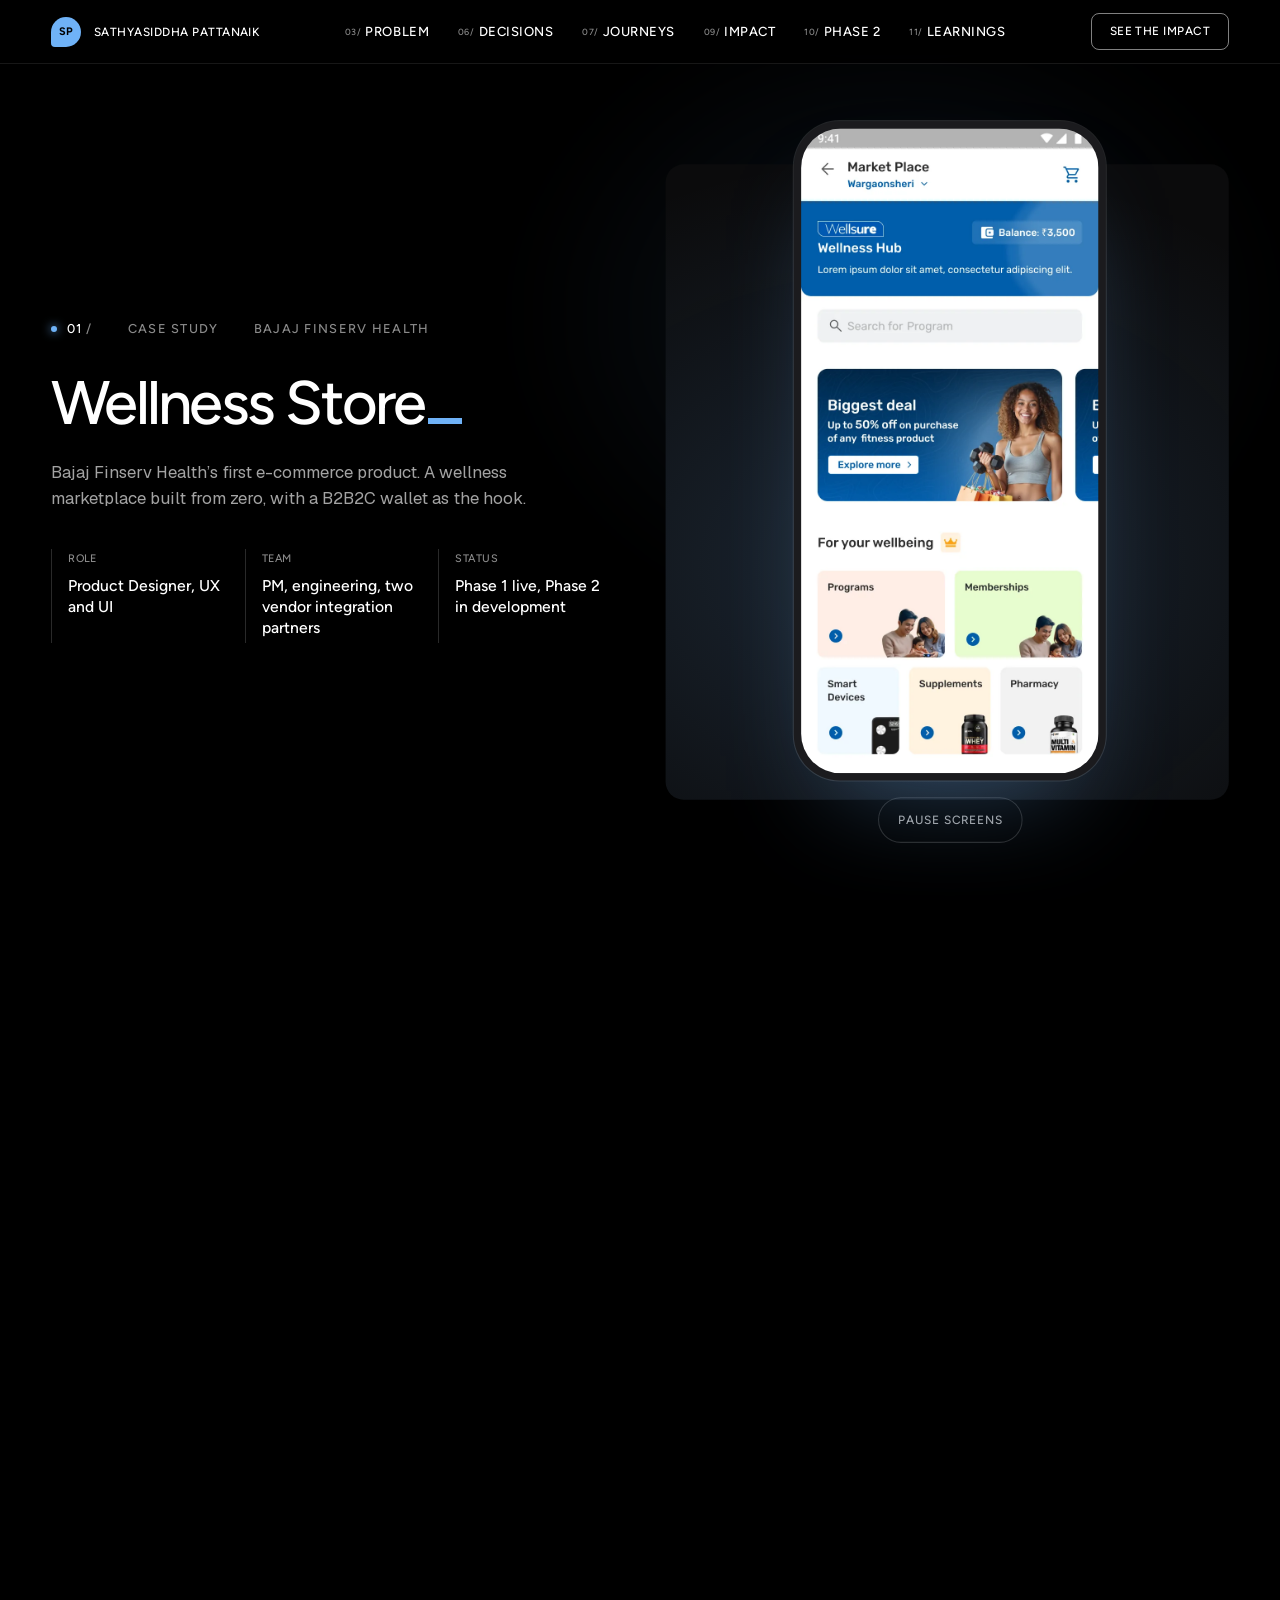
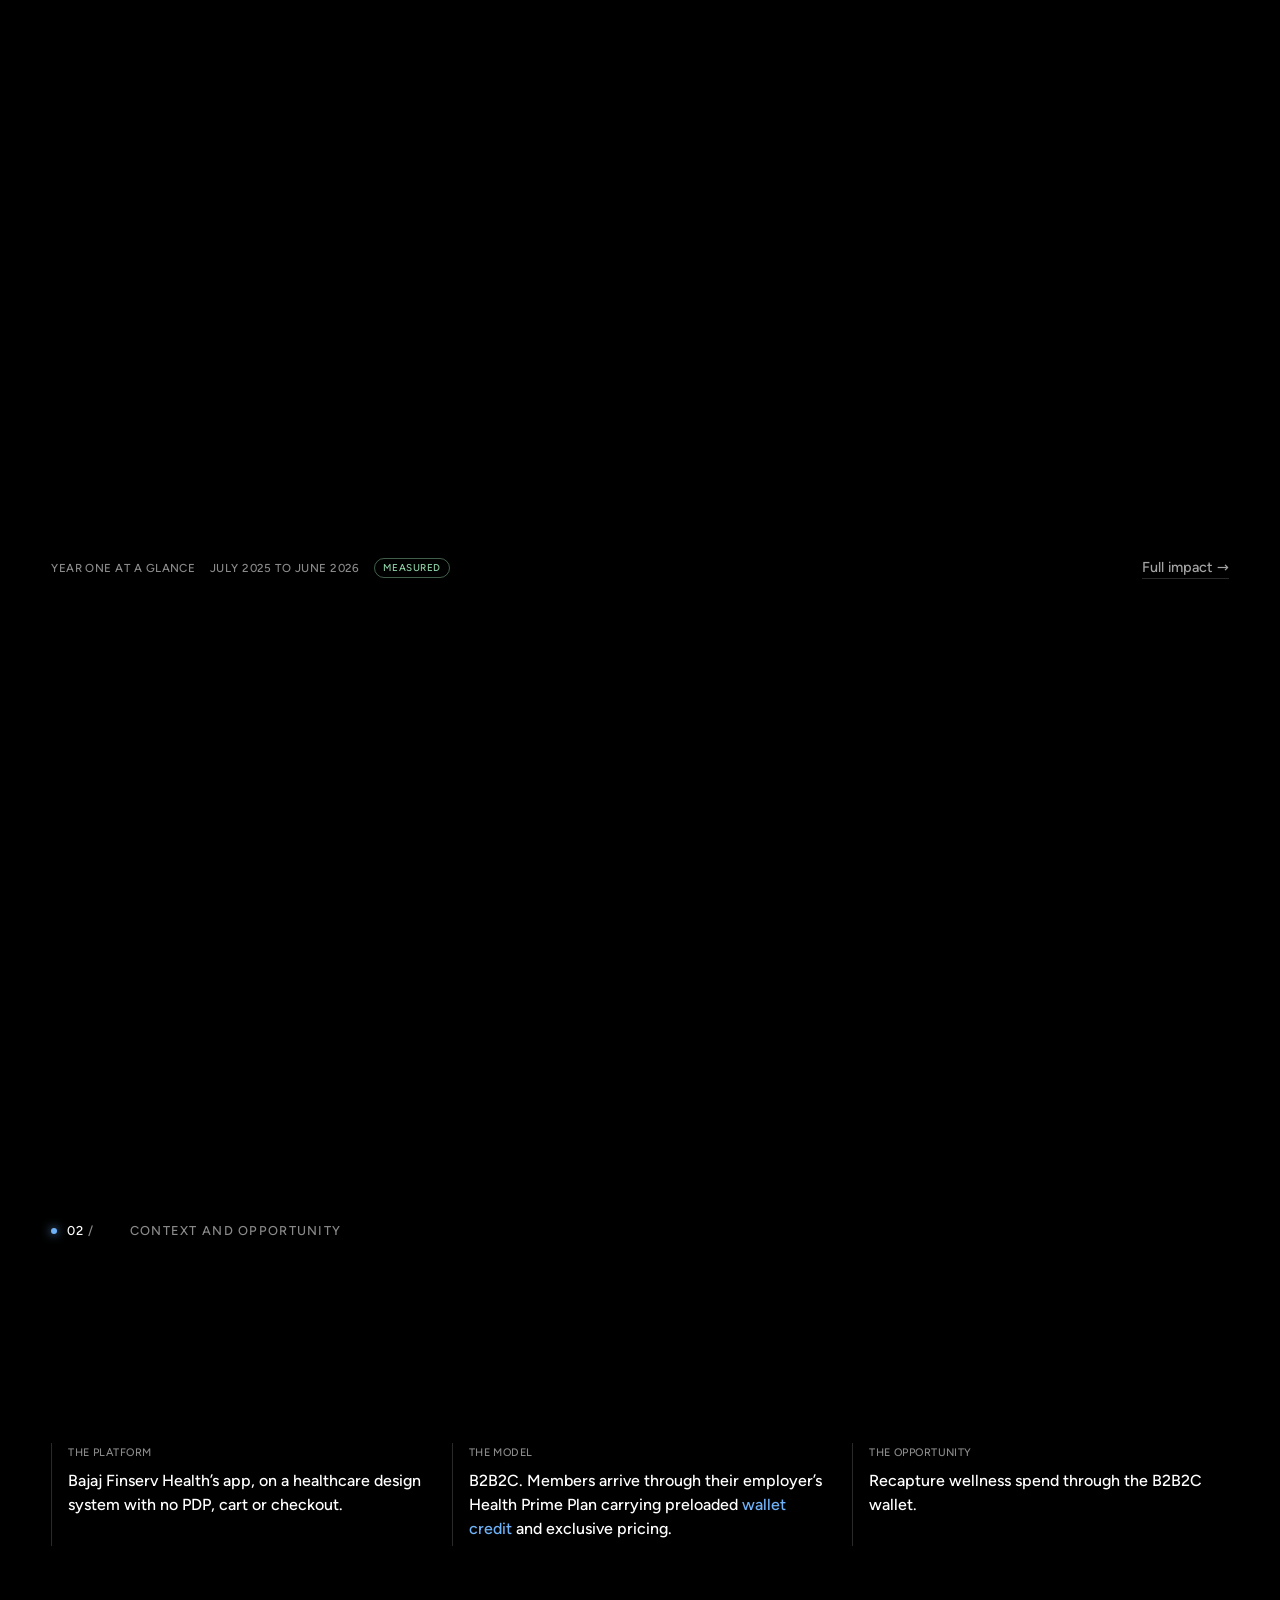
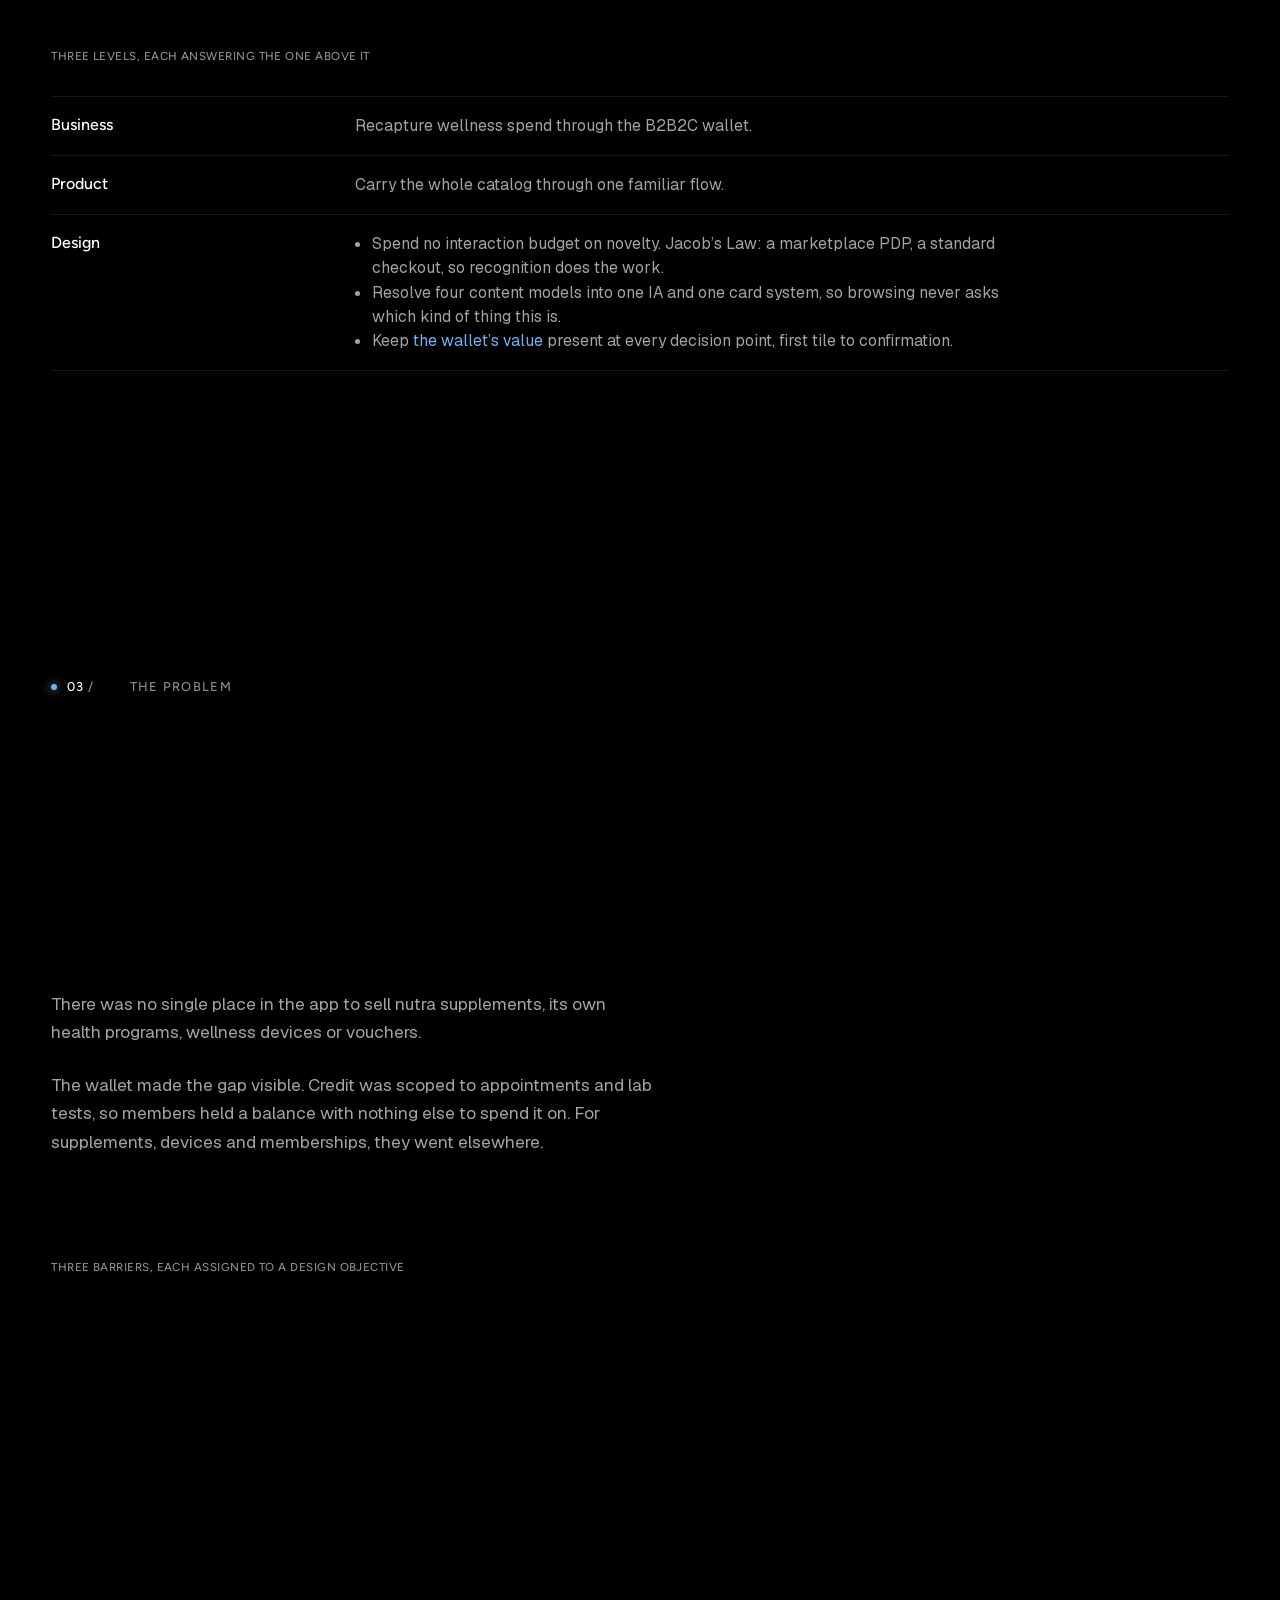
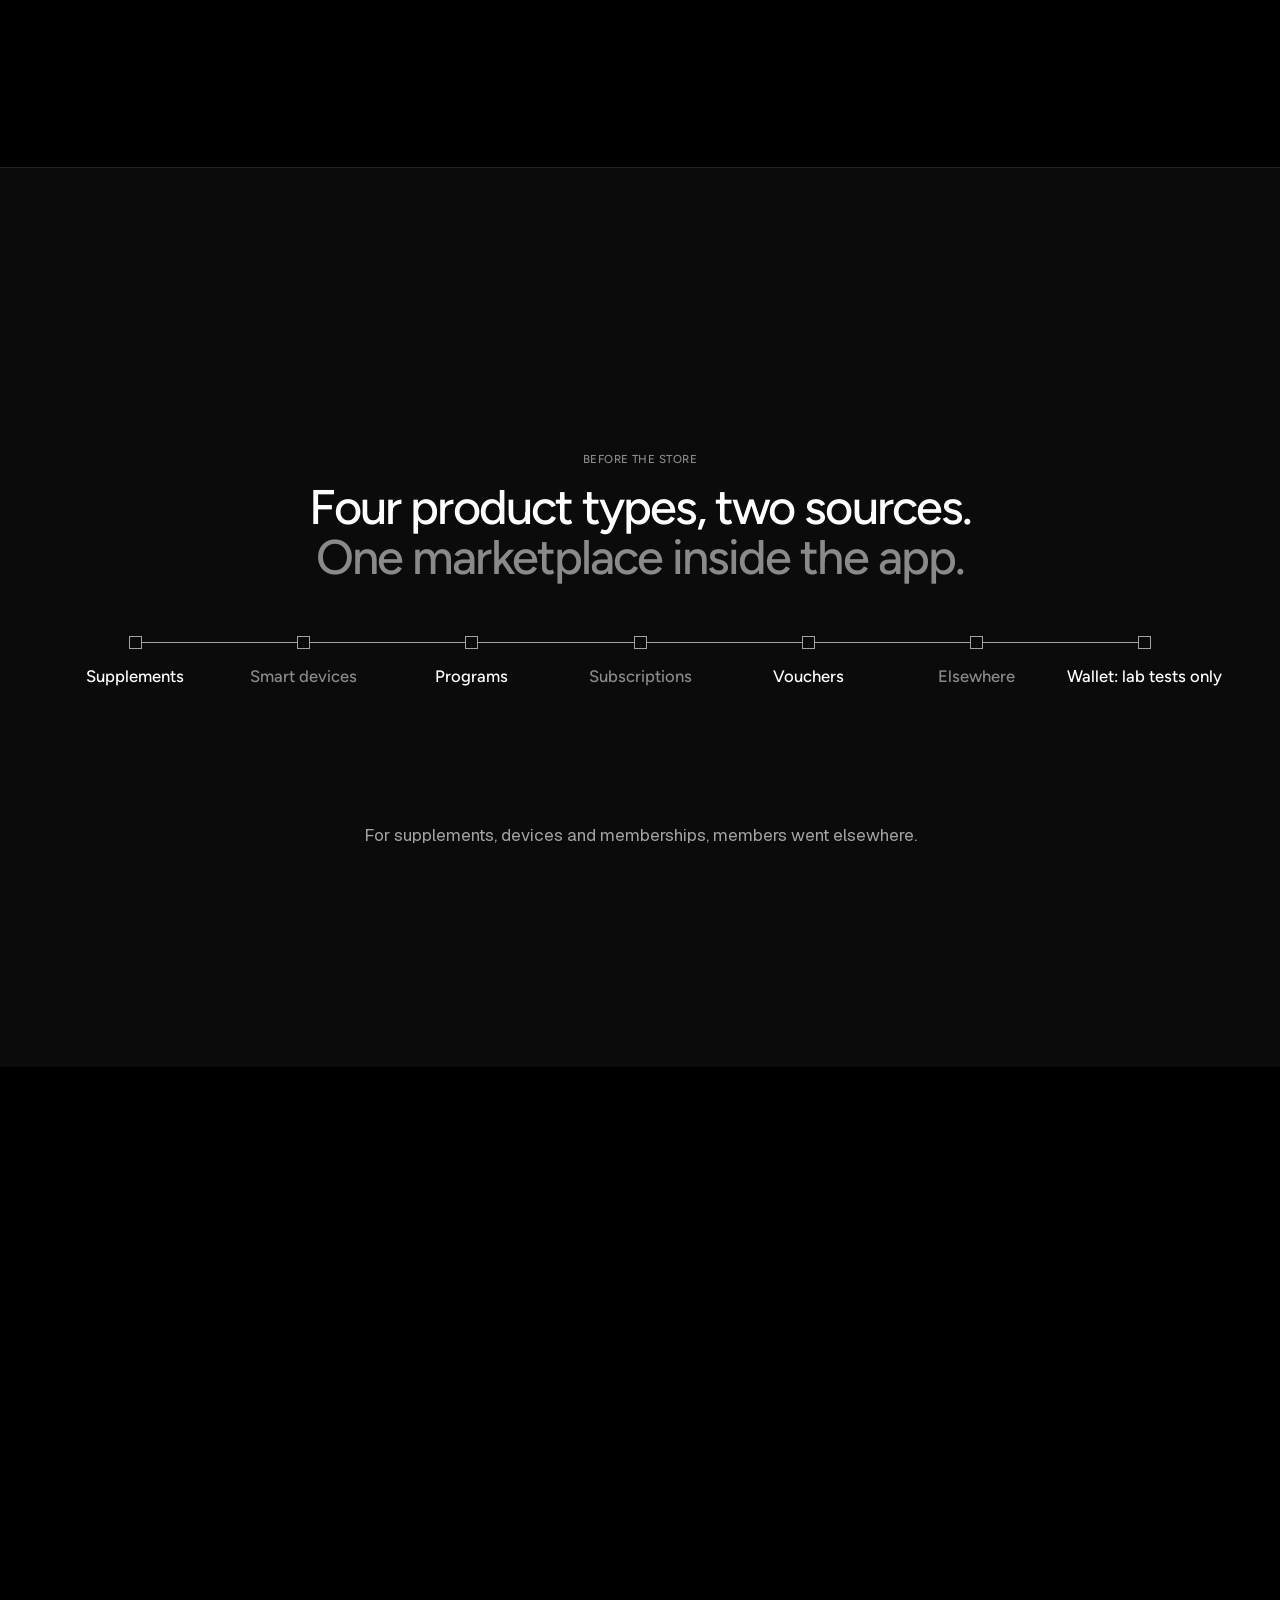
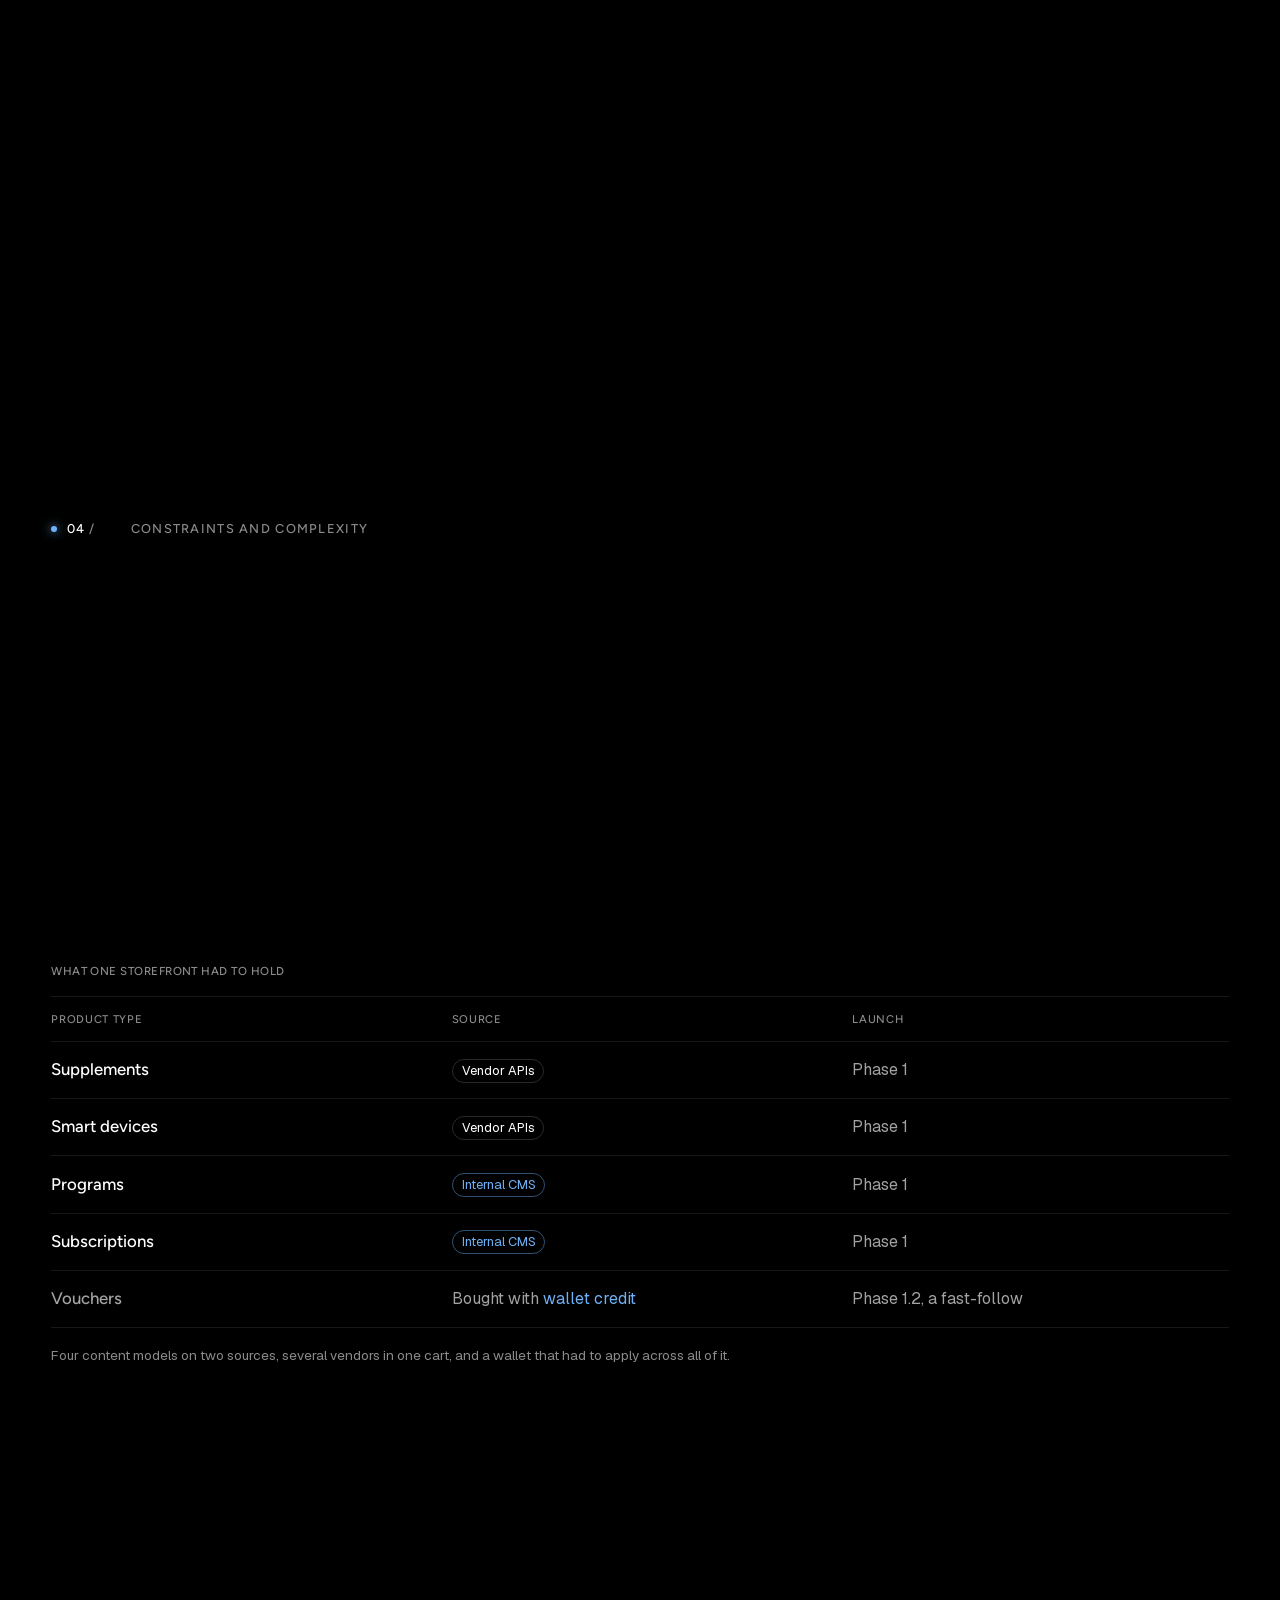
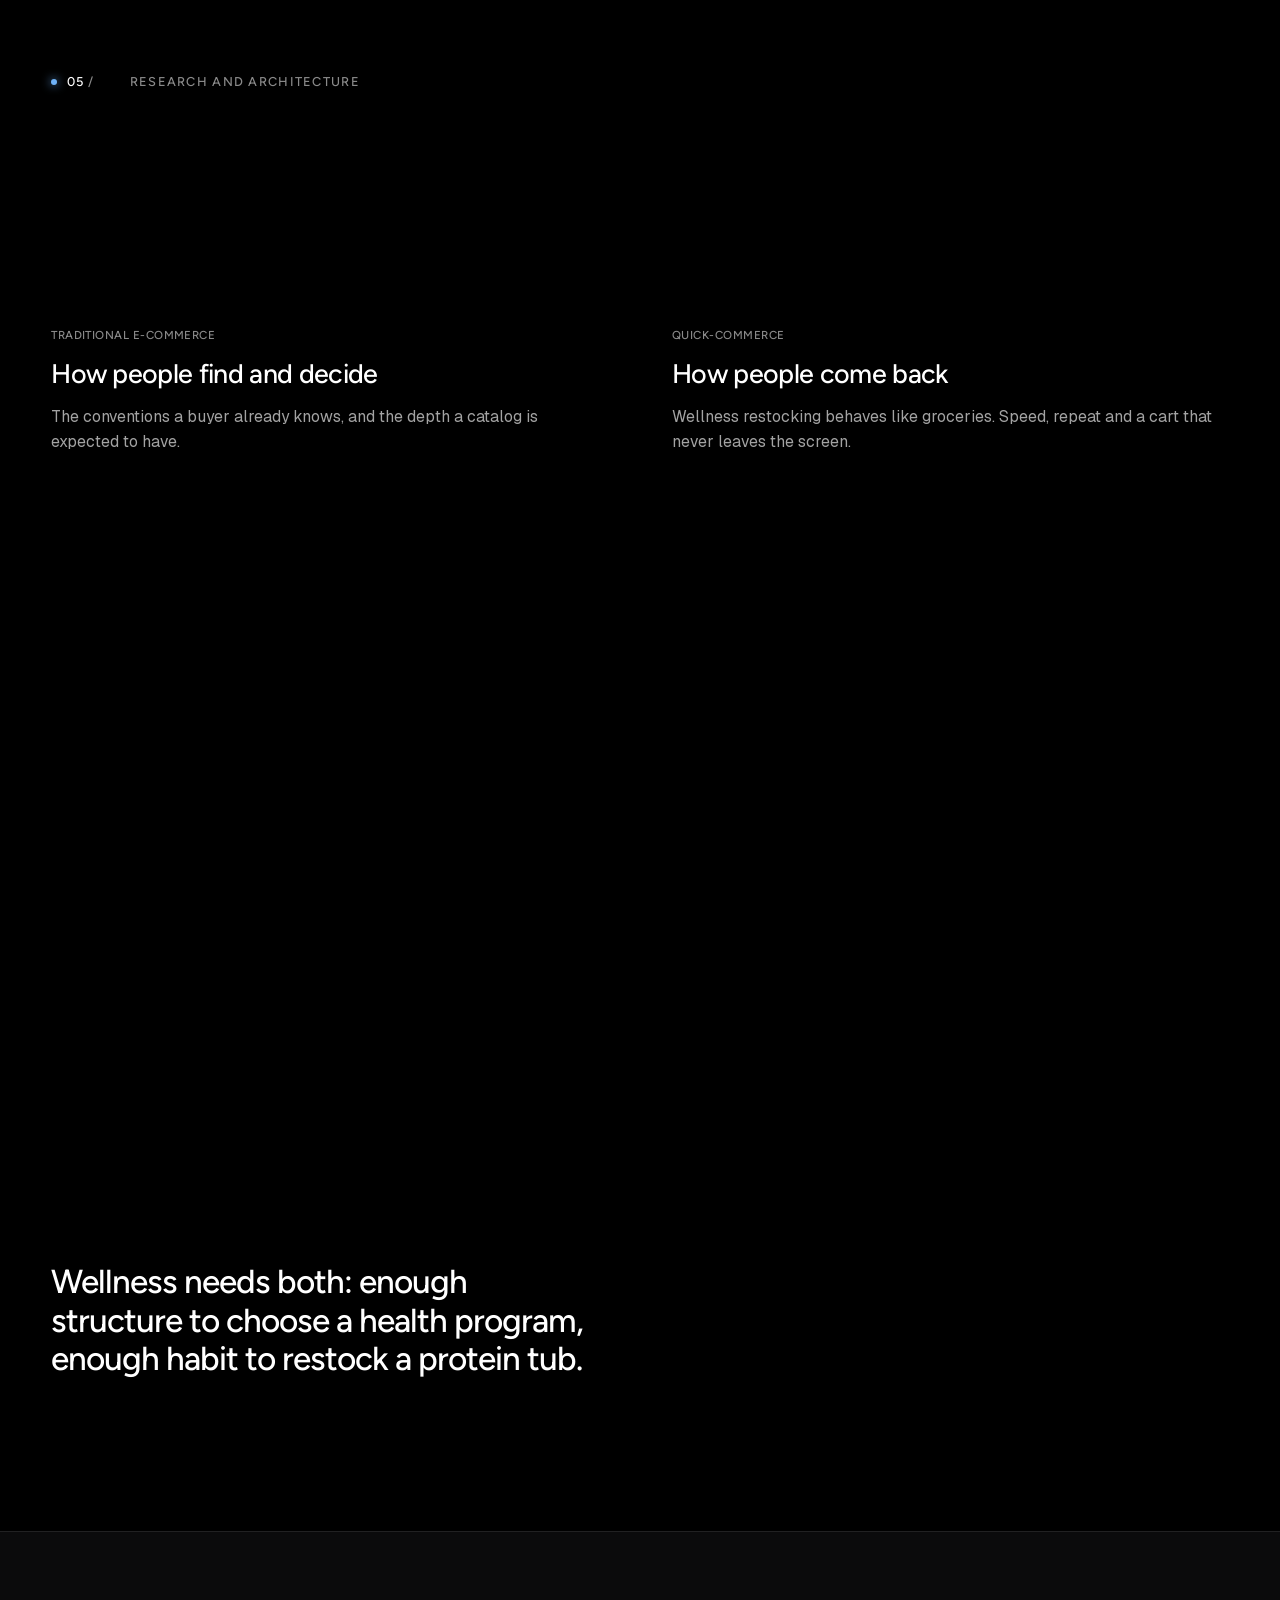
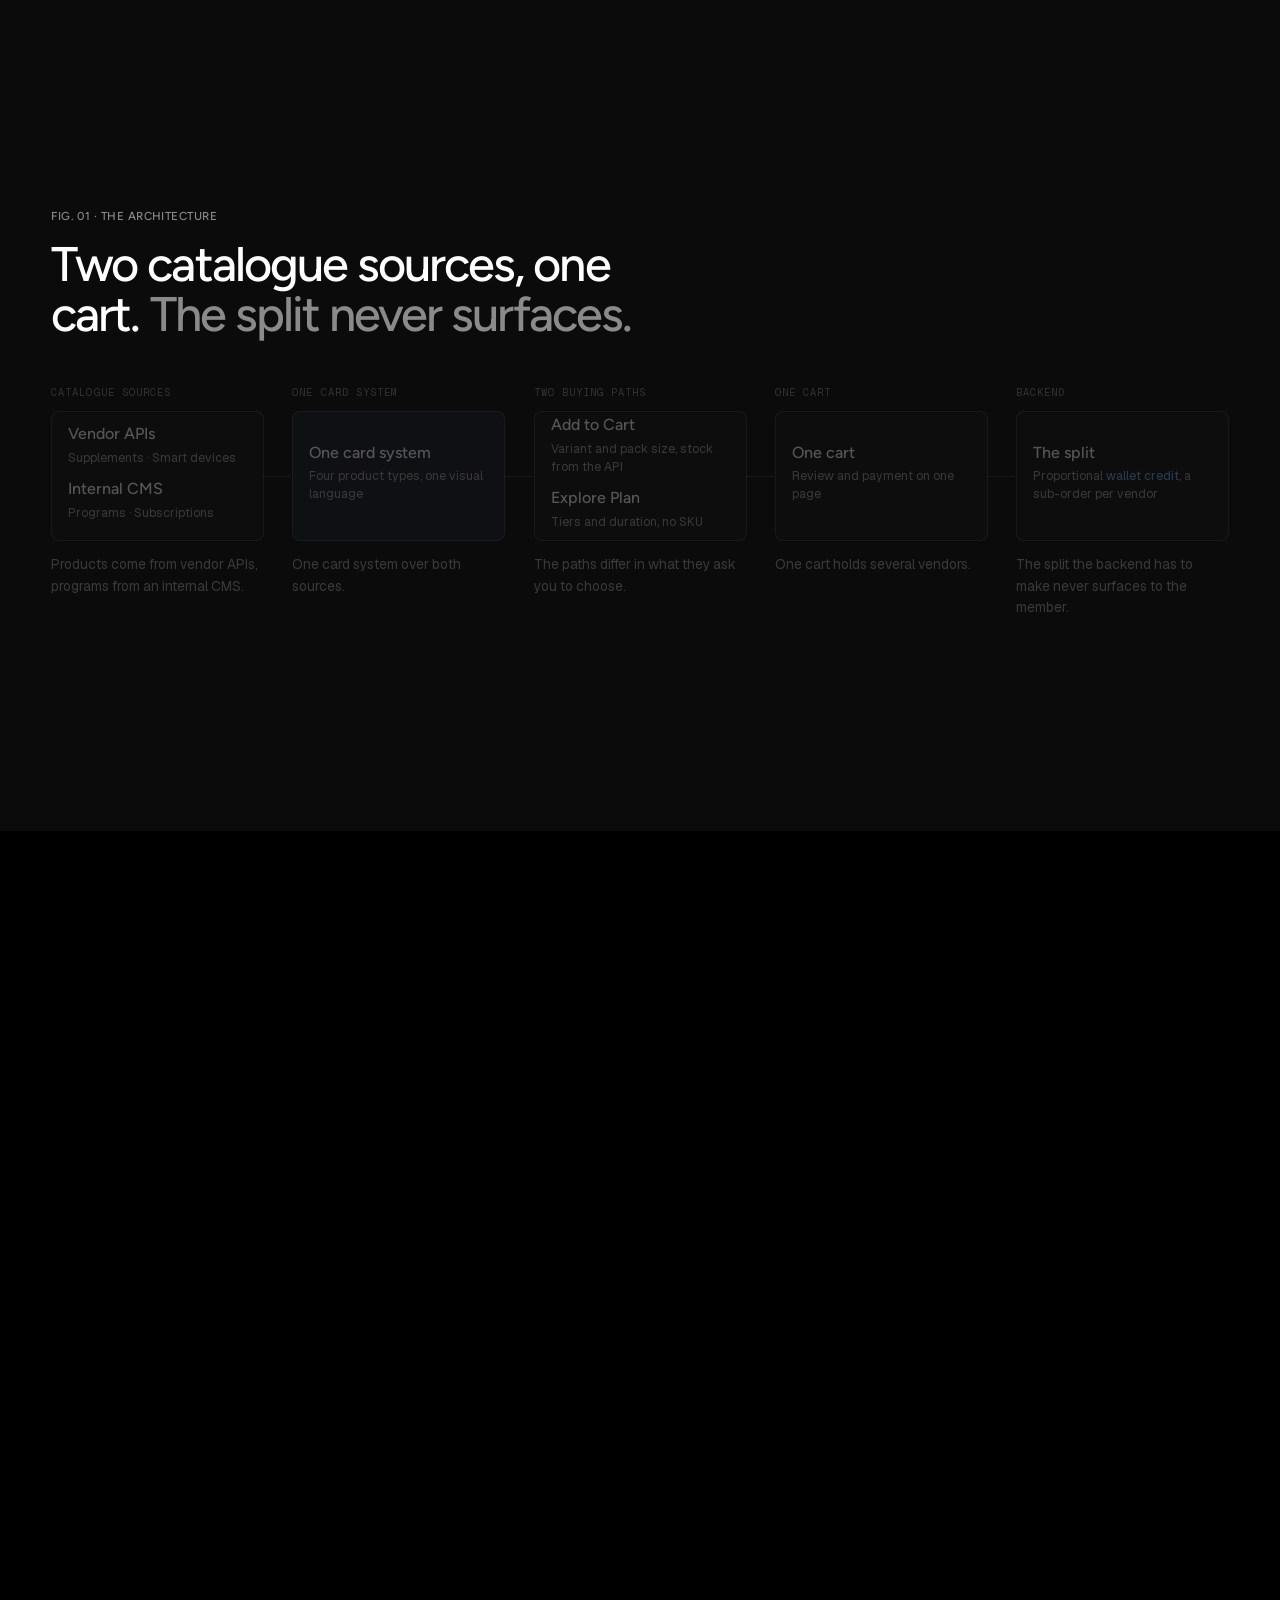
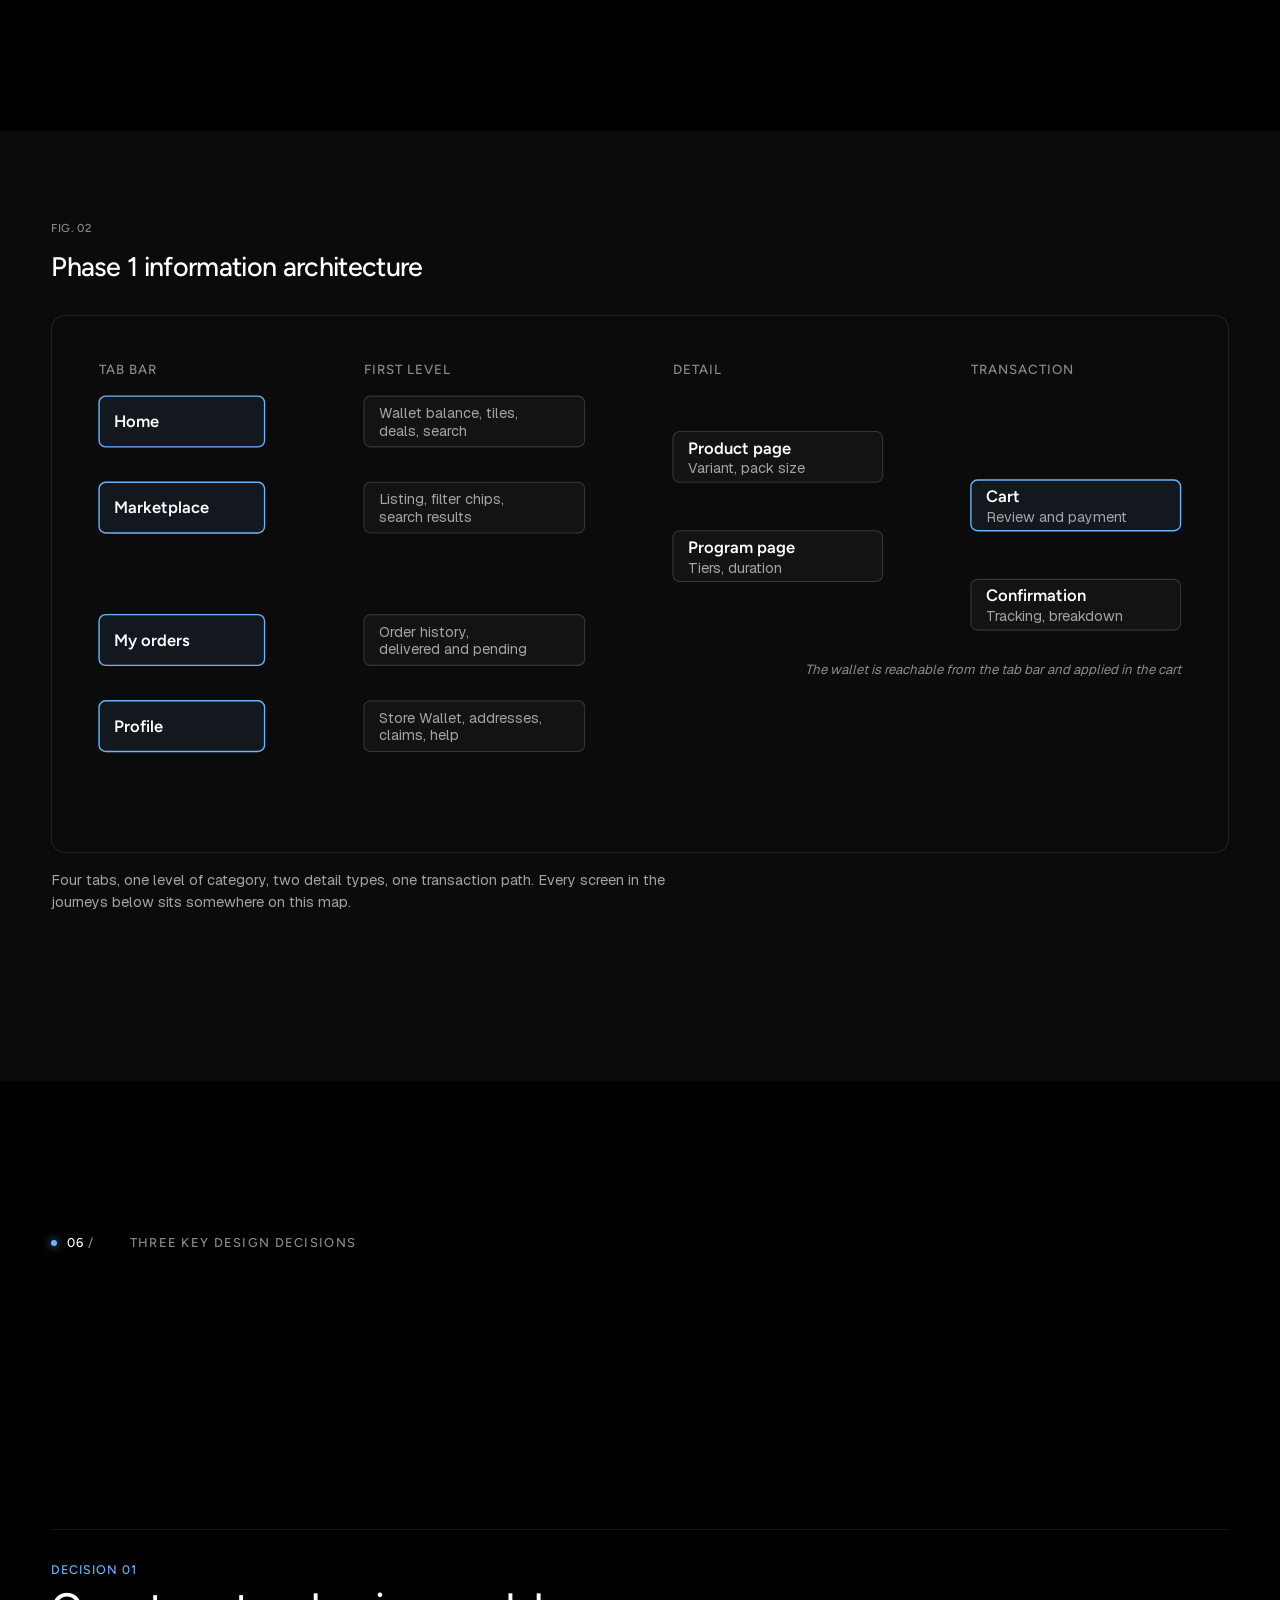
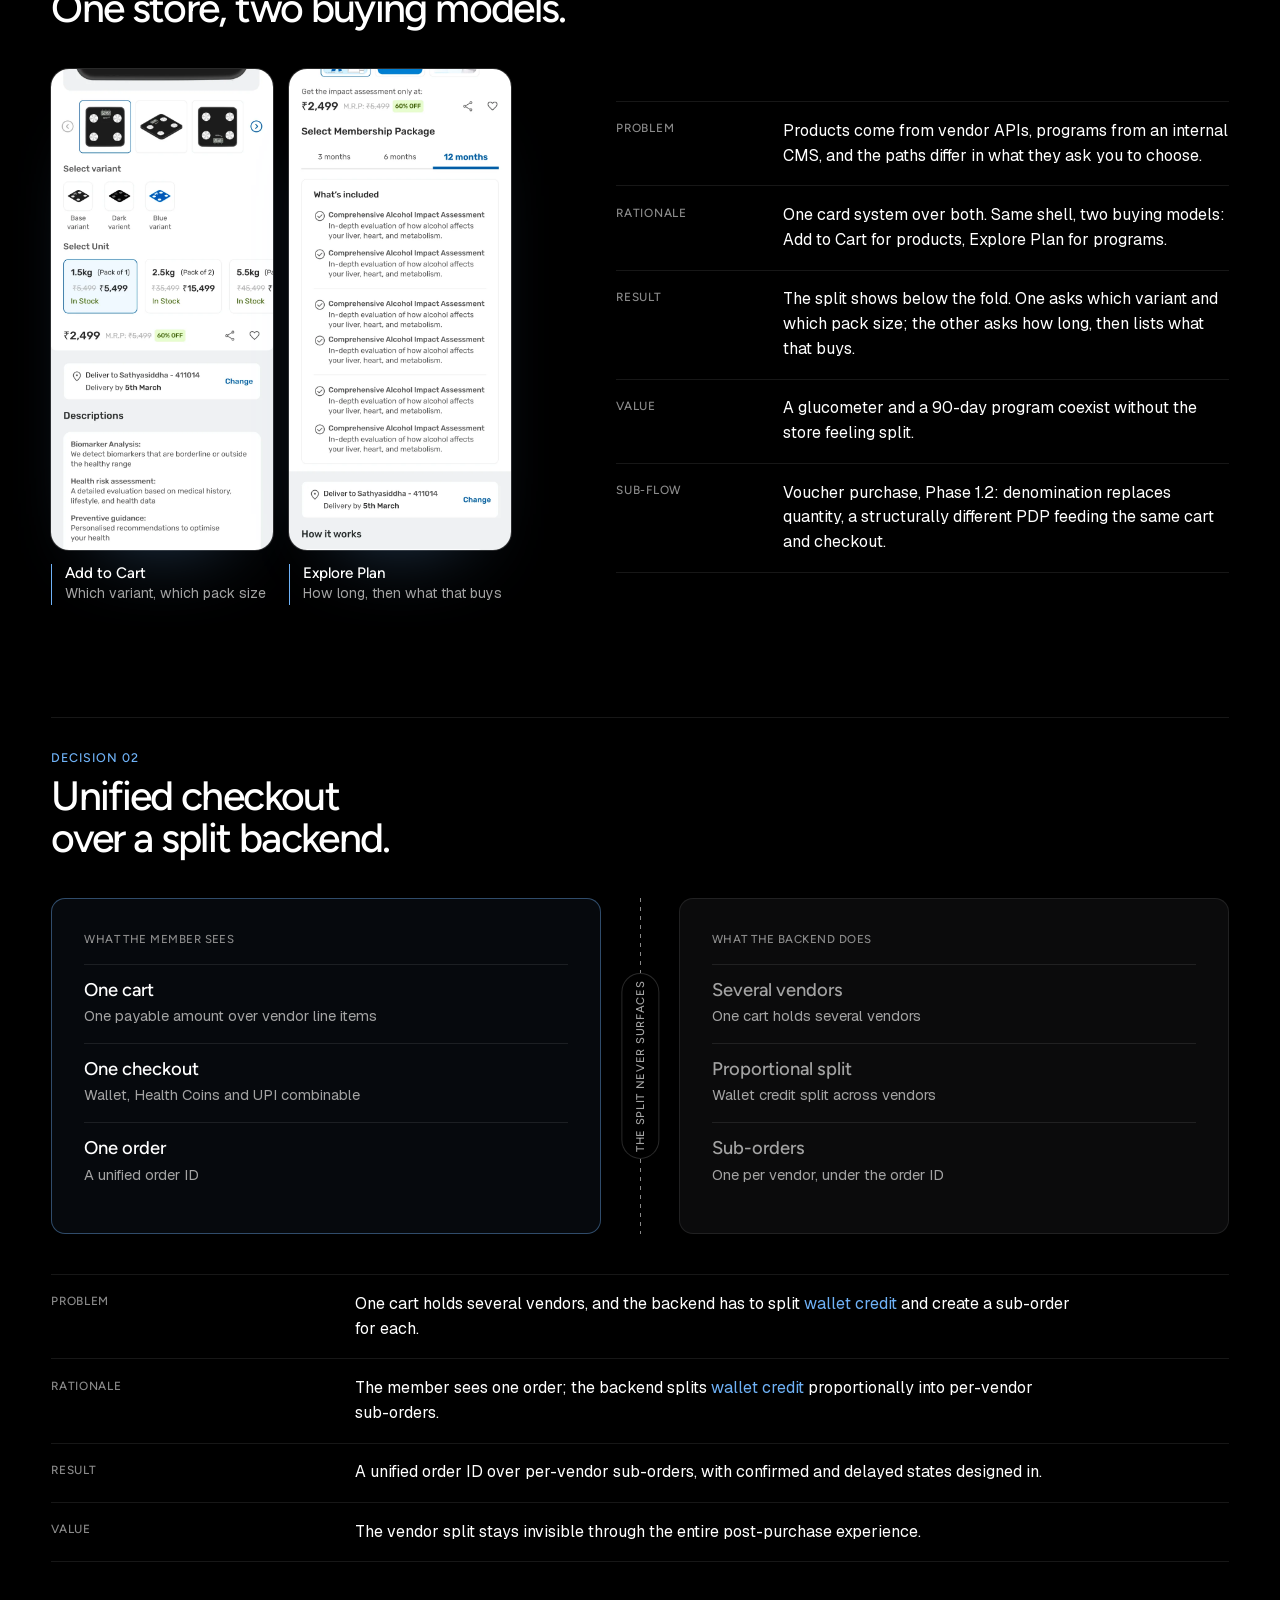
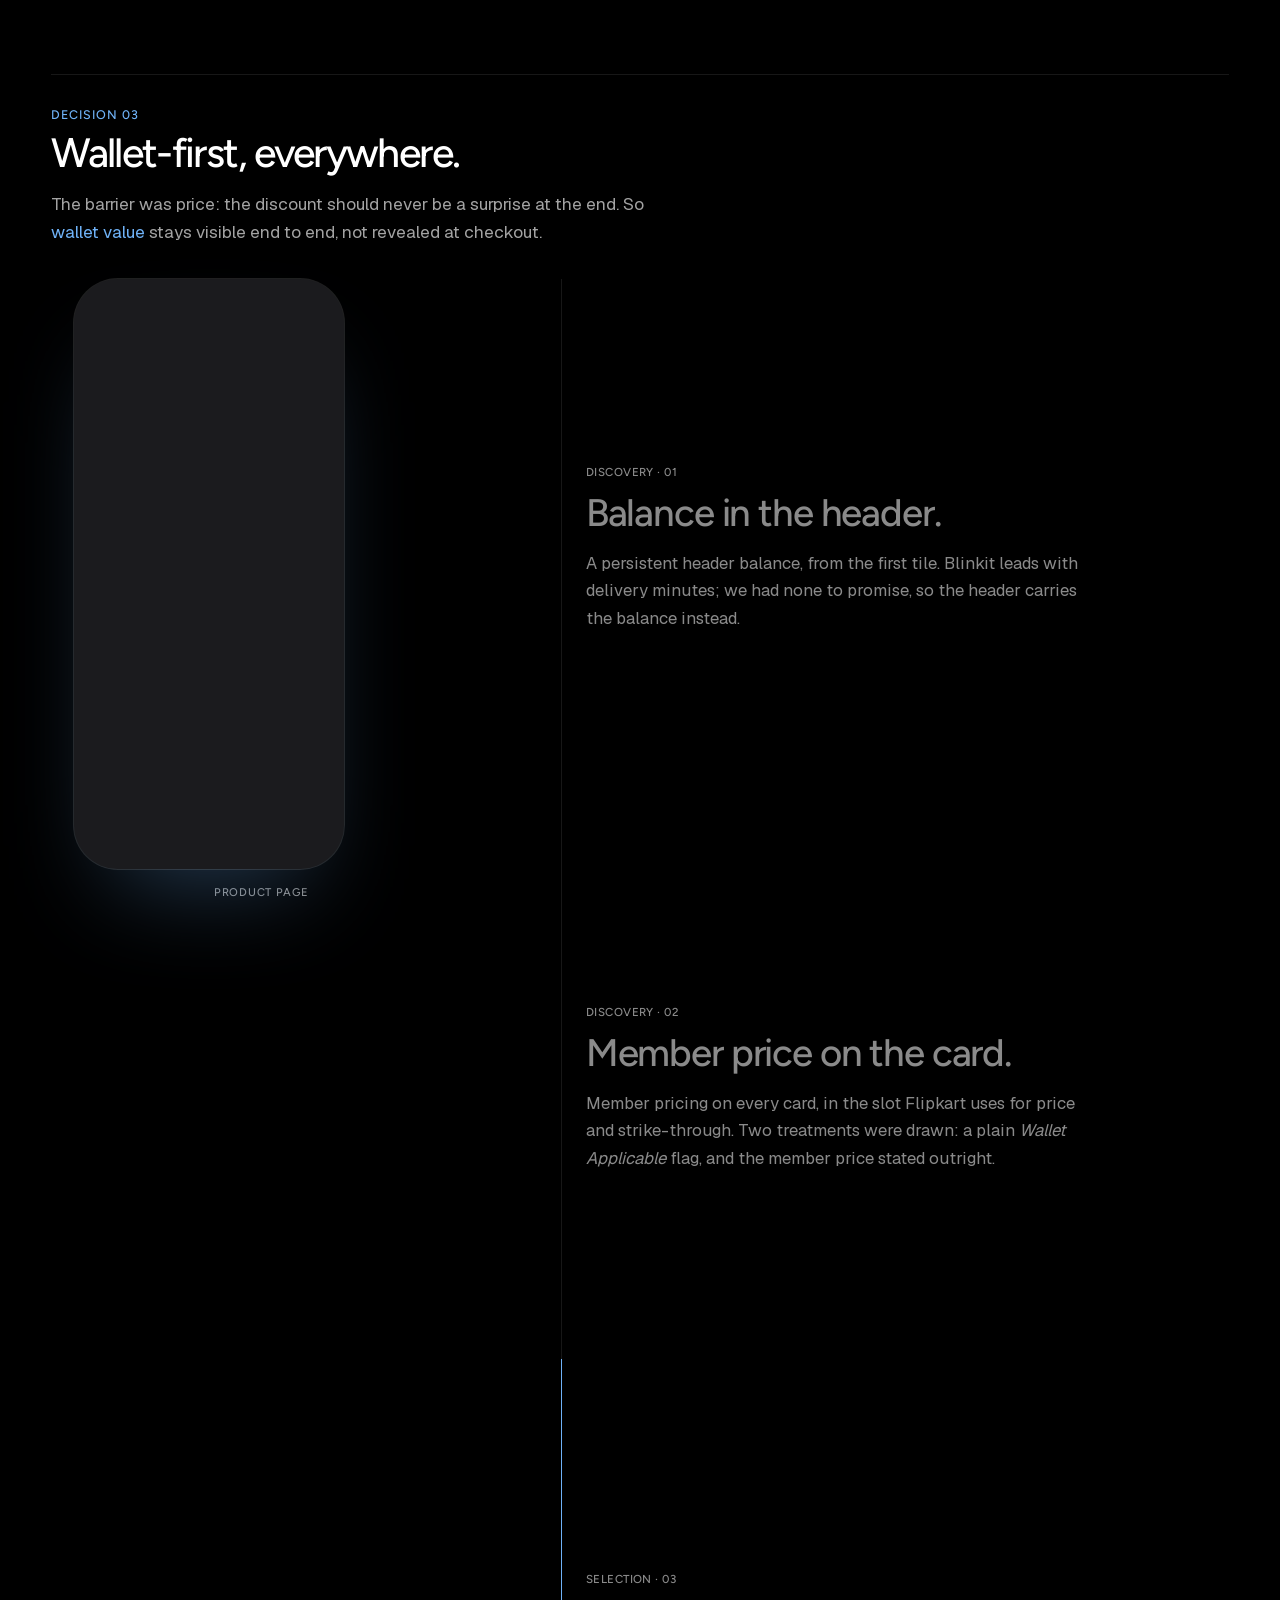
<file: index.html>
<!doctype html>
<html lang="en">
<head>
<meta charset="utf-8">
<meta name="viewport" content="width=device-width, initial-scale=1">
<meta name="color-scheme" content="dark">
<meta name="theme-color" content="#000000">
<link rel="icon" href="data:image/svg+xml,%3Csvg xmlns='http://www.w3.org/2000/svg' viewBox='0 0 32 32'%3E%3Crect width='32' height='32' rx='4' fill='%23000'/%3E%3Ccircle cx='16' cy='16' r='6' fill='%236FB2F7'/%3E%3C/svg%3E">
<title>Wellness Store, a product design case study</title>
<meta name="description" content="Bajaj Finserv Health's first e-commerce product. A wellness marketplace built from zero, with a B2B2C wallet as the hook.">
<link rel="preload" href="public/fonts/figtree-var.woff2" as="font" type="font/woff2" crossorigin>
<link rel="preload" href="public/fonts/Geist-var-latin.woff2" as="font" type="font/woff2" crossorigin>
<link rel="stylesheet" href="fonts.css">
<link rel="stylesheet" href="kit.css">
<link rel="stylesheet" href="page.css">
<script>document.documentElement.classList.add('js');</script>
</head>
<body>
<a class="skip" href="#context">Skip to the case study</a>

<header class="bar" aria-label="Case study">
  <a class="bar-id" href="https://uxsiddha.github.io/home" aria-label="Sathyasiddha Pattanaik, portfolio home"><b>SP</b><span>Sathyasiddha Pattanaik</span></a>
  <nav class="bar-nav" aria-label="Chapters">
    <a class="slink" href="#problem"><sup>03/</sup>Problem</a><a class="slink" href="#decisions"><sup>06/</sup>Decisions</a><a class="slink" href="#journeys"><sup>07/</sup>Journeys</a><a class="slink" href="#impact"><sup>09/</sup>Impact</a><a class="slink" href="#phase2"><sup>10/</sup>Phase 2</a><a class="slink" href="#learnings"><sup>11/</sup>Learnings</a>
  </nav>
  <a class="btn btn-solid" href="#impact">See the impact</a>
  <span class="bar-progress" aria-hidden="true"><i></i></span>
</header>

<main id="main">

<!-- ================================================= 01 HERO AND OVERVIEW
     One pinned stage, one phone. The headline gives way to the store as the
     phone crosses the stage; the screens step through the buying journey. -->
<section class="act-a pin" id="top" data-pin data-span="0.7" aria-labelledby="hero-h">
  <div class="pin-stage">
    <div class="a-surface" aria-hidden="true"></div>
    <div class="wrap a-grid">
      <div class="a-hero">
        <div class="mark"><span>01</span><span>Case study</span><span>Bajaj Finserv Health</span></div>
        <h1 id="hero-h" class="h-hero">Wellness Store<span class="cur" aria-hidden="true"></span></h1>
        <p class="lede">Bajaj Finserv Health&rsquo;s first e-commerce product. A wellness marketplace built from zero, with a B2B2C wallet as the hook.</p>
        <dl class="cols">
          <div><dt>Role</dt><dd>Product Designer, UX and UI</dd></div>
          <div><dt>Team</dt><dd>PM, engineering, two vendor integration partners</dd></div>
          <div><dt>Status</dt><dd>Phase 1 live, Phase 2 in development</dd></div>
        </dl>
      </div>
      <div class="a-phone">
        <figure class="device" id="hero-device">
          <div class="swap">
            <img class="is-on" src="public/screens/journeys/home.webp" width="720" height="1560" alt="Home: wallet balance in the header above entitlement tiles." fetchpriority="high" decoding="async">
            <img src="public/screens/journeys/listing.webp" width="720" height="1560" alt="Listing: filter chips above product cards." loading="lazy" decoding="async">
            <img src="public/screens/pdp-product.webp" width="720" height="1560" alt="Product page: variant swatches above a unit selector giving each pack size its own price and stock state." loading="lazy" decoding="async">
            <img src="public/screens/pdp-program.webp" width="720" height="1560" alt="Program page: a Select Membership Package tab row above a What&apos;s included checklist." loading="lazy" decoding="async">
            <img src="public/screens/journeys/cart.webp" width="720" height="1560" alt="Cart: one payable amount over vendor line items with quantity steppers." loading="lazy" decoding="async">
            <img src="public/screens/journeys/confirmation.webp" width="720" height="1560" alt="Confirmation: order placed, with tracking and a payment breakdown." loading="lazy" decoding="async">
          </div>
        </figure>
      </div>
      <div class="a-built" id="built">
        <div class="mark"><span>01</span><span>Overview</span><span>2025 to 2026</span></div>
        <h2 class="h-sec" id="built-h" tabindex="-1">An ecommerce layer, built inside the app that already existed.</h2>
        <p class="body">Four product types in one build: supplements and smart devices alongside in-house programs and subscriptions.</p>
        <ol class="asks is-auto" id="built-asks" aria-label="The Phase 1 screens the phone is showing">
          <li><span>Home</span>Wallet balance above entitlement tiles</li>
          <li><span>Browse</span>Filter chips above product cards</li>
          <li><span>Product</span>Variant and pack size</li>
          <li><span>Program</span>Membership package and what&rsquo;s included</li>
          <li><span>Cart</span>One payable amount over vendor lines</li>
          <li><span>Confirmed</span>Tracking and a payment breakdown</li>
        </ol>
      </div>
    </div>
  </div>
</section>

<!-- ================================================= YEAR ONE AT A GLANCE
     Closes the opening fold: the measured year-one figures from 09 Business
     impact, summarised. Same numbers, nothing new; the full curve and the
     attribution caveat stay in #impact. -->
<section class="glance" aria-labelledby="glance-h">
  <div class="wrap">
    <div class="glance-head">
      <h2 id="glance-h" class="kicker">Year one at a glance <span class="g-when">July 2025 to June 2026</span> <span class="tag-m">Measured</span></h2>
      <a class="g-more" href="#impact">Full impact <span aria-hidden="true">&rarr;</span></a>
    </div>
    <div class="g-grid">
      <article class="g-card g-hero rv">
        <p class="g-k">Monthly revenue</p>
        <p class="g-num"><small class="g-from">~&#8377;44K <span aria-hidden="true">&rarr;</span></small> <small class="pre">~&#8377;</small><span data-count="11.6" data-decimals="1">11.6</span><small>L</small></p>
        <p class="g-sub">Month one to the April 2026 peak.</p>
        <p class="g-delta"><span aria-hidden="true">&#8599;</span> ~26&times; in nine months</p>
        <div class="g-chart">
          <svg class="g-spark" viewBox="0 0 600 160" preserveAspectRatio="none" role="img" aria-label="Monthly revenue, July 2025 to June 2026: from 0.4 lakh rupees, climbing to a peak of 11.6 lakh in April 2026, then easing to 4.2 lakh by June.">
          <path class="area" d="M0,145.7 L54.5,126.2 L109.1,104.5 L163.6,106.7 L218.2,103.4 L272.7,113.2 L327.3,108.8 L381.8,81.8 L436.4,36.2 L490.9,24.3 L545.5,48.2 L600,104.5 L600,160 L0,160 Z"></path>
          <path class="line" pathLength="1" d="M0,145.7 L54.5,126.2 L109.1,104.5 L163.6,106.7 L218.2,103.4 L272.7,113.2 L327.3,108.8 L381.8,81.8 L436.4,36.2 L490.9,24.3 L545.5,48.2 L600,104.5"></path>
        </svg>
          <span class="g-peak" aria-hidden="true" style="--x: 81.8%; --y: 0.152;"><b>11.6</b></span>
        </div>
        <div class="g-axis" aria-hidden="true"><span>Jul 2025</span><span>Jun 2026</span></div>
      </article>
      <article class="g-card rv">
        <p class="g-num"><small class="pre">~&#8377;</small><span data-count="66">66</span><small>L</small></p>
        <p class="g-k">Revenue</p>
        <p class="g-sub">Year one, Phase 1 and 1.2.</p>
      </article>
      <article class="g-card rv">
        <p class="g-num"><span data-count="26">26</span><small>%</small></p>
        <p class="g-k">Margin</p>
        <p class="g-sub">On ~&#8377;17L profit.</p>
      </article>
      <article class="g-card rv">
        <p class="g-num"><small class="pre">~</small><span data-count="940">940</span></p>
        <p class="g-k">Orders</p>
        <p class="g-sub">Across all four product types.</p>
      </article>
      <article class="g-card rv">
        <p class="g-num"><small class="pre">~&#8377;</small><span data-count="37">37</span><small>L</small></p>
        <p class="g-k">Top earner</p>
        <p class="g-sub">A fitness membership tie-up. Programs led.</p>
      </article>
    </div>
  </div>
</section>

<!-- ================================================= 02 CONTEXT AND OPPORTUNITY -->
<section class="sec context" id="context" aria-labelledby="ctx-h">
  <div class="wrap">
    <div class="mark"><span>02</span><span>Context and opportunity</span></div>
    <h2 id="ctx-h" class="h-statement rv">Turning employer-funded <span class="wallet">wallet credit</span> <em>into wellness sales.</em></h2>
    <dl class="cols ctx-cols">
      <div><dt>The platform</dt><dd>Bajaj Finserv Health&rsquo;s app, on a healthcare design system with no PDP, cart or checkout.</dd></div>
      <div><dt>The model</dt><dd>B2B2C. Members arrive through their employer&rsquo;s Health Prime Plan carrying preloaded <span class="wallet">wallet credit</span> and exclusive pricing.</dd></div>
      <div><dt>The opportunity</dt><dd>Recapture wellness spend through the B2B2C wallet.</dd></div>
    </dl>
    <div class="sec-gap">
      <p class="kicker">Three levels, each answering the one above it</p>
      <dl class="rows">
        <div><dt>Business</dt><dd>Recapture wellness spend through the B2B2C wallet.</dd></div>
        <div><dt>Product</dt><dd>Carry the whole catalog through one familiar flow.</dd></div>
        <div><dt>Design</dt><dd><ul>
          <li>Spend no interaction budget on novelty. Jacob&rsquo;s Law: a marketplace PDP, a standard checkout, so recognition does the work.</li>
          <li>Resolve four content models into one IA and one card system, so browsing never asks which kind of thing this is.</li>
          <li>Keep <span class="wallet">the wallet&rsquo;s value</span> present at every decision point, first tile to confirmation.</li>
        </ul></dd></div>
      </dl>
    </div>
  </div>
</section>

<!-- ================================================= 03 THE PROBLEM -->
<section class="sec problem" id="problem" aria-labelledby="problem-h">
  <div class="wrap">
    <div class="mark"><span>03</span><span>The problem</span></div>
    <h2 id="problem-h" class="h-statement rv">Supplements, programs, devices, vouchers. <em>No one place to sell any of them.</em></h2>
    <div class="pb-row">
      <div>
        <p class="body">There was no single place in the app to sell nutra supplements, its own health programs, wellness devices or vouchers.</p>
        <p class="body">The wallet made the gap visible. Credit was scoped to appointments and lab tests, so members held a balance with nothing else to spend it on. For supplements, devices and memberships, they went elsewhere.</p>
      </div>
      <div class="who who-1">
        <div><p class="kicker">Primary &middot; B2B2C members</p><p>Employees on a Health Prime plan their employer bought. They arrive with preloaded <span class="wallet">wallet credit</span> and exclusive pricing.</p></div>
        <div><p class="kicker">Also &middot; GMC groups</p><p>Members covered under Group Medical Coverage, reached through the same plan structure.</p></div>
      </div>
    </div>
    <p class="kicker sec-gap">Three barriers, each assigned to a design objective</p>
    <ol class="disc two">
      <li class="disc-h" aria-hidden="true"><span>Barrier</span><span>Design objective</span></li>
      <li><span>Too many options</span><span>Hold all four product types in one IA and one card system, so breadth never becomes noise.</span></li>
      <li><span>Trust</span><span>Lean on patterns members already know, so nothing about the mechanics of buying asks to be learned.</span></li>
      <li><span>Price</span><span>Keep <span class="wallet">the wallet&rsquo;s value</span> visible from home through confirmation, so the discount is never a surprise at the end.</span></li>
    </ol>
  </div>
</section>

<!-- problem -> solution: the scattered catalogue collapses into one storefront -->
<section class="act-c pin" id="collapse" data-pin data-span="0.75" aria-labelledby="collapse-h">
  <div class="pin-stage">
    <div class="wrap c-wrap">
      <div class="c-head">
        <p class="kicker"><span class="c-l0">Before the store</span><span class="c-l1">What was needed</span></p>
        <h2 id="collapse-h" class="h-sec">Four product types, two sources. <em>One marketplace inside the app.</em></h2>
      </div>
      <div class="c-flow">
        <p class="c-old">Supplements &middot; Smart devices &middot; Programs &middot; Subscriptions &middot; Vouchers &middot; Wallet for appointments and lab tests only</p>
        <ol class="c-steps" aria-label="The catalogue, before and after">
          <li class="swap"><i></i><span class="a">Supplements</span><span class="b">One IA</span></li>
          <li class="drop"><i></i><span>Smart devices</span></li>
          <li class="swap"><i></i><span class="a">Programs</span><span class="b">One card system</span></li>
          <li class="drop"><i></i><span>Subscriptions</span></li>
          <li class="swap"><i></i><span class="a">Vouchers</span><span class="b">One cart</span></li>
          <li class="drop"><i></i><span>Elsewhere</span></li>
          <li class="swap"><i></i><span class="a">Wallet: lab tests only</span><span class="b">Wallet credit</span></li>
        </ol>
        <div class="c-cart" aria-hidden="true"><span>One cart</span><span>One checkout</span><span class="wallet">Wallet credit applied</span></div>
      </div>
      <p class="c-note"><span class="c-n0">For supplements, devices and memberships, members went elsewhere.</span><span class="c-n1">One cart, one checkout, and wallet credit that finally had somewhere to go.</span></p>
    </div>
  </div>
</section>

<!-- ================================================= 04 CONSTRAINTS AND COMPLEXITY -->
<section class="sec" id="constraints" aria-labelledby="con-h">
  <div class="wrap">
    <div class="mark"><span>04</span><span>Constraints and complexity</span></div>
    <h2 id="con-h" class="h-statement rv">Two constraints shaped <em>everything that followed.</em></h2>
    <dl class="cols facts two-up">
      <div><dt>01 &middot; No platform, no commerce patterns</dt><dd>The healthcare design system had no PDP, cart or checkout, and no vocabulary for quick-commerce or traditional e-commerce. Iterated toward commerce, not forked into a second system.</dd></div>
      <div><dt>02 &middot; An ASAP go-live</dt><dd>Reuse over custom builds. Vouchers as a fast-follow, not an MVP blocker. Personalization deferred. Designing to what engineering could ship was the job, not a compromise.</dd></div>
    </dl>
    <div class="sec-gap">
      <p class="kicker">What one storefront had to hold</p>
      <div class="cx" role="table" aria-label="Product types, where each comes from, and when it launched">
        <div class="cx-row cx-h" role="row"><span role="columnheader">Product type</span><span role="columnheader">Source</span><span role="columnheader">Launch</span></div>
        <div class="cx-row" role="row"><span role="cell">Supplements</span><span role="cell"><i class="src">Vendor APIs</i></span><span role="cell">Phase 1</span></div>
        <div class="cx-row" role="row"><span role="cell">Smart devices</span><span role="cell"><i class="src">Vendor APIs</i></span><span role="cell">Phase 1</span></div>
        <div class="cx-row" role="row"><span role="cell">Programs</span><span role="cell"><i class="src cms">Internal CMS</i></span><span role="cell">Phase 1</span></div>
        <div class="cx-row" role="row"><span role="cell">Subscriptions</span><span role="cell"><i class="src cms">Internal CMS</i></span><span role="cell">Phase 1</span></div>
        <div class="cx-row cx-later" role="row"><span role="cell">Vouchers</span><span role="cell">Bought with <span class="wallet">wallet credit</span></span><span role="cell">Phase 1.2, a fast-follow</span></div>
      </div>
      <p class="fine">Four content models on two sources, several vendors in one cart, and a wallet that had to apply across all of it.</p>
    </div>
  </div>
</section>

<!-- ================================================= 05 RESEARCH AND ARCHITECTURE -->
<section class="sec" id="research" aria-labelledby="research-h">
  <div class="wrap">
    <div class="mark"><span>05</span><span>Research and architecture</span></div>
    <h2 id="research-h" class="h-sec rv">Two categories, <em>studied for two different questions.</em></h2>
    <div class="split2 sec-gap">
      <div><p class="kicker">Traditional e-commerce</p><h3 class="h-sub">How people find and decide</h3><p class="body-sm">The conventions a buyer already knows, and the depth a catalog is expected to have.</p></div>
      <div><p class="kicker">Quick-commerce</p><h3 class="h-sub">How people come back</h3><p class="body-sm">Wellness restocking behaves like groceries. Speed, repeat and a cart that never leaves the screen.</p></div>
    </div>
  </div>
  <div class="screens screens-5" data-still>
    <figure class="scr"><img src="public/research/amazon.jpg" width="720" height="1561" alt="Amazon home: a search field with lens and voice input, a grid of category icons, a seasonal campaign row and a deals grid with discount and countdown labels." loading="lazy" decoding="async"><figcaption><span>Amazon &middot; took</span>A category grid, not a carousel. That fixed the fold: entitlement tiles above a banner.</figcaption></figure>
    <figure class="scr"><img src="public/research/flipkart.webp" width="720" height="1561" alt="Flipkart home: service tabs across the top, a search field, a category tab row, a personalised continue-browsing shelf and a suggested-for-you grid with ratings and struck-through prices." loading="lazy" decoding="async"><figcaption><span>Flipkart &middot; took</span>Price, strike-through and rating on the card itself. The member price sits in the same slot.</figcaption></figure>
    <figure class="scr"><img src="public/research/zepto.webp" width="720" height="1561" alt="Zepto home: a delivery-time promise, store tabs, emoji category tabs, a campaign banner, category tiles each carrying a starting price, a persistent cart pill and a Buy Again tab." loading="lazy" decoding="async"><figcaption><span>Zepto &middot; took</span>A price anchor on every tile and a Buy Again tab. Restocking is a different job from discovery.</figcaption></figure>
    <figure class="scr"><img src="public/research/blinkit.webp" width="720" height="1561" alt="Blinkit home: a store-proximity banner, a delivery time in minutes set as the largest thing on screen, a search field and a category tab row." loading="lazy" decoding="async"><figcaption><span>Blinkit &middot; adapted</span>Delivery time as the headline. We had no minutes to promise, so the header carries the balance instead.</figcaption></figure>
    <figure class="scr"><img src="public/research/instamart.webp" width="720" height="1561" alt="Swiggy Instamart: a mode switcher across Food, Instamart, Dineout and Scenes, a search field, and filter chips for store, offers and speed." loading="lazy" decoding="async"><figcaption><span>Instamart &middot; took</span>One app, several modes behind one switcher. The four product types sit under one card system for the same reason.</figcaption></figure>
  </div>
  <div class="wrap sec-gap">
    <p class="pull">Wellness needs both: enough structure to choose a health program, enough habit to restock a protein tub.</p>
  </div>
</section>

<!-- the architecture, lit layer by layer -->
<section class="act-e pin" id="architecture" data-pin data-span="0.75" aria-labelledby="arch-h">
  <div class="pin-stage">
    <div class="wrap e-wrap">
      <div class="e-head">
        <p class="kicker">Fig. 01 &middot; The architecture</p>
        <h2 id="arch-h" class="h-sec">Two catalogue sources, one cart. <em>The split never surfaces.</em></h2>
      </div>
      <ol class="sys" id="sys" aria-label="The architecture, from catalogue to cart">
        <li><span class="sys-k">Catalogue sources</span><div class="sys-node"><b>Vendor APIs</b><small>Supplements &middot; Smart devices</small><b>Internal CMS</b><small>Programs &middot; Subscriptions</small></div><p class="sys-p">Products come from vendor APIs, programs from an internal CMS.</p></li>
        <li><span class="sys-k">One card system</span><div class="sys-node is-ai"><b>One card system</b><small>Four product types, one visual language</small></div><p class="sys-p">One card system over both sources.</p></li>
        <li><span class="sys-k">Two buying paths</span><div class="sys-node"><b>Add to Cart</b><small>Variant and pack size, stock from the API</small><b>Explore Plan</b><small>Tiers and duration, no SKU</small></div><p class="sys-p">The paths differ in what they ask you to choose.</p></li>
        <li><span class="sys-k">One cart</span><div class="sys-node"><b>One cart</b><small>Review and payment on one page</small></div><p class="sys-p">One cart holds several vendors.</p></li>
        <li><span class="sys-k">Backend</span><div class="sys-node"><b>The split</b><small>Proportional <span class="wallet">wallet credit</span>, a sub-order per vendor</small></div><p class="sys-p">The split the backend has to make never surfaces to the member.</p></li>
      </ol>
    </div>
  </div>
</section>

<section class="sec sys-more" aria-labelledby="ia-h">
  <div class="wrap">
    <p class="kicker">Fig. 02</p>
    <h3 id="ia-h" class="h-sub">Phase 1 information architecture</h3>
    <div class="plate" data-trace tabindex="0" role="region" aria-label="Information architecture diagram, scrolls sideways on small screens"><svg viewBox="0 0 1000 420" role="img" class="dia ia"
             aria-label="Phase 1 information architecture. A four-tab bar carries Home, Marketplace, My orders and Profile. Home leads to category tiles, deals and a search field. Marketplace leads to a listing, which leads to either a product page or a program page; both lead to the cart, which leads to payment and then order confirmation. My orders leads to order history and tracking. Profile leads to the Store Wallet, saved addresses, claims and help.">
          <g aria-hidden="true">
            <text class="d-col" x="10" y="20">Tab bar</text>
            <text class="d-col" x="250" y="20">First level</text>
            <text class="d-col" x="530" y="20">Detail</text>
            <text class="d-col" x="800" y="20">Transaction</text>

            <rect class="d-box d-key" x="10" y="40" width="150" height="46" rx="6"></rect>
            <text class="d-t" x="24" y="68">Home</text>
            <rect class="d-box d-key" x="10" y="118" width="150" height="46" rx="6"></rect>
            <text class="d-t" x="24" y="146">Marketplace</text>
            <rect class="d-box d-key" x="10" y="238" width="150" height="46" rx="6"></rect>
            <text class="d-t" x="24" y="266">My orders</text>
            <rect class="d-box d-key" x="10" y="316" width="150" height="46" rx="6"></rect>
            <text class="d-t" x="24" y="344">Profile</text>

            <path class="d-line" pathLength="1" d="M160,63 H250"></path>
            <path class="d-line" pathLength="1" d="M160,141 H250"></path>
            <path class="d-line" pathLength="1" d="M160,261 H250"></path>
            <path class="d-line" pathLength="1" d="M160,339 H250"></path>

            <rect class="d-box" x="250" y="40" width="200" height="46" rx="6"></rect>
            <text class="d-s" x="264" y="60">Wallet balance, tiles,</text>
            <text class="d-s" x="264" y="76">deals, search</text>

            <rect class="d-box" x="250" y="118" width="200" height="46" rx="6"></rect>
            <text class="d-s" x="264" y="138">Listing, filter chips,</text>
            <text class="d-s" x="264" y="154">search results</text>

            <rect class="d-box" x="250" y="238" width="200" height="46" rx="6"></rect>
            <text class="d-s" x="264" y="258">Order history,</text>
            <text class="d-s" x="264" y="274">delivered and pending</text>

            <rect class="d-box" x="250" y="316" width="200" height="46" rx="6"></rect>
            <text class="d-s" x="264" y="336">Store Wallet, addresses,</text>
            <text class="d-s" x="264" y="352">claims, help</text>

            <path class="d-line" pathLength="1" d="M450,141 H490 Q502,141 502,125 V96 H530"></path>
            <path class="d-line" pathLength="1" d="M450,141 H490 Q502,141 502,157 V186 H530"></path>

            <rect class="d-box" x="530" y="72" width="190" height="46" rx="6"></rect>
            <text class="d-t" x="544" y="92">Product page</text>
            <text class="d-s" x="544" y="110">Variant, pack size</text>

            <rect class="d-box" x="530" y="162" width="190" height="46" rx="6"></rect>
            <text class="d-t" x="544" y="182">Program page</text>
            <text class="d-s" x="544" y="200">Tiers, duration</text>

            <path class="d-line" pathLength="1" d="M720,96 H756 Q772,96 772,112 V139 H800"></path>
            <path class="d-line" pathLength="1" d="M720,186 H756 Q772,186 772,170 V139 H800"></path>

            <rect class="d-box d-key" x="800" y="116" width="190" height="46" rx="6"></rect>
            <text class="d-t" x="814" y="136">Cart</text>
            <text class="d-s" x="814" y="154">Review and payment</text>

            <path class="d-line" pathLength="1" d="M895,162 V206"></path>
            <rect class="d-box" x="800" y="206" width="190" height="46" rx="6"></rect>
            <text class="d-t" x="814" y="226">Confirmation</text>
            <text class="d-s" x="814" y="244">Tracking, breakdown</text>

            <path class="d-line d-dash" pathLength="1" d="M450,339 H700 Q720,339 720,320 V262 H800"></path>
            <text class="d-note" x="990" y="292" text-anchor="end">The wallet is reachable from the tab bar and applied in the cart</text>
          </g>
        </svg></div>
    <p class="cap">Four tabs, one level of category, two detail types, one transaction path. Every screen in the journeys below sits somewhere on this map.</p>
  </div>
</section>

<!-- ================================================= 06 THREE KEY DESIGN DECISIONS -->
<section class="sec decisions" id="decisions" aria-labelledby="dec-h">
  <div class="wrap">
    <div class="mark"><span>06</span><span>Three key design decisions</span></div>
    <h2 id="dec-h" class="h-statement rv">Three calls, <em>three consequences.</em></h2>

    <!-- a: two buying models, one store -->
    <article class="dec dec-a" aria-labelledby="dec-a-h">
      <div class="dec-head"><p class="dec-n">Decision 01</p><h3 id="dec-a-h" class="h-sec">One store, two buying models.</h3></div>
      <div class="dec-body">
        <figure class="dec-pdp">
          <div class="pdp-pair">
            <figure><img src="public/screens/pdp-product.webp" width="720" height="1560" alt="Product page: variant swatches above a unit selector giving each pack size its own price and stock state." loading="lazy" decoding="async"><figcaption><b>Add to Cart</b>Which variant, which pack size</figcaption></figure>
            <figure><img src="public/screens/pdp-program.webp" width="720" height="1560" alt="Program page: a Select Membership Package tab row above a What&apos;s included checklist." loading="lazy" decoding="async"><figcaption><b>Explore Plan</b>How long, then what that buys</figcaption></figure>
          </div>
        </figure>
        <dl class="rows dec-rows">
          <div><dt>Problem</dt><dd>Products come from vendor APIs, programs from an internal CMS, and the paths differ in what they ask you to choose.</dd></div>
          <div><dt>Rationale</dt><dd>One card system over both. Same shell, two buying models: Add to Cart for products, Explore Plan for programs.</dd></div>
          <div><dt>Result</dt><dd>The split shows below the fold. One asks which variant and which pack size; the other asks how long, then lists what that buys.</dd></div>
          <div><dt>Value</dt><dd>A glucometer and a 90-day program coexist without the store feeling split.</dd></div>
          <div><dt>Sub-flow</dt><dd>Voucher purchase, Phase 1.2: denomination replaces quantity, a structurally different PDP feeding the same cart and checkout.</dd></div>
        </dl>
      </div>
    </article>

    <!-- b: many vendors, one cart -->
    <article class="dec dec-b" aria-labelledby="dec-b-h">
      <div class="dec-head"><p class="dec-n">Decision 02</p><h3 id="dec-b-h" class="h-sec">Unified checkout over a split backend.</h3></div>
      <div class="split-view" role="img" aria-label="What the member sees: one cart, one checkout, one order ID. What the backend does: several vendors in the cart, wallet credit split proportionally, a sub-order per vendor.">
        <div class="sv-col sv-member">
          <p class="kicker">What the member sees</p>
          <ol>
            <li><b>One cart</b><span>One payable amount over vendor line items</span></li>
            <li><b>One checkout</b><span>Wallet, Health Coins and UPI combinable</span></li>
            <li><b>One order</b><span>A unified order ID</span></li>
          </ol>
        </div>
        <div class="sv-seam" aria-hidden="true"><span>The split never surfaces</span></div>
        <div class="sv-col sv-backend">
          <p class="kicker">What the backend does</p>
          <ol>
            <li><b>Several vendors</b><span>One cart holds several vendors</span></li>
            <li><b>Proportional split</b><span><span class="wallet">Wallet credit</span> split across vendors</span></li>
            <li><b>Sub-orders</b><span>One per vendor, under the order ID</span></li>
          </ol>
        </div>
      </div>
      <dl class="rows dec-rows">
        <div><dt>Problem</dt><dd>One cart holds several vendors, and the backend has to split <span class="wallet">wallet credit</span> and create a sub-order for each.</dd></div>
        <div><dt>Rationale</dt><dd>The member sees one order; the backend splits <span class="wallet">wallet credit</span> proportionally into per-vendor sub-orders.</dd></div>
        <div><dt>Result</dt><dd>A unified order ID over per-vendor sub-orders, with confirmed and delayed states designed in.</dd></div>
        <div><dt>Value</dt><dd>The vendor split stays invisible through the entire post-purchase experience.</dd></div>
      </dl>
    </article>

    <!-- c: the wallet, everywhere (the sticky story) -->
    <article class="dec dec-c" aria-labelledby="dec-c-h">
      <div class="dec-head"><p class="dec-n">Decision 03</p><h3 id="dec-c-h" class="h-sec">Wallet-first, everywhere.</h3>
        <p class="body">The barrier was price: the discount should never be a surprise at the end. So <span class="wallet">wallet value</span> stays visible end to end, not revealed at checkout.</p></div>
    </article>
  </div>
  <div class="wrap story wallet-story" id="wallet-story">
    <div class="story-side">
      <div class="story-media">
        <figure><div class="device"><img src="public/screens/wallet-flow/1-home.webp" width="360" height="810" alt="Home: balance in the header." loading="lazy" decoding="async"></div><figcaption>Home</figcaption></figure>
        <figure><div class="device"><img src="public/screens/wallet-flow/4-listing.webp" width="360" height="810" alt="Listing: member pricing on the card." loading="lazy" decoding="async"></div><figcaption>Listing</figcaption></figure>
        <figure><div class="device"><img src="public/screens/wallet-flow/6-product.webp" width="360" height="810" alt="Product page: member price beside the MRP." loading="lazy" decoding="async"></div><figcaption>Product page</figcaption></figure>
        <figure><div class="device"><img src="public/screens/wallet-flow/7-cart.webp" width="360" height="810" alt="Cart: applied against the payable amount." loading="lazy" decoding="async"></div><figcaption>Cart</figcaption></figure>
        <figure><div class="device"><img src="public/screens/wallet-flow/3-store-wallet.webp" width="360" height="810" alt="Store Wallet: available balance against total balance, total saved, and a dated transaction list." loading="lazy" decoding="async"></div><figcaption>Store Wallet</figcaption></figure>
      </div>
    </div>
    <ol class="story-steps">
      <li><p class="st-k">Discovery &middot; 01</p><h3>Balance in the header.</h3><p>A persistent header balance, from the first tile. Blinkit leads with delivery minutes; we had none to promise, so the header carries the balance instead.</p></li>
      <li><p class="st-k">Discovery &middot; 02</p><h3>Member price on the card.</h3><p>Member pricing on every card, in the slot Flipkart uses for price and strike-through. Two treatments were drawn: a plain <em>Wallet Applicable</em> flag, and the member price stated outright.</p></li>
      <li><p class="st-k">Selection &middot; 03</p><h3>Beside the MRP.</h3><p>On the product page the member price sits beside the MRP.</p></li>
      <li><p class="st-k">Cart and checkout &middot; 04</p><h3>Applied against the payable amount.</h3><p>Live total recalculation in the cart. At checkout, wallet, Health Coins and UPI combine, and each deduction is itemised at payment.</p></li>
      <li><p class="st-k">After purchase &middot; 05</p><h3>An account the member can audit.</h3><p>Behind them a Store Wallet screen: balance against allocation, total saved, every transaction. Not a discount that appears at the end.</p></li>
    </ol>
  </div>
  <div class="wrap">
    <div class="dec-c-foot">
      <figure class="card-close"><img src="public/screens/wallet-flow/card-detail.webp" width="320" height="148" alt="A listing card carrying a Wallet Applicable label between the pack size and the price." loading="lazy" decoding="async"><figcaption class="cap"><span>Close up</span>The card, with the Wallet Applicable flag between pack size and price.</figcaption></figure>
      <div>
        <dl class="rows dec-rows">
          <div><dt>Value</dt><dd>Reframes the visit from &ldquo;should I spend&rdquo; to &ldquo;I have credit to use&rdquo;.</dd></div>
          <div><dt>Also on</dt><dd>Profile, through the My Wellness Wallet entry, and search, where member pricing carries into frequently bought.</dd></div>
        </dl>
        <div class="also-shots">
          <figure><img src="public/screens/wallet-flow/2-profile.webp" width="360" height="810" alt="Profile: the My Wellness Wallet entry." loading="lazy" decoding="async"><figcaption>Profile</figcaption></figure>
          <figure><img src="public/screens/wallet-flow/5-search.webp" width="360" height="810" alt="Search: member pricing carried into frequently bought." loading="lazy" decoding="async"><figcaption>Search</figcaption></figure>
        </div>
        <p class="caveat"><span class="tag-i">Interpretation</span> <span class="wallet">The wallet</span> is the B2B2C differentiator and the spine of the store&rsquo;s value proposition. It launched late in Phase 1 and remains early-volume, a strategic bet rather than a proven driver.</p>
      </div>
    </div>
  </div>
</section>

<div class="band" aria-hidden="true"><div class="band-track"><span>Wallet credit with somewhere to go</span><i></i><span>Wallet credit with somewhere to go</span><i></i><span>Wallet credit with somewhere to go</span><i></i><span>Wallet credit with somewhere to go</span><i></i></div></div>

<!-- ================================================= 07 END-TO-END JOURNEYS -->
<section class="sec journeys" id="journeys" aria-labelledby="jr-h">
  <div class="wrap">
    <div class="mark"><span>07</span><span>End-to-end journeys</span><span>Phase 1 and 1.2, live</span></div>
    <h2 id="jr-h" class="h-statement rv">From the first tile <em>to the delivered order.</em></h2>

    <article class="journey">
      <div class="j-top"><h3 class="h-sub">Buying journey</h3><ol class="loop spine" aria-label="Buying journey steps"><li>Home</li><li>Browse</li><li>PDP</li><li>Cart</li><li>Checkout</li><li>Confirmation</li></ol></div>
      <div class="strip" tabindex="0" role="region" aria-label="Buying journey screens, scrollable">
        <figure><img src="public/screens/journeys/home.webp" width="720" height="1560" alt="Home: wallet balance in the header above entitlement tiles." loading="lazy" decoding="async"><figcaption>Home</figcaption></figure>
        <figure><img src="public/screens/journeys/listing.webp" width="720" height="1560" alt="Listing: filter chips above product cards." loading="lazy" decoding="async"><figcaption>Browse</figcaption></figure>
        <figure><img src="public/screens/pdp-product.webp" width="720" height="1560" alt="Product page: variant swatches above a unit selector giving each pack size its own price and stock state." loading="lazy" decoding="async"><figcaption>PDP</figcaption></figure>
        <figure><img src="public/screens/journeys/cart.webp" width="720" height="1560" alt="Cart: one payable amount over vendor line items." loading="lazy" decoding="async"><figcaption>Cart</figcaption></figure>
        <figure><img src="public/screens/journeys/checkout.webp" width="720" height="1560" alt="Checkout: the combinable payment method list." loading="lazy" decoding="async"><figcaption>Checkout</figcaption></figure>
        <figure><img src="public/screens/journeys/confirmation.webp" width="720" height="1560" alt="Confirmation: order placed, with tracking and a payment breakdown." loading="lazy" decoding="async"><figcaption>Confirmation</figcaption></figure>
      </div>
      <dl class="rows">
        <div><dt>Designed</dt><dd>Four fixed entry tiles. One card system across product types. Two PDP models. Multi-vendor single cart. Combinable payment methods.</dd></div>
        <div><dt>Decision</dt><dd>Same shell, two buying models. Add to Cart for products, Explore Plan for programs.</dd></div>
      </dl>
    </article>

    <article class="journey">
      <div class="j-top"><h3 class="h-sub">Order and post-purchase journey</h3><ol class="loop spine" aria-label="Order journey steps"><li>Confirmation</li><li>Order summary</li><li>Delivery states</li><li>Saved addresses</li><li>Reorder</li></ol></div>
      <div class="strip" tabindex="0" role="region" aria-label="Order and post-purchase journey screens, scrollable">
        <figure><img src="public/screens/journeys/orders.webp" width="720" height="1560" alt="My orders: history showing delivered, pending and cancelled states against unified order IDs." loading="lazy" decoding="async"><figcaption>Order history</figcaption></figure>
        <figure><img src="public/screens/journeys/address.webp" width="720" height="1560" alt="Saved addresses with an edit and delete action sheet." loading="lazy" decoding="async"><figcaption>Saved addresses</figcaption></figure>
      </div>
      <dl class="rows">
        <div><dt>Designed</dt><dd>Unified order ID over per-vendor sub-orders. Confirmed and delayed states. Saved address management. Order history.</dd></div>
        <div><dt>Decision</dt><dd>Designed the unhappy path, delayed and not just confirmed.</dd></div>
        <div><dt>Achieved</dt><dd>The vendor split stays invisible through the entire post-purchase experience.</dd></div>
      </dl>
    </article>
  </div>
</section>

<!-- ================================================= 08 WHAT SHIPPED -->
<section class="sec building" id="shipped" aria-labelledby="ship-h">
  <div class="wrap">
    <div class="mark"><span>08</span><span>What shipped</span></div>
    <h2 id="ship-h" class="h-statement rv">Two live, <em>one in development.</em></h2>
    <ol class="disc phases">
      <li class="disc-h" aria-hidden="true"><span>Phase</span><span>What it is</span><span>The call</span></li>
      <li><span><b>Phase 1</b> Marketplace <i class="chip is-live">Live</i></span><span><span class="wallet">Wallet balance</span> in the header, entitlement tiles above the fold, four product types under one card system.</span><span>The barrier was too many options, not too little inspiration, so the fold leads with entitlements, not a banner carousel.</span></li>
      <li><span><b>Phase 1.2</b> Vouchers <i class="chip is-live">Live</i></span><span>Tiered vouchers bought with <span class="wallet">wallet credit</span>. The PDP swaps the quantity stepper for denomination chips. The thing being chosen is a value, not a count.</span><span>Adapt a gift-card pattern people already recognise, so the value is legible at a glance.</span></li>
      <li><span><b>Phase 2</b> Rebuilding trust <i class="chip">In development</i></span><span>Brand Pages: hero banners and curated merchandising the design controls, replacing a trust signal it doesn&rsquo;t.</span><span>Not shipped. See Phase 2 below.</span></li>
    </ol>
    <div class="sec-gap">
      <h3 class="h-sub">Brief to shipped, in one loop.</h3>
      <ol class="loop loop-notes" aria-label="The approach">
        <li><b>Problem statement</b><small>No one place to sell wellness</small></li>
        <li><b>Secondary research</b><small>Traditional e-commerce and quick-commerce</small></li>
        <li><b>Persona</b><small>One member, three barriers</small></li>
        <li><b>Scenarios and edge cases</b><small>Empty, out of stock, delayed, no wallet</small></li>
        <li class="is-loop"><b>Design and iterate</b><small>Reviewed against business and engineering</small></li>
        <li><b>Final output</b><small>Shipped on the extended design system</small></li>
      </ol>
      <p class="fine">Step 05 ran as a loop, not a stage. Feedback went back into the UX before anything was committed to final design.</p>
    </div>
    <div class="sec-gap">
      <p class="kicker">Behind the scenes</p>
      <div class="bts">
        <figure class="open"><img src="public/bts/prototype-wiring.webp" width="1350" height="810" alt="A Figma prototype view of the Phase 2 flow: frames laid out in a row with connection arrows running between them, several crossing back on themselves." loading="lazy" decoding="async"><figcaption class="cap">Prototype wiring for the Phase 2 flow. Every arrow is a route someone has to be able to take, and every one that crosses back is a dead end found before it cost anything.</figcaption></figure>
        <figure class="open"><img src="public/bts/desk.webp" width="1050" height="1400" alt="A desk: a monitor running Figma, a laptop beside it, and an open notebook of hand-drawn wireframes with a pen across the page." loading="lazy" decoding="async"><figcaption class="cap">The fold gets settled on paper first. It is cheaper to redraw a hierarchy in a notebook than to argue with it in Figma.</figcaption></figure>
      </div>
      <p class="body">Most of the work was smaller than a decision. Choosing a stepper over a chip. Extending a healthcare component instead of drawing a new one. Moving a balance eight pixels so it clears the wordmark. The three calls above are what survived; this is the middle they came out of.</p>
    </div>
  </div>
</section>

<!-- ================================================= 09 BUSINESS IMPACT -->
<section class="sec testing" id="impact" aria-labelledby="res-h">
  <div class="wrap">
    <div class="mark"><span>09</span><span>Business impact</span><span>July 2025 to June 2026</span></div>
    <h2 id="res-h" class="h-statement rv">What Phase 1 and 1.2 did, <em>July 2025 to June 2026.</em></h2>
    <p class="legend"><span class="tag-m">Measured</span> a business figure for the period <span class="tag-i">Interpretation</span> a reading of what it means</p>
    <div class="metrics">
      <div class="m-row"><p class="m-num"><small class="pre">~&#8377;</small><span data-count="66">66</span><small>L</small></p><div class="m-txt"><p class="m-k">Revenue in year one <span class="tag-m">Measured</span></p><p>Phase 1 and 1.2.</p></div></div>
      <div class="m-row"><p class="m-num"><span data-count="26">26</span><small>%</small></p><div class="m-txt"><p class="m-k">Margin <span class="tag-m">Measured</span></p><p>On ~&#8377;17L profit.</p></div></div>
      <div class="m-row"><p class="m-num"><small class="pre">~</small><span data-count="940">940</span></p><div class="m-txt"><p class="m-k">Orders <span class="tag-m">Measured</span></p><p>Spread across all four product types.</p></div></div>
    </div>
    <figure class="chart-figure sec-gap">
      <p class="kicker">Fig. 03 &middot; Monthly revenue, &#8377; lakh <span class="tag-m">Measured</span></p>
      <div class="plate chart-scroll" data-trace tabindex="0" role="region" aria-label="Revenue chart, scrolls sideways on small screens"><svg class="chart" viewBox="0 0 1200 470" role="img"
             aria-label="Line chart of monthly revenue for the Wellness Store, July 2025 to June 2026, in lakh rupees. It climbs from 0.4 in July 2025 to a peak of 11.6 in April 2026, then falls for three months to 4.2 in June 2026."
             preserveAspectRatio="xMidYMid meet">
          <g aria-hidden="true">
            <g class="grid">
              <line x1="70" y1="40"  x2="1150" y2="40"></line>
              <line x1="70" y1="120" x2="1150" y2="120"></line>
              <line x1="70" y1="200" x2="1150" y2="200"></line>
              <line x1="70" y1="280" x2="1150" y2="280"></line>
              <line x1="70" y1="360" x2="1150" y2="360" class="axis"></line>
            </g>
            <g class="tick y">
              <text x="58" y="22" class="unit">₹L</text>
              <text x="58" y="44">12</text>
              <text x="58" y="124">9</text>
              <text x="58" y="204">6</text>
              <text x="58" y="284">3</text>
              <text x="58" y="364">0</text>
            </g>
            <path class="area" d="M70,349.33 L168.18,301.33 L266.36,248 L364.55,253.33 L462.73,245.33 L560.91,269.33 L659.09,258.67 L757.27,192 L855.45,80 L953.64,50.67 L1051.82,109.33 L1150,248 L1150,360 L70,360 Z"></path>
            <path class="line" pathLength="1" d="M70,349.33 L168.18,301.33 L266.36,248 L364.55,253.33 L462.73,245.33 L560.91,269.33 L659.09,258.67 L757.27,192 L855.45,80 L953.64,50.67 L1051.82,109.33 L1150,248"></path>
            <g class="dots">
              <circle cx="70" cy="349.33" r="4"></circle>
              <circle cx="168.18" cy="301.33" r="4"></circle>
              <circle cx="266.36" cy="248" r="4"></circle>
              <circle cx="364.55" cy="253.33" r="4"></circle>
              <circle cx="462.73" cy="245.33" r="4"></circle>
              <circle cx="560.91" cy="269.33" r="4"></circle>
              <circle cx="659.09" cy="258.67" r="4"></circle>
              <circle cx="757.27" cy="192" r="4"></circle>
              <circle cx="855.45" cy="80" r="4"></circle>
              <circle cx="1051.82" cy="109.33" r="4"></circle>
              <circle cx="1150" cy="248" r="4"></circle>
            </g>
            <g class="peak">
              <line x1="953.64" y1="50.67" x2="953.64" y2="360"></line>
              <circle cx="953.64" cy="50.67" r="7.5"></circle>
              <text x="953.64" y="26">11.6</text>
            </g>
            <g class="tick x">
              <text x="70">Jul</text>
              <text x="168.18">Aug</text>
              <text x="266.36">Sep</text>
              <text x="364.55">Oct</text>
              <text x="462.73">Nov</text>
              <text x="560.91">Dec</text>
              <text x="659.09">Jan</text>
              <text x="757.27">Feb</text>
              <text x="855.45">Mar</text>
              <text x="953.64">Apr</text>
              <text x="1051.82">May</text>
              <text x="1150">Jun</text>
            </g>
            <g class="band">
              <line x1="70" y1="422" x2="855.45" y2="422"></line>
              <text x="70" y="443">Phase 1 live, catalog and vendors scaling</text>
              <line x1="953.64" y1="422" x2="1150" y2="422"></line>
              <text x="1150" y="443" text-anchor="end">Softening &#8594; Phase 2</text>
            </g>
          </g>
        </svg></div>
      <figcaption class="cap">The store opened at roughly &#8377;44,000 in its first month and climbed slowly through autumn, flattening around &#8377;4L while the catalog and vendor integrations scaled. It accelerated sharply from February, more than doubling in two months to a peak of about &#8377;11.6L in April 2026, then softened for three consecutive months, falling back to &#8377;4.2L by June. That fall is what Phase 2 was designed to answer. July 2026 is a partial month and is not plotted.</figcaption>
      <div class="visually-hidden"><table><caption>Wellness Store monthly revenue, in lakh rupees (&#8377;L)</caption><thead><tr><th scope="col">Month</th><th scope="col">Revenue (&#8377;L)</th></tr></thead><tbody>
        <tr><th scope="row">July 2025</th><td>0.4</td></tr><tr><th scope="row">August 2025</th><td>2.2</td></tr><tr><th scope="row">September 2025</th><td>4.2</td></tr><tr><th scope="row">October 2025</th><td>4.0</td></tr><tr><th scope="row">November 2025</th><td>4.3</td></tr><tr><th scope="row">December 2025</th><td>3.4</td></tr><tr><th scope="row">January 2026</th><td>3.8</td></tr><tr><th scope="row">February 2026</th><td>6.3</td></tr><tr><th scope="row">March 2026</th><td>10.5</td></tr><tr><th scope="row">April 2026 (peak)</th><td>11.6</td></tr><tr><th scope="row">May 2026</th><td>9.4</td></tr><tr><th scope="row">June 2026</th><td>4.2</td></tr>
      </tbody></table></div>
    </figure>
    <dl class="rows sec-gap figures">
      <div><dt>Revenue <b>~&#8377;66L</b></dt><dd>Year one, Phase 1 and 1.2.</dd></div>
      <div><dt>Profit <b>~&#8377;17L</b></dt><dd>A 26% margin.</dd></div>
      <div><dt>Orders <b>~940</b></dt><dd>Spread across all four product types.</dd></div>
      <div><dt>Growth <b>~&#8377;44K &rarr; ~&#8377;11.6L</b></dt><dd>Month one to the April 2026 monthly peak.</dd></div>
      <div><dt>Top lines <b>~&#8377;37L / ~&#8377;19L</b></dt><dd>A fitness membership tie-up, then Diabetes Care. Programs and memberships were the strongest earners.</dd></div>
      <div><dt>Current pace <b>~34% ahead</b></dt><dd>Early July tracking ahead on GMV. A partial month, so it is not plotted on the curve.</dd></div>
    </dl>
    <div class="interp sec-gap">
      <p class="kicker"><span class="tag-i">Interpretation</span> On attribution</p>
      <p class="pull">Revenue reflects catalog, pricing and marketing alongside design. Design supported this outcome; it did not solely cause it.</p>
      <ul class="interp-list">
        <li>Orders spread across all four product types read as the one-IA objective holding in practice, not only in Figma.</li>
        <li>The wallet remains the strategic bet, still early-volume, with today&rsquo;s performance overwhelmingly direct sales.</li>
        <li>These say the store works as a business. They do not isolate design. No design objective was instrumented, which is what the last section asks for.</li>
      </ul>
    </div>
  </div>
</section>

<!-- ================================================= 10 PHASE 2 -->
<section class="sec" id="phase2" aria-labelledby="p2-h">
  <div class="wrap">
    <div class="mark"><span>10</span><span>Phase 2</span><span>In development</span></div>
    <h2 id="p2-h" class="h-statement rv">When the input cannot be fixed, <em>change what carries the trust.</em></h2>
    <ol class="p2-chain">
      <li><p class="kicker"><span class="tag-m">Observed</span></p><p class="p2-t">Revenue peaked in April, then softened for three straight months.</p></li>
      <li><p class="kicker"><span class="tag-h">Hypothesis</span></p><p class="p2-t">Inconsistent, low-quality vendor photography was eroding trust at the point of decision.</p><p class="body-sm">The catalog arrived through vendor tie-ups, so the imagery was never the design team&rsquo;s to control, and chasing vendors for better images was neither fast nor reliable.</p></li>
      <li><p class="kicker"><span class="tag-p">Proposed</span></p><p class="p2-t">Brand Pages: brand-owned banners, curated collections, shop by concern, shop by product type.</p></li>
      <li><p class="kicker"><span class="tag-h">Not yet validated</span></p><p class="p2-t">Ship Phase 2 and measure whether the trust fix reverses the softening.</p></li>
    </ol>
    <article class="journey">
      <div class="j-top"><h3 class="h-sub">Trust and discovery <i class="chip">In development</i></h3><ol class="loop spine" aria-label="Trust and discovery steps"><li>Home</li><li>Category</li><li>Sub-category</li><li>Shop by concern</li></ol></div>
      <div class="strip" tabindex="0" role="region" aria-label="Trust and discovery journey screens, scrollable">
        <figure><img src="public/screens/phase2/home.webp" width="360" height="810" alt="Phase 2 home: category tabs across the top, a brand banner, and a deals row beneath." loading="lazy" decoding="async"><figcaption>Home</figcaption></figure>
        <figure><img src="public/screens/phase2/category.webp" width="360" height="810" alt="Categories: Health Devices and Diagnostics as a tile grid of BP monitors, glucometers, CGM devices and test kits, with Wearables and Smart Health Tech below." loading="lazy" decoding="async"><figcaption>Category</figcaption></figure>
        <figure><img src="public/screens/phase2/devices.webp" width="360" height="810" alt="Devices category: a left-hand category rail beside a filtered product grid." loading="lazy" decoding="async"><figcaption>Sub-category</figcaption></figure>
        <figure><img src="public/screens/phase2/concern.webp" width="360" height="810" alt="Shop by concern: a Diabetes header over Shop by Product type filters, product cards and a trending row." loading="lazy" decoding="async"><figcaption>Shop by concern</figcaption></figure>
      </div>
    </article>
    <div class="brand sec-gap">
      <div class="brand-text">
        <p class="kicker">Brand page, in full</p>
        <p class="pull">The end of the journey and the whole point of it.</p>
        <p class="body">The banner, the product lineup and the discount bands are merchandising design controls, sitting where an unreliable vendor photograph used to carry the decision.</p>
        <p class="body">It doubles as a browse surface: shop by product type, top deals, curated rows. One page answering both trust and discovery.</p>
        <dl class="rows">
          <div><dt>Intent</dt><dd>Brand identity carries the trust an unreliable photo cannot; the same pages double as browse surfaces.</dd></div>
          <div><dt>Trade-off</dt><dd>Brand Pages add an IA layer, a real trade-off, in exchange for a fix that does not wait on vendors.</dd></div>
        </dl>
        <p class="caveat">The org prioritised it into development. It has not shipped, so there is nothing here to claim.</p>
      </div>
      <figure class="brand-page device scrollshot"><img src="public/screens/phase2/brand-full.webp" width="360" height="1724" alt="Brand page in full: an Accu-Chek hero banner with the product lineup, a Top deals row, Shop by Product type filters for glucometer, glucose strips and lancets, product cards with an Add action, an Explore more link, a 55% discount band and a 50% off row, above the bottom tab bar." loading="lazy" decoding="async"></figure>
    </div>
  </div>
</section>

<!-- ================================================= 11 WHAT I LEARNED -->
<section class="sec learnings" id="learnings" aria-labelledby="learn-h">
  <div class="wrap">
    <div class="mark"><span>11</span><span>What I learned</span></div>
    <h2 id="learn-h" class="h-statement rv">What this project <em>changed in how I work.</em></h2>
    <ol class="learn learn-big">
      <li><h3 class="rv">Deconstruct the design system before extending it.</h3><p>I had to take the DLS apart component by component to see what could carry commerce and what had to be rebuilt. Extending a system I had not pulled apart first would have been guesswork, and the guesses would have shipped.</p></li>
      <li><h3 class="rv">Iterate toward what people already know.</h3><p>User feedback kept pointing at familiarity rather than novelty. Each round told me where people expected something they had seen before, and the flow got simpler every time I listened to that.</p></li>
      <li><h3 class="rv">Keep the seams on the inside.</h3><p>Four content models, several vendors and a split payment were never the member&rsquo;s problem. One card system, one cart and one order ID kept the vendor split invisible through the entire post-purchase experience.</p></li>
      <li><h3 class="rv">Annotate, and hand over the assets with it.</h3><p>Annotating every screen and shipping an asset file alongside it did more for delivery than any handover meeting. It made the work easier for me and for the dev team, and it took most of the back and forth out of the build.</p></li>
      <li><h3 class="rv">Design to what can ship.</h3><p>The ASAP go-live made reuse the brief: vouchers as a fast-follow, personalization deferred. Designing to what engineering could ship was the job, not a compromise.</p></li>
    </ol>
  </div>
</section>

<!-- ================================================= 12 NEXT STEPS: back to the opening's stage -->
<section class="sec try" id="next" aria-labelledby="next-h">
  <div class="try-stage">
    <div class="wrap a-grid try-grid">
      <div class="try-copy">
        <div class="mark"><span>12</span><span>Next steps</span></div>
        <h2 id="next-h" class="h-sec">What would settle it.</h2>
        <ol class="rows next-list">
          <li><span class="k">01</span><span class="v">Ship Phase 2 and measure whether the trust fix reverses the softening. That is the direct test of the diagnosis, and the only thing that will settle it.</span></li>
          <li><span class="k">02</span><span class="v">Grow wallet adoption, the clearest lever for the loyalty goal the store was built for, and still the early-volume part of the business.</span></li>
          <li><span class="k">03</span><span class="v">Instrument the design objectives, so future changes are validated rather than reasoned about.</span></li>
          <li><span class="k">04</span><span class="v">Extend into AI-driven personalization, building on the rule-based personalization already live.</span></li>
        </ol>
      </div>
      <div class="a-phone"><figure class="device"><img src="public/screens/phase2/home.webp" width="360" height="810" alt="Phase 2 home: category tabs across the top, a brand banner, and a deals row beneath." loading="lazy" decoding="async"></figure><p class="dev-cap">Phase 2 home &middot; in development</p></div>
    </div>
  </div>
  <div class="wrap end">
    <nav class="end-nav" aria-label="Where next">
      <a class="slink sl-lg" href="https://uxsiddha.github.io/generative-emr-case-study/">Next project: Generative EMR<svg class="sl-arr" viewBox="0 0 10 10" aria-hidden="true"><path d="M1.004 9.166 9.337.833m0 0v8.333m0-8.333H1.004"/></svg></a>
      <a class="slink sl-lg" href="https://uxsiddha.github.io/workperks-chatbot-case-study/">WorkPerks Chatbot<svg class="sl-arr" viewBox="0 0 10 10" aria-hidden="true"><path d="M1.004 9.166 9.337.833m0 0v8.333m0-8.333H1.004"/></svg></a>
    </nav>
  </div>
</section>

</main>

<footer class="foot">
  <div class="wrap foot-in">
    <nav class="foot-links" aria-label="Elsewhere">
      <a class="slink" href="https://uxsiddha.github.io/home">Portfolio</a><a class="slink" href="mailto:sathyasiddhaux@gmail.com">Email</a><a class="slink" href="https://www.linkedin.com/in/sathyasiddha-pattanaik/">LinkedIn</a>
    </nav>
    <p>Sathyasiddha Pattanaik &middot; Product Designer &middot; The blue marks the wallet&rsquo;s value</p>
  </div>
</footer>

<script src="public/vendor/gsap.min.js"></script>
<script src="public/vendor/ScrollTrigger.min.js"></script>
<script src="kit.js"></script>
<script src="page.js"></script>
</body>
</html>
</file>
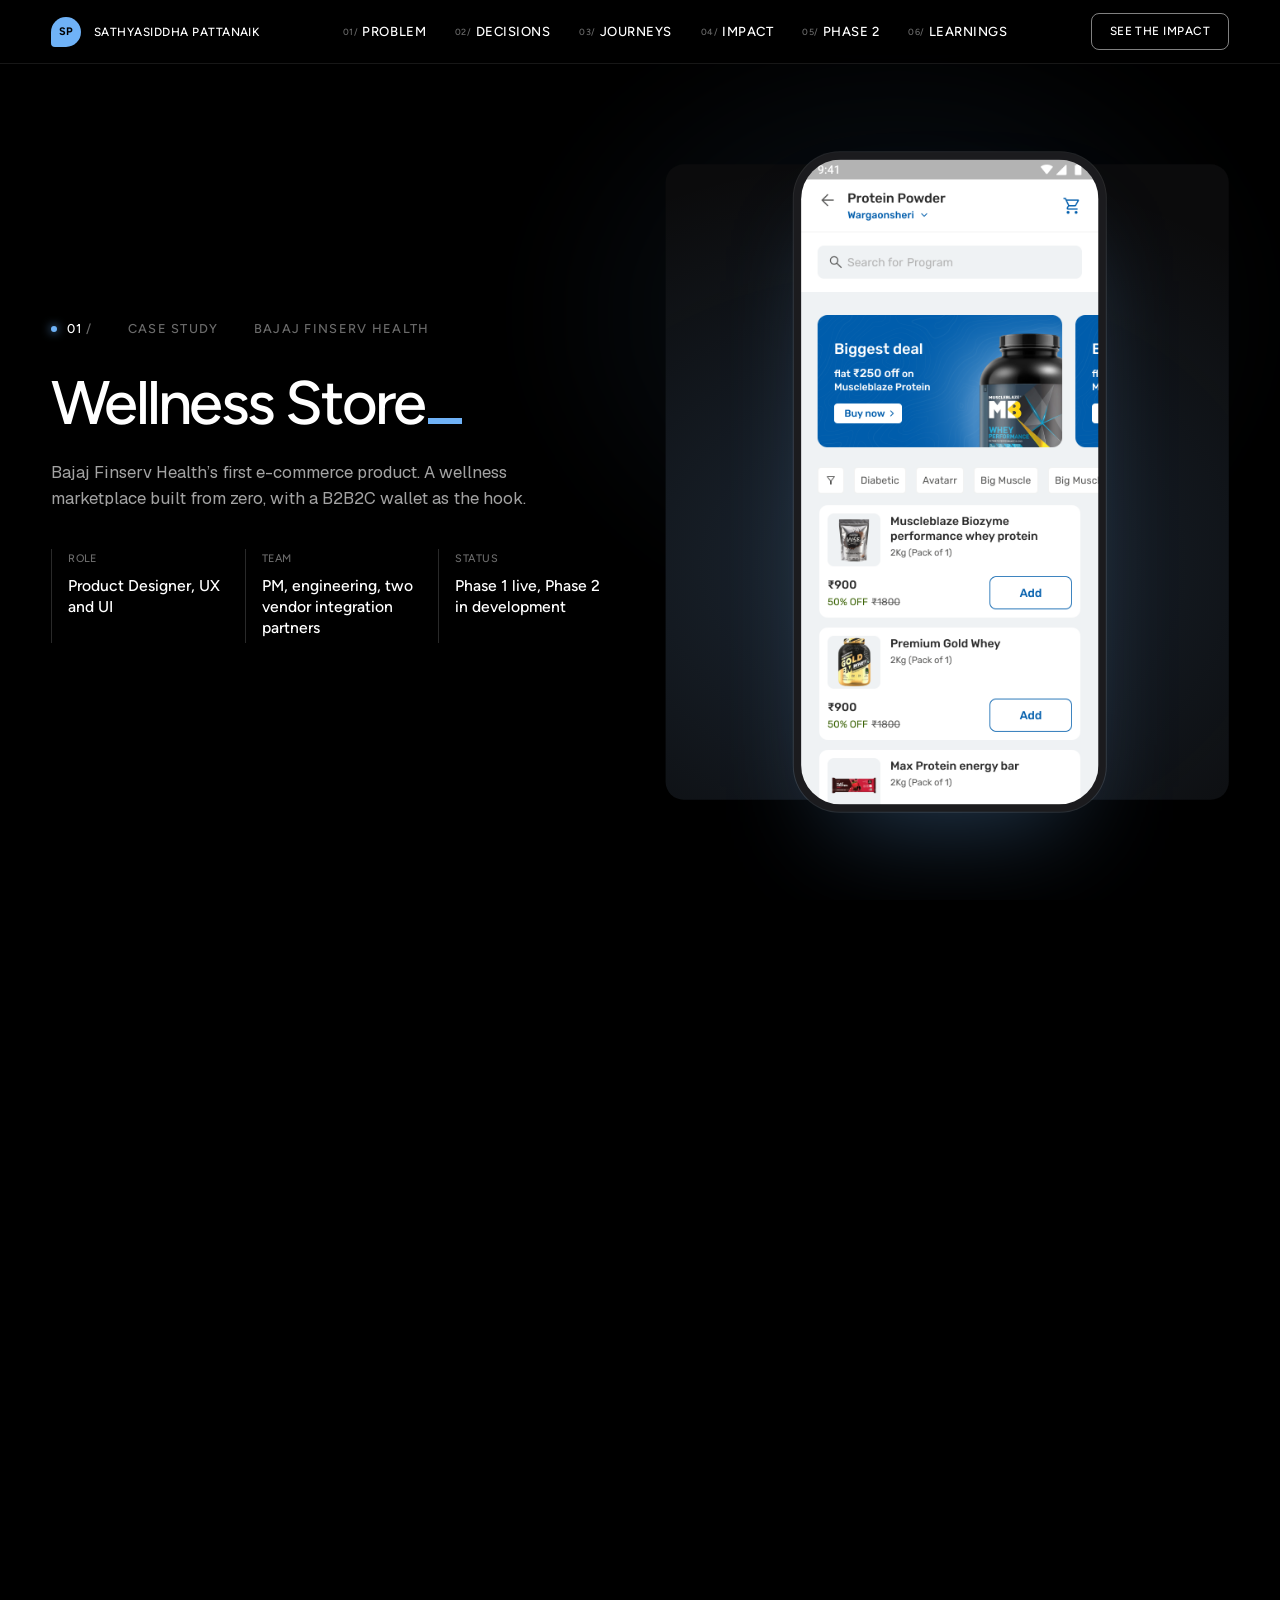
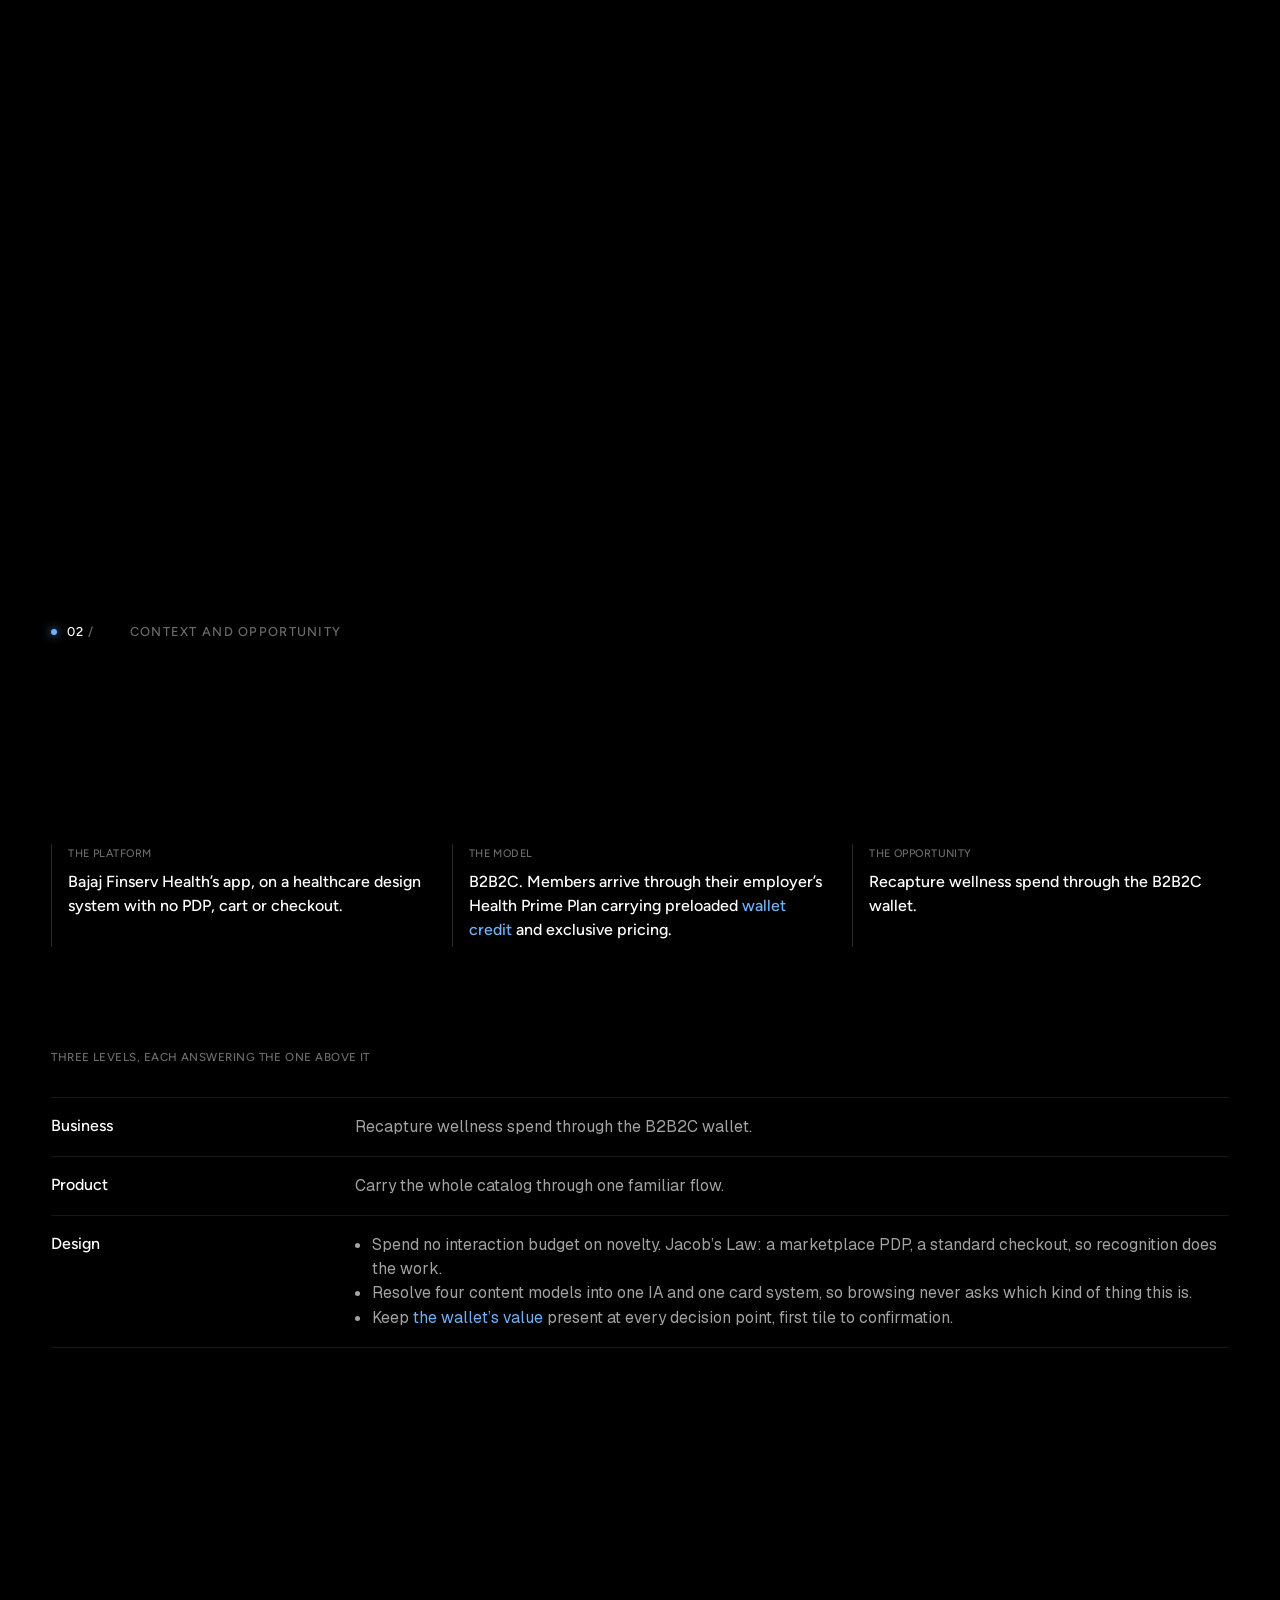
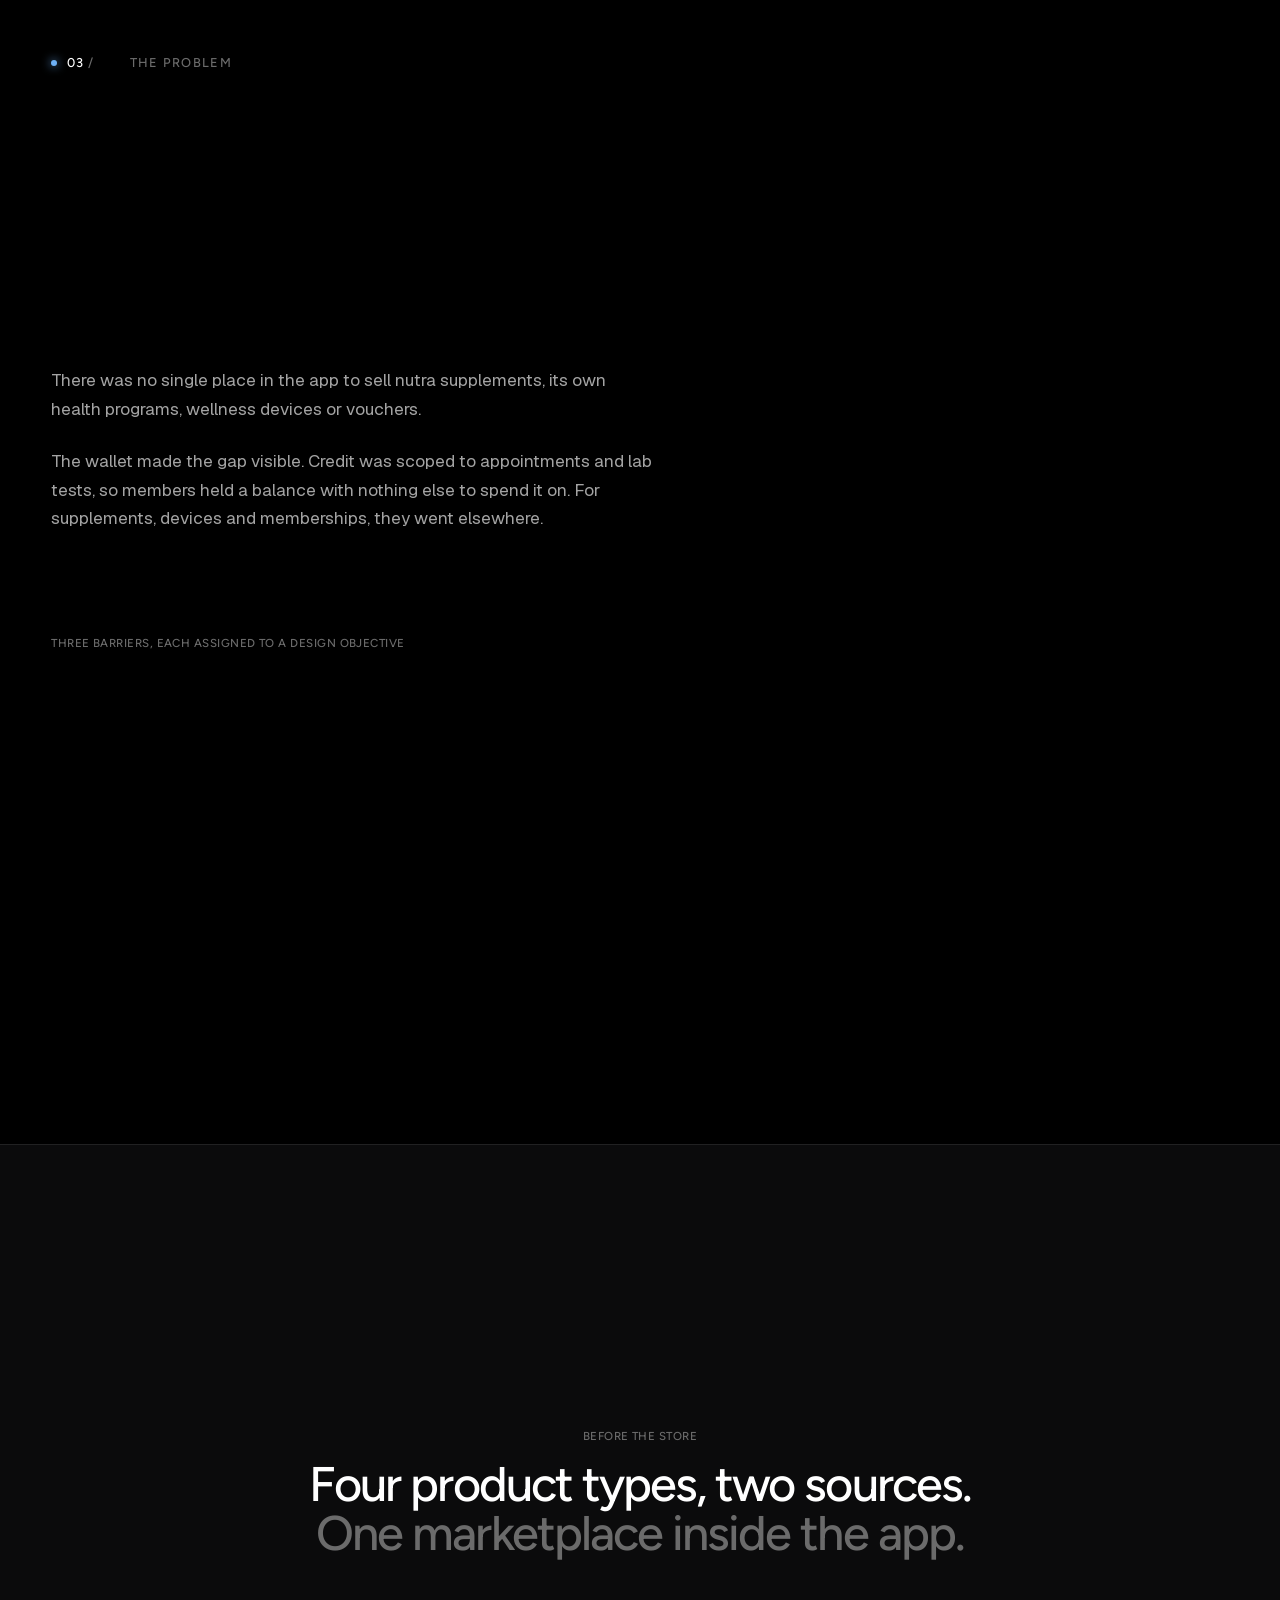
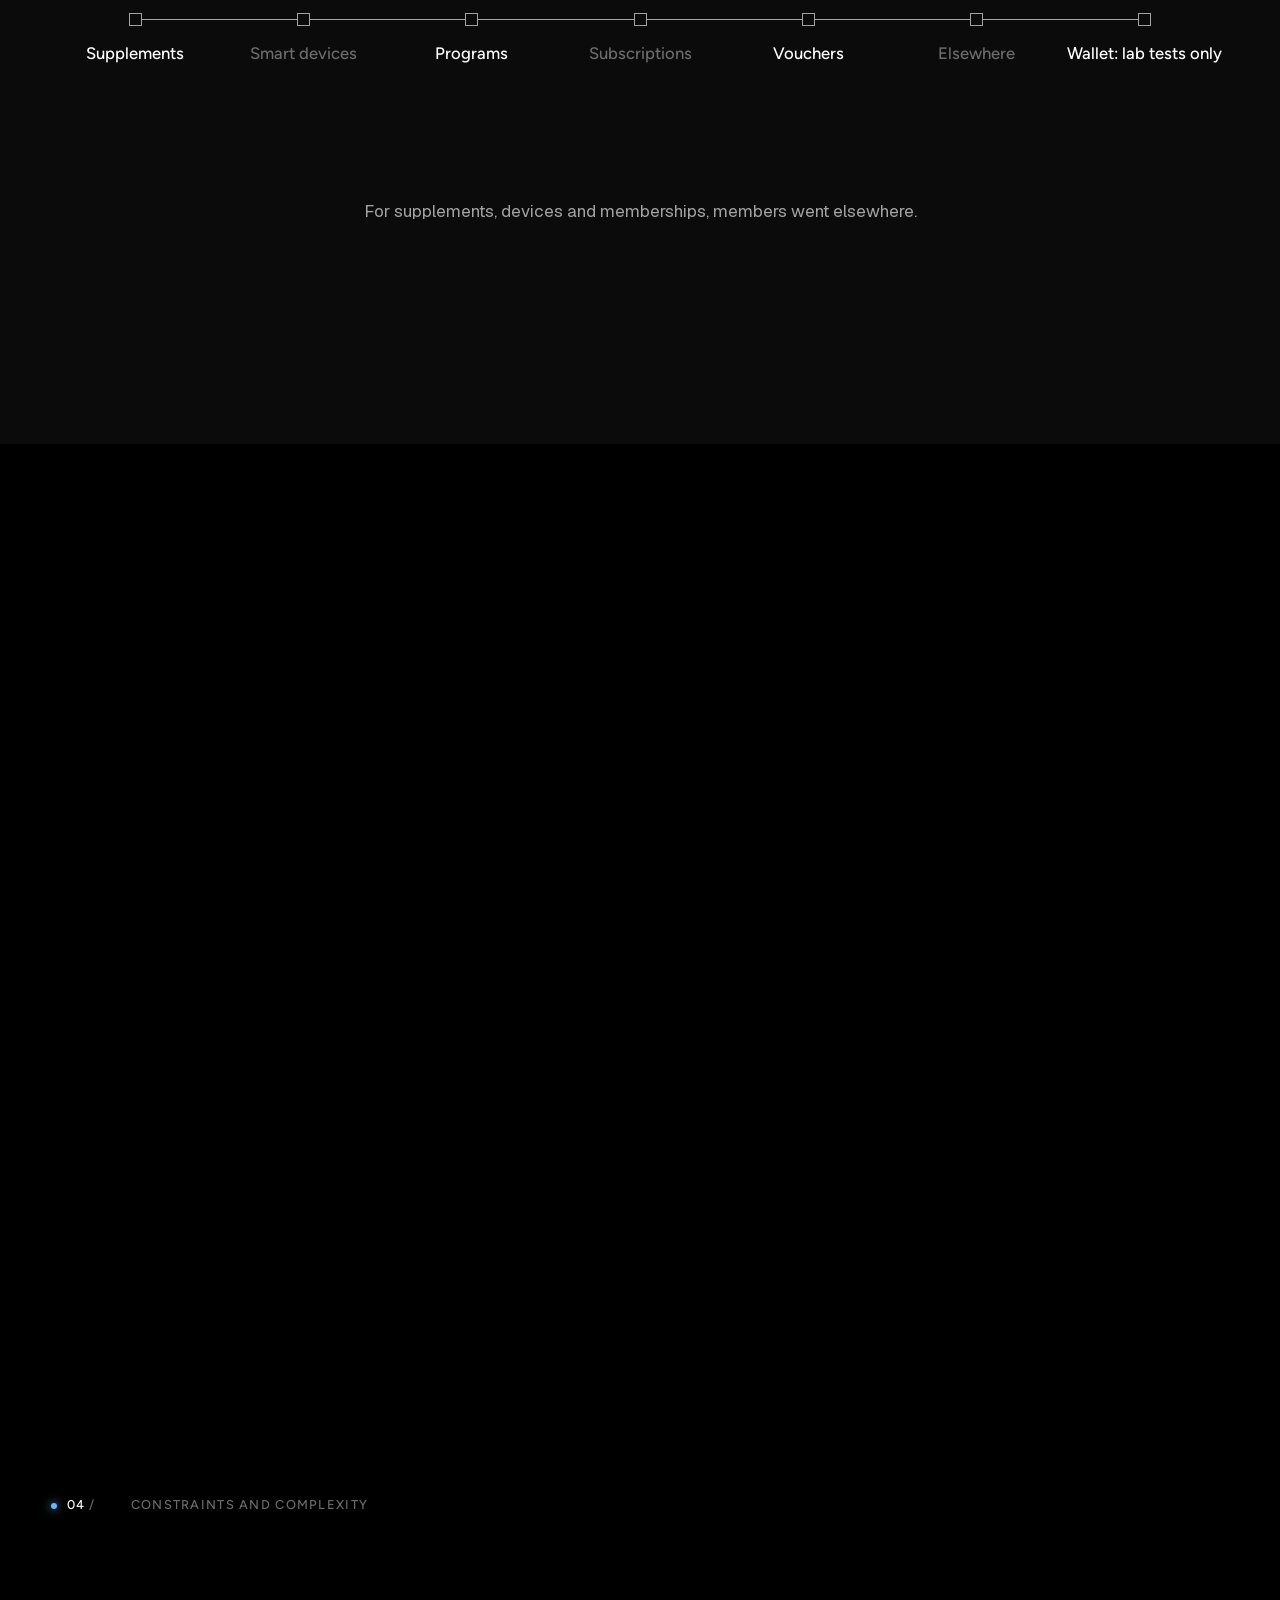
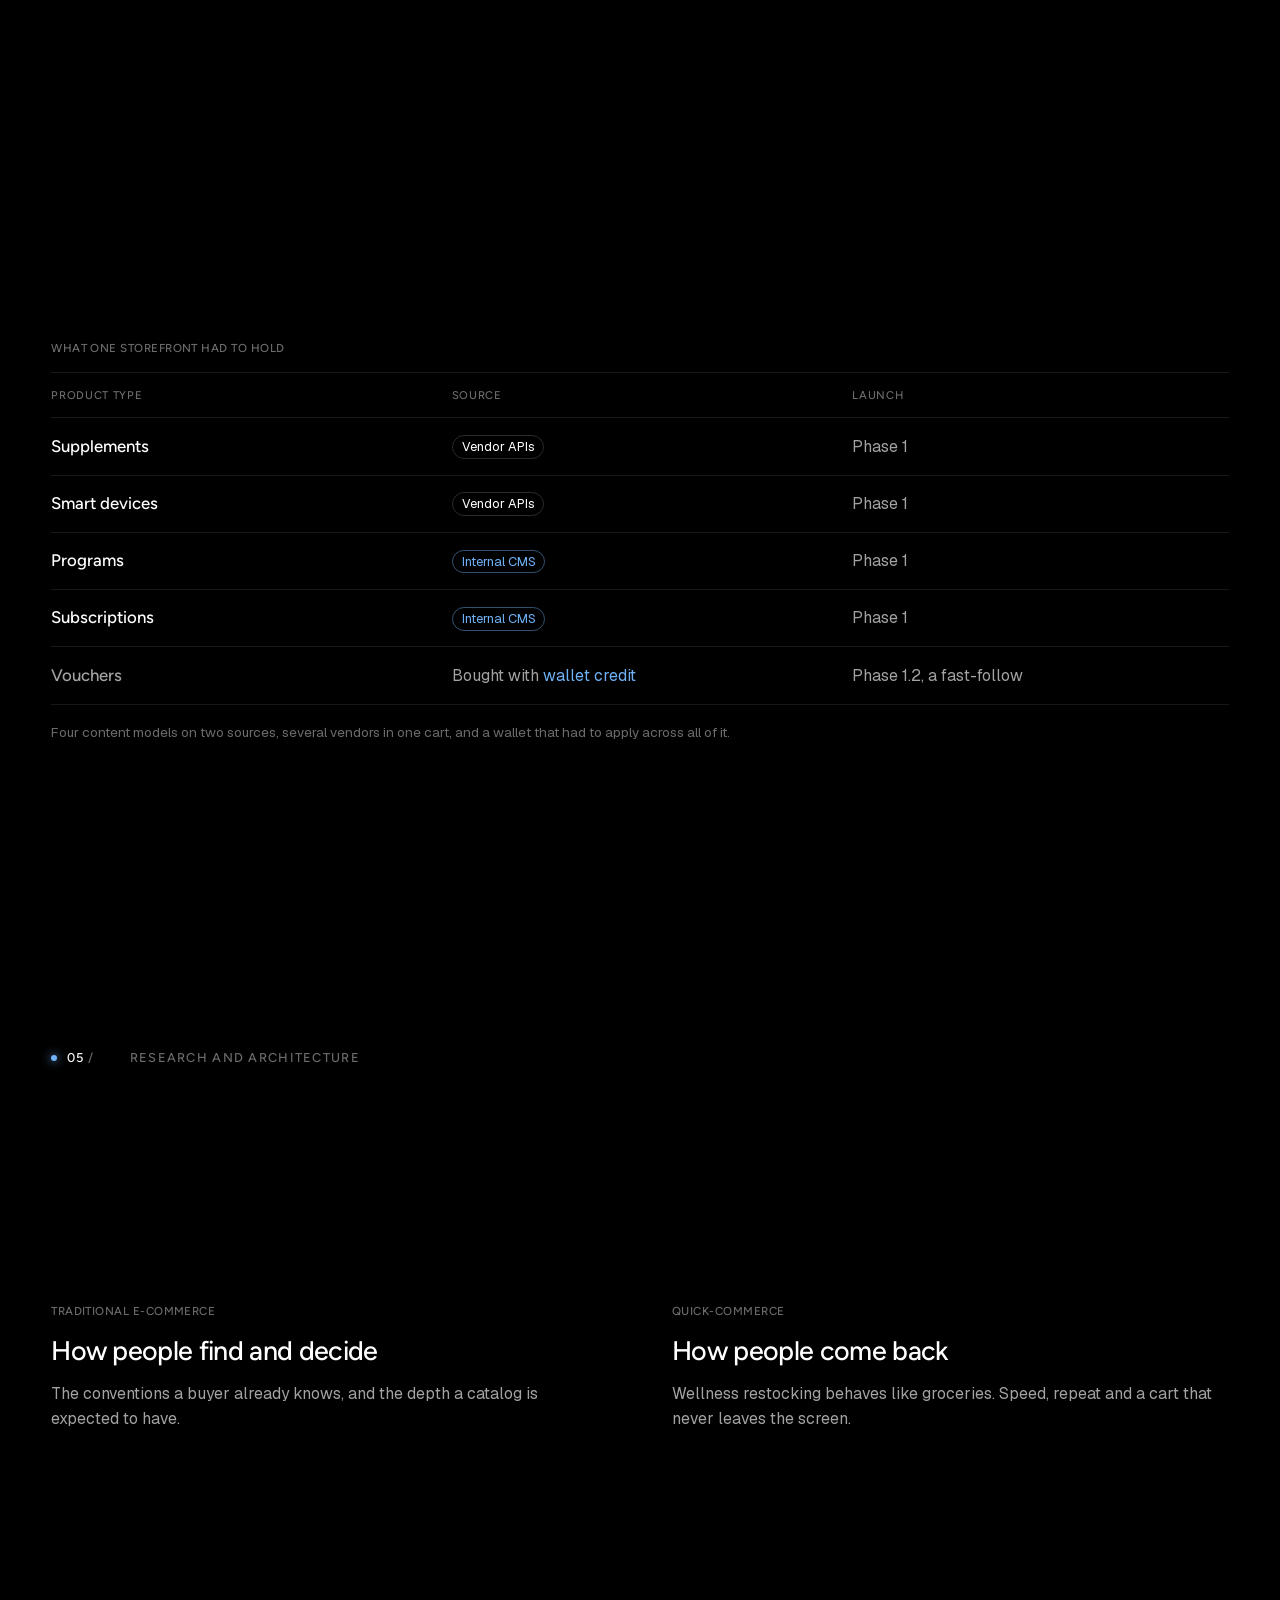
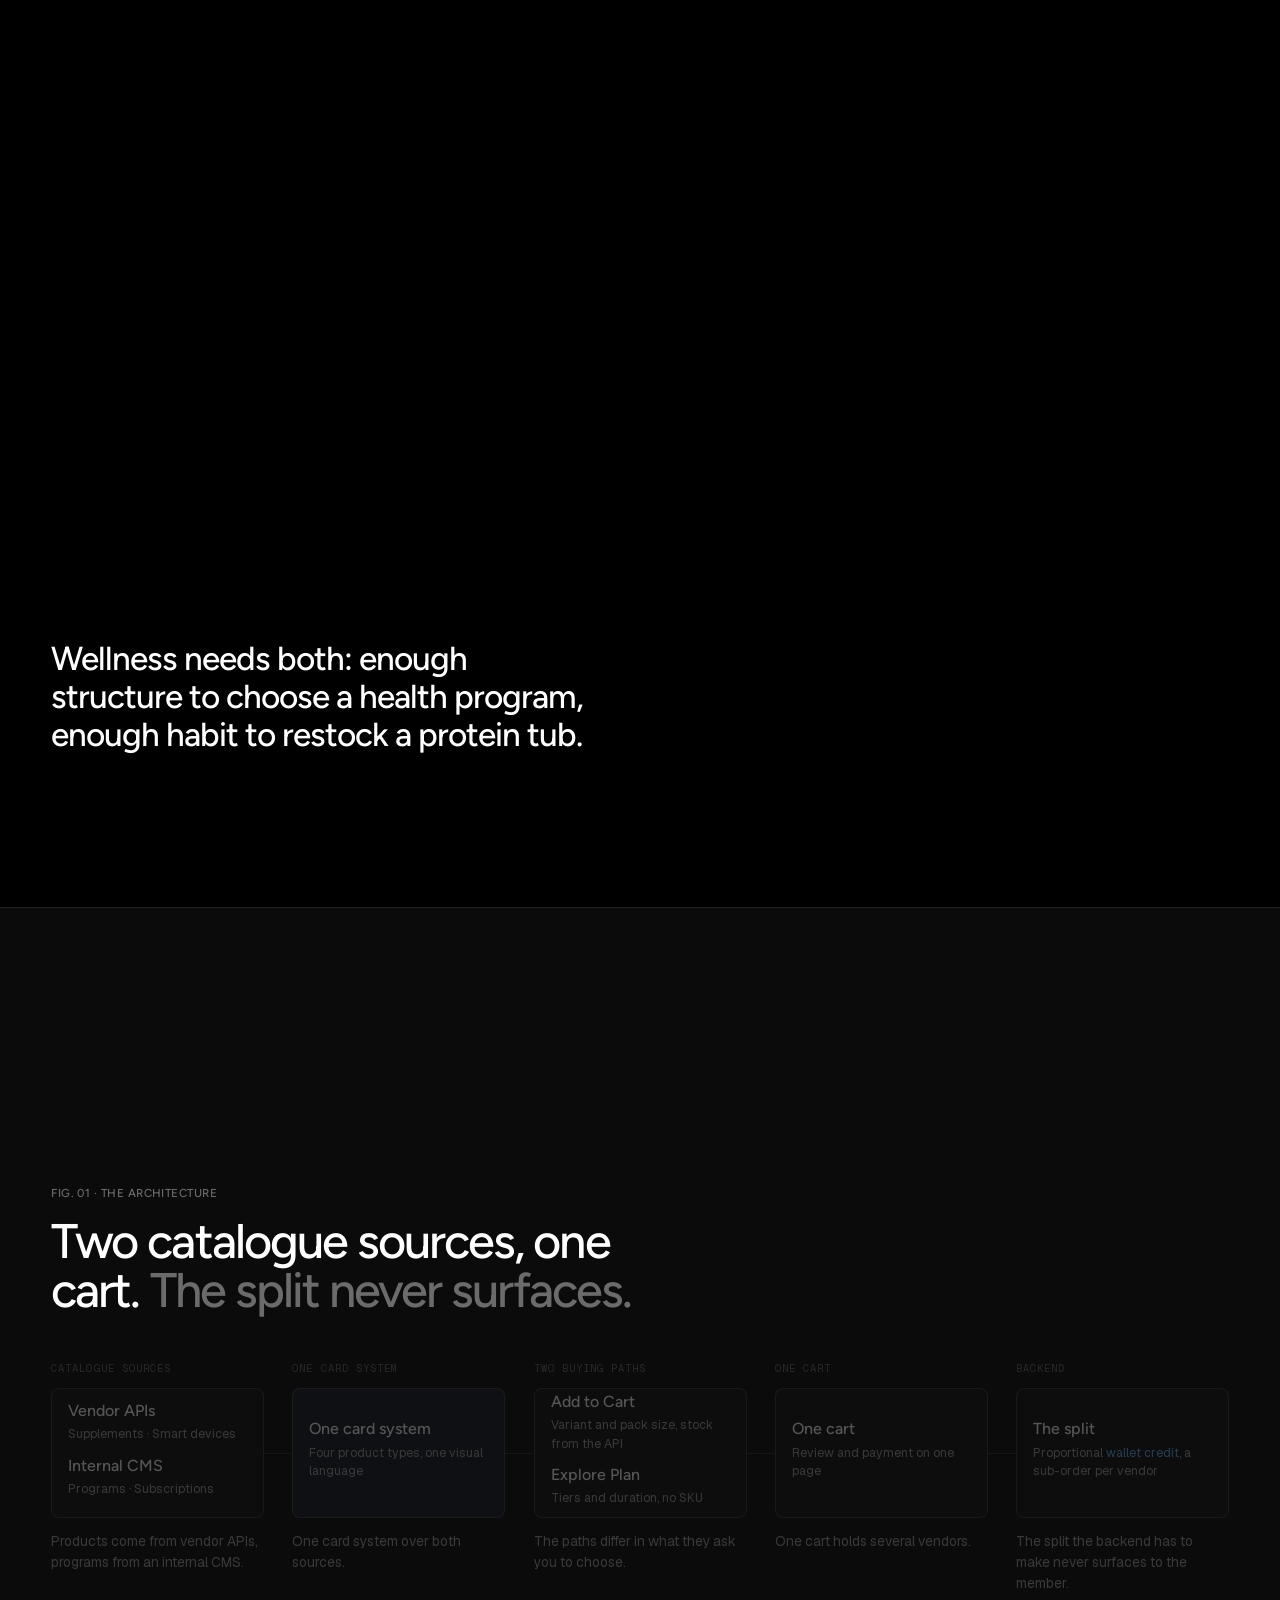
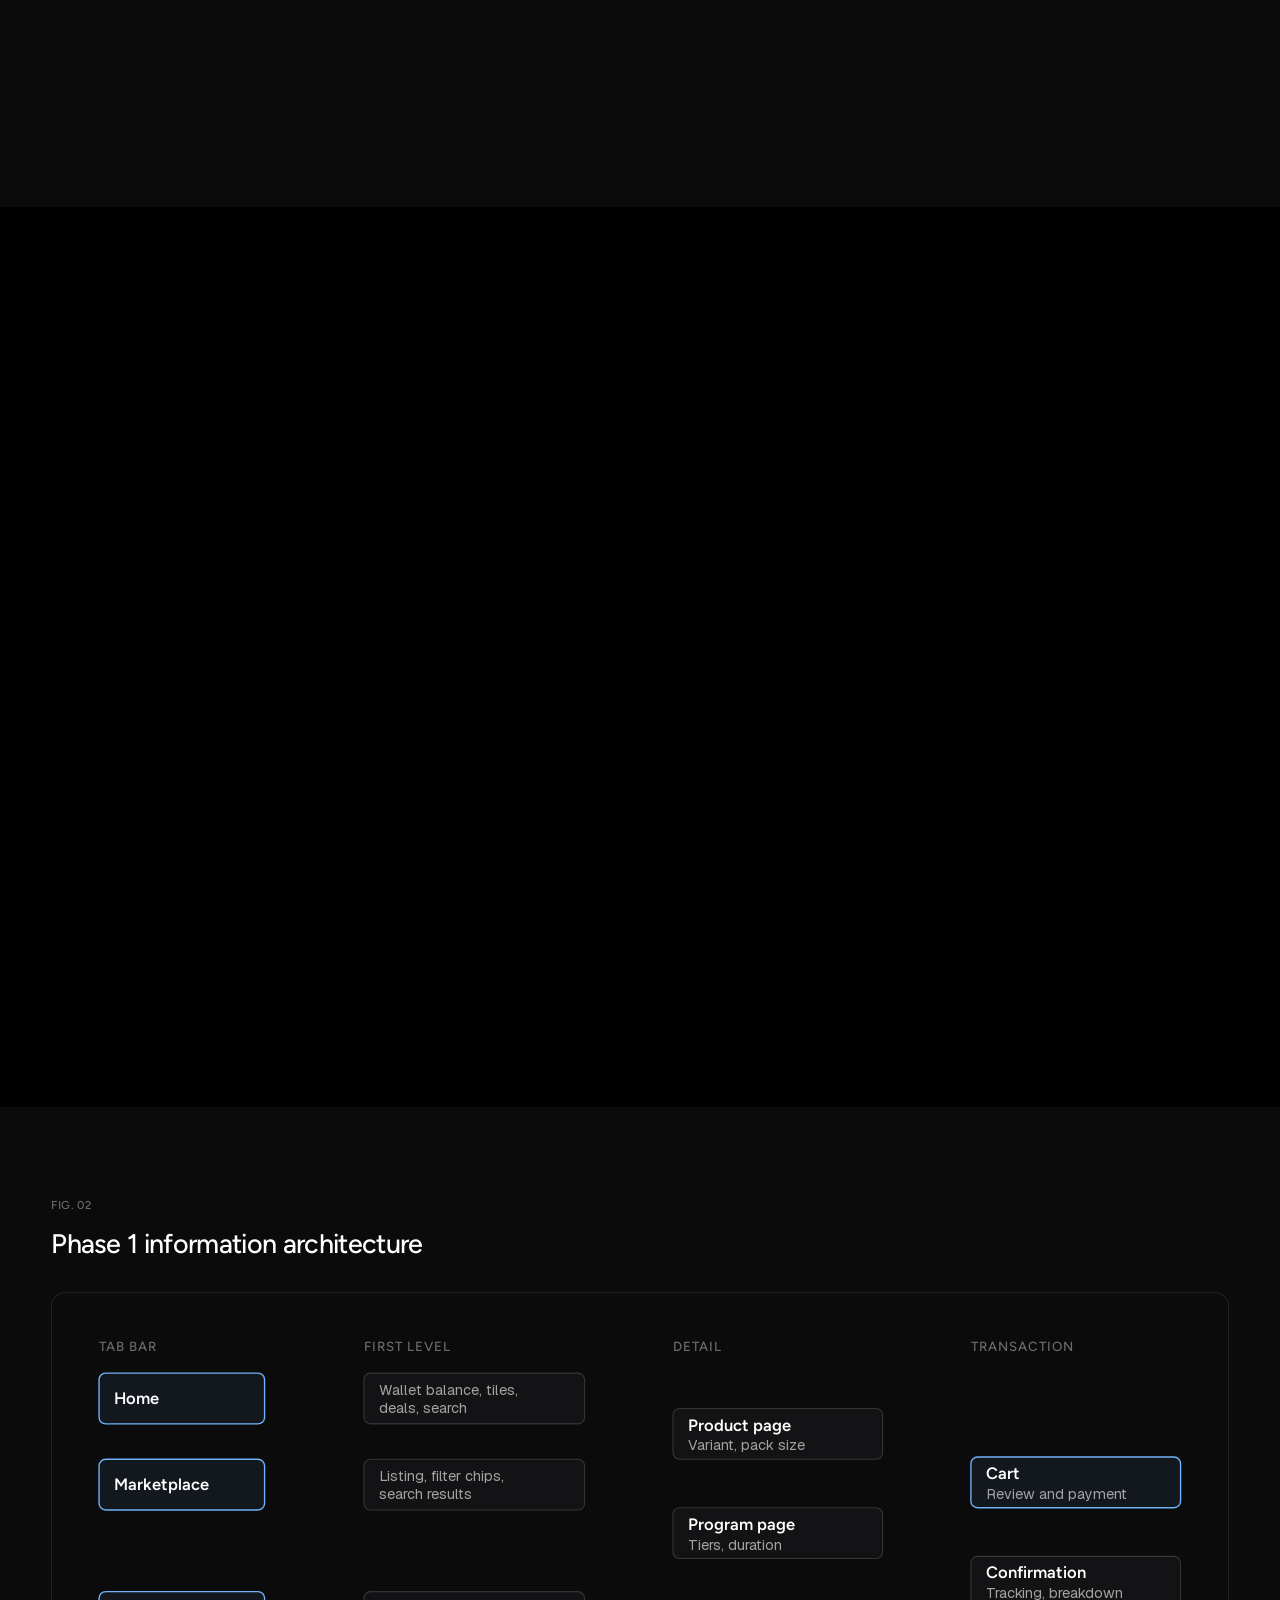
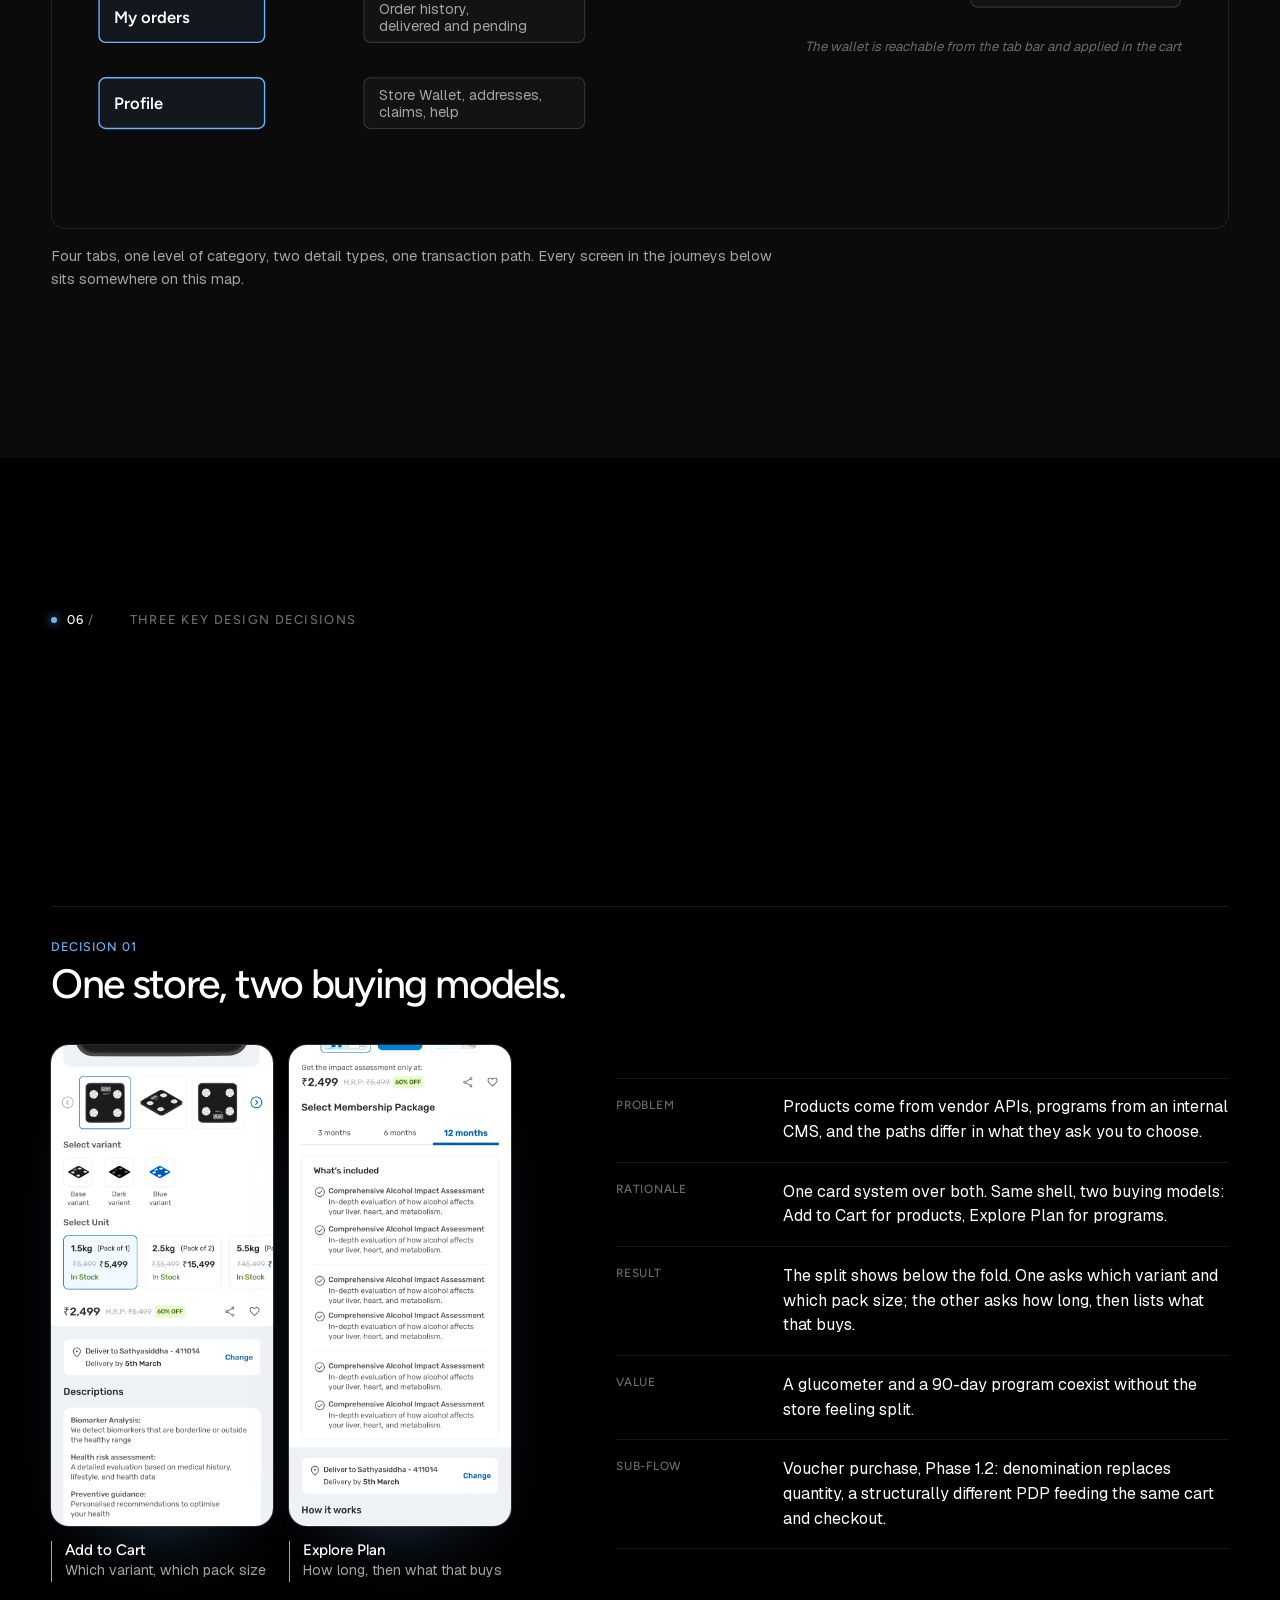
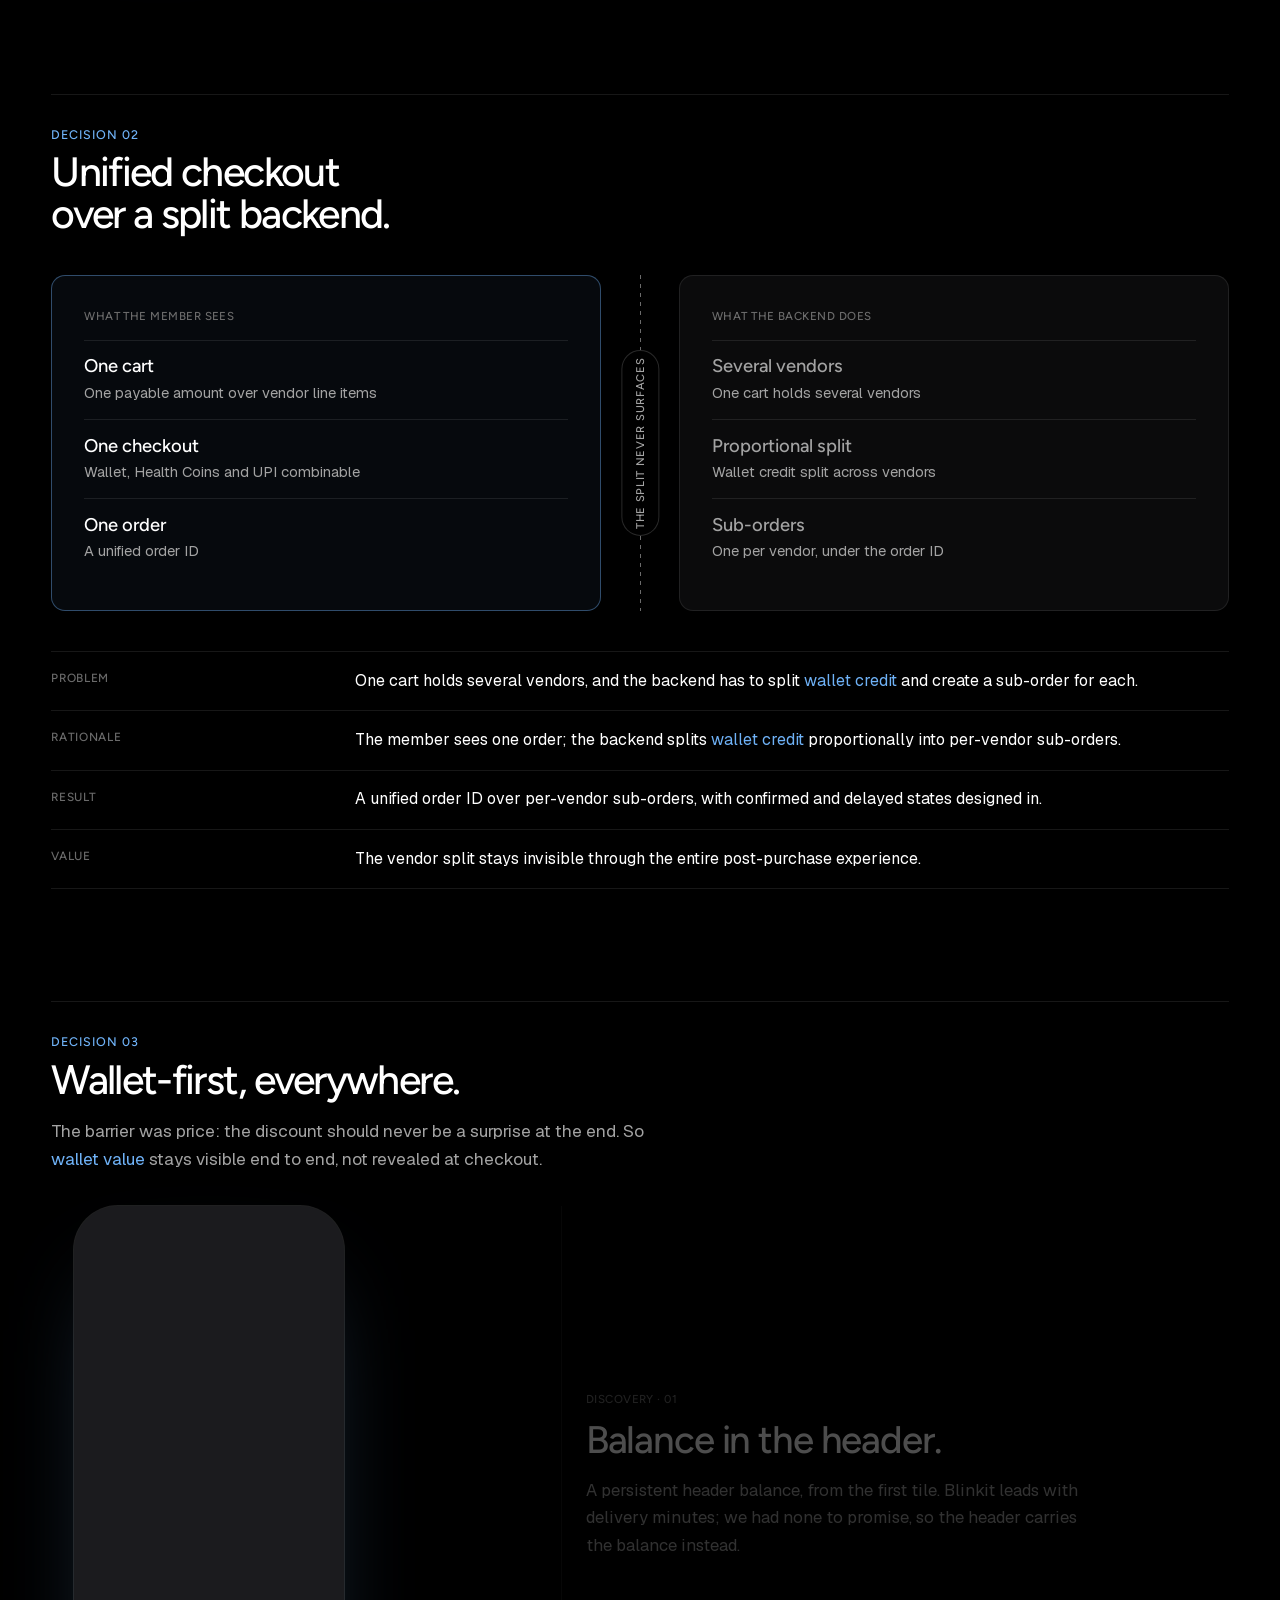
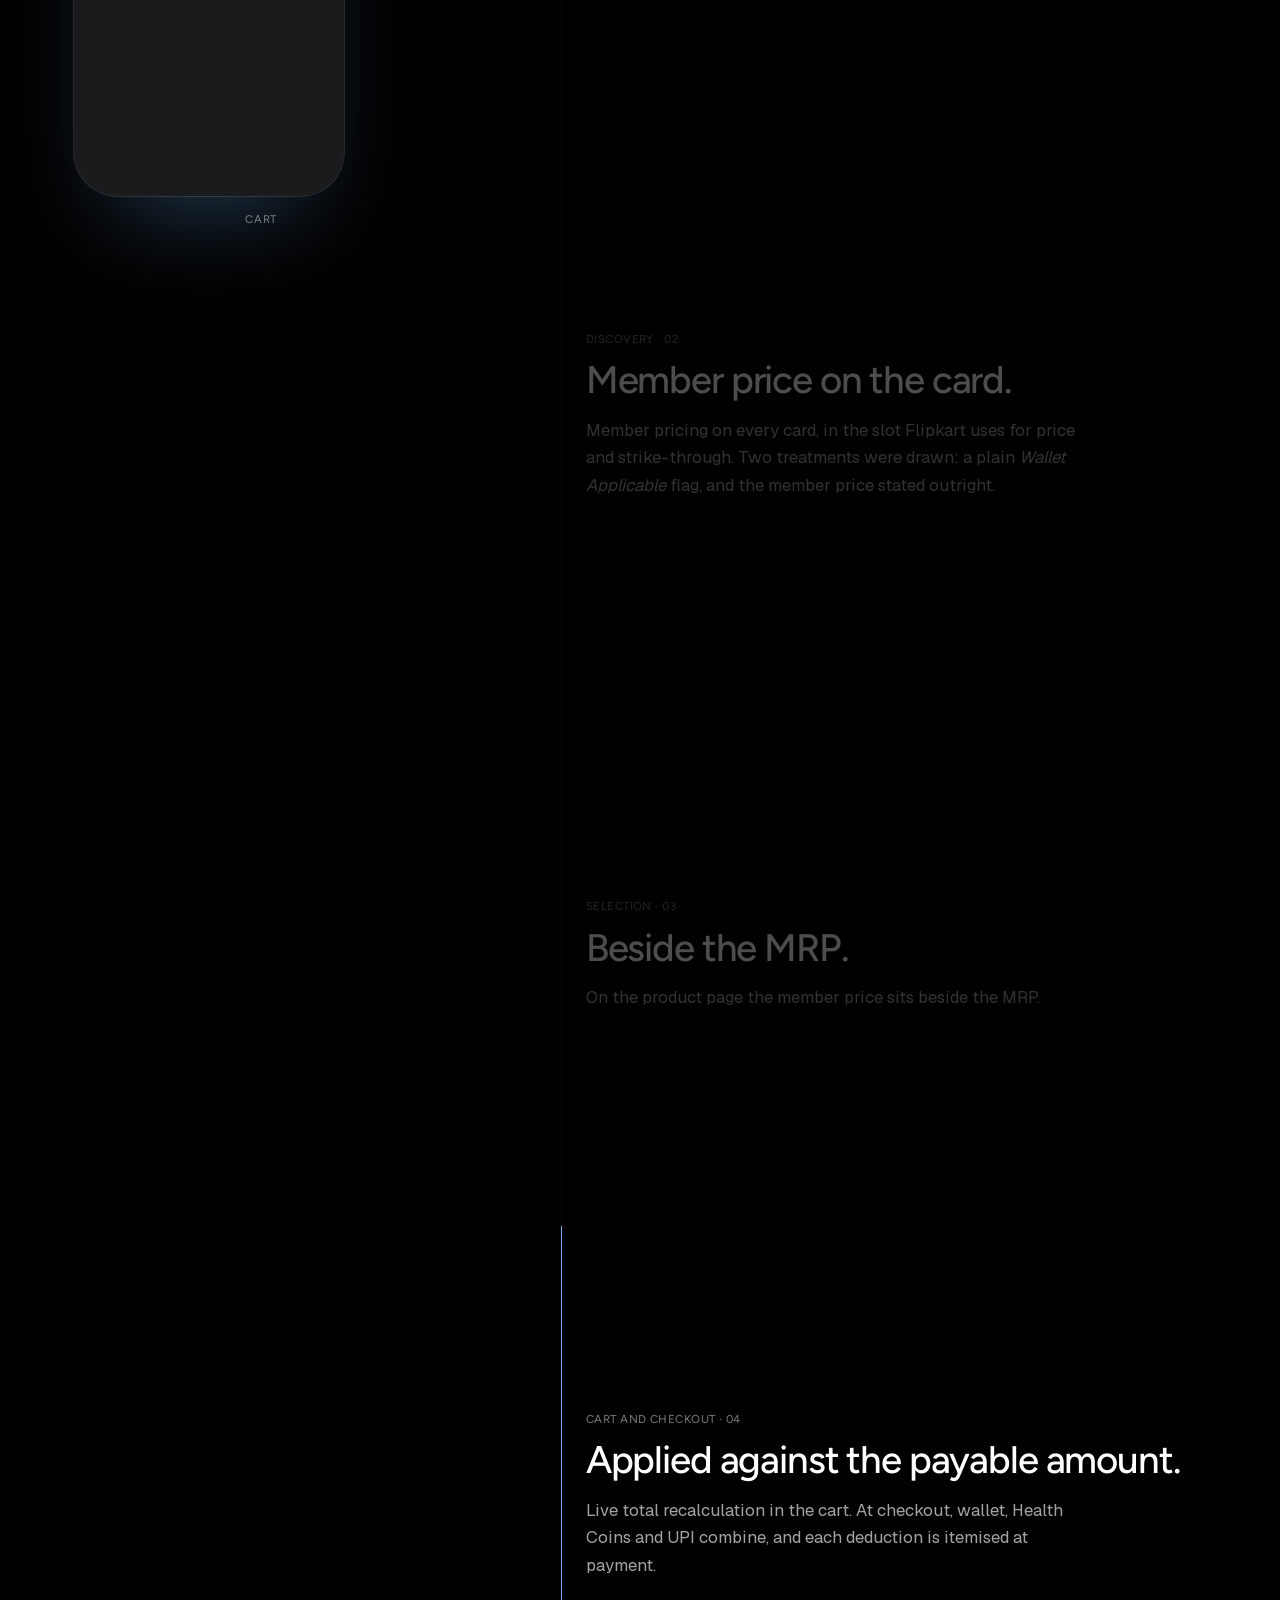
<file: preview/index.html>
<!doctype html>
<html lang="en">
<head>
<meta charset="utf-8">
<meta name="robots" content="noindex">
<meta name="viewport" content="width=device-width, initial-scale=1">
<meta name="color-scheme" content="dark">
<meta name="theme-color" content="#000000">
<link rel="icon" href="data:image/svg+xml,%3Csvg xmlns='http://www.w3.org/2000/svg' viewBox='0 0 32 32'%3E%3Crect width='32' height='32' rx='4' fill='%23000'/%3E%3Ccircle cx='16' cy='16' r='6' fill='%236FB2F7'/%3E%3C/svg%3E">
<title>Wellness Store, a product design case study</title>
<meta name="description" content="Bajaj Finserv Health's first e-commerce product. A wellness marketplace built from zero, with a B2B2C wallet as the hook.">
<link rel="preload" href="public/fonts/figtree-var.woff2" as="font" type="font/woff2" crossorigin>
<link rel="preload" href="public/fonts/Geist-var-latin.woff2" as="font" type="font/woff2" crossorigin>
<link rel="stylesheet" href="fonts.css">
<link rel="stylesheet" href="kit.css">
<link rel="stylesheet" href="page.css">
<script>document.documentElement.classList.add('js');</script>
</head>
<body>
<a class="skip" href="#built">Skip to the case study</a>

<header class="bar" aria-label="Case study">
  <a class="bar-id" href="https://uxsiddha.github.io/home"><b>SP</b><span>Sathyasiddha Pattanaik</span></a>
  <nav class="bar-nav" aria-label="Chapters">
    <a class="slink" href="#problem"><sup>01/</sup>Problem</a><a class="slink" href="#decisions"><sup>02/</sup>Decisions</a><a class="slink" href="#journeys"><sup>03/</sup>Journeys</a><a class="slink" href="#impact"><sup>04/</sup>Impact</a><a class="slink" href="#phase2"><sup>05/</sup>Phase 2</a><a class="slink" href="#learnings"><sup>06/</sup>Learnings</a>
  </nav>
  <a class="btn btn-solid" href="#impact">See the impact</a>
  <span class="bar-progress" aria-hidden="true"><i></i></span>
</header>

<main id="main">

<!-- ================================================= 01 HERO AND OVERVIEW
     One pinned stage, one phone. The headline gives way to the store as the
     phone crosses the stage; the screens step through the buying journey. -->
<section class="act-a pin" id="top" data-pin data-span="0.7" aria-labelledby="hero-h">
  <div class="pin-stage">
    <div class="a-surface" aria-hidden="true"></div>
    <div class="wrap a-grid">
      <div class="a-hero">
        <div class="mark"><span>01</span><span>Case study</span><span>Bajaj Finserv Health</span></div>
        <h1 id="hero-h" class="h-hero">Wellness Store<span class="cur" aria-hidden="true"></span></h1>
        <p class="lede">Bajaj Finserv Health&rsquo;s first e-commerce product. A wellness marketplace built from zero, with a B2B2C wallet as the hook.</p>
        <dl class="cols">
          <div><dt>Role</dt><dd>Product Designer, UX and UI</dd></div>
          <div><dt>Team</dt><dd>PM, engineering, two vendor integration partners</dd></div>
          <div><dt>Status</dt><dd>Phase 1 live, Phase 2 in development</dd></div>
        </dl>
      </div>
      <div class="a-phone">
        <figure class="device" id="hero-device">
          <div class="swap">
            <img class="is-on" src="public/screens/journeys/home.png" width="720" height="1560" alt="Home: wallet balance in the header above entitlement tiles." fetchpriority="high" decoding="async">
            <img src="public/screens/journeys/listing.png" width="720" height="1560" alt="Listing: filter chips above product cards." loading="lazy" decoding="async">
            <img src="public/screens/pdp-product.png" width="720" height="1560" alt="Product page: variant swatches above a unit selector giving each pack size its own price and stock state." loading="lazy" decoding="async">
            <img src="public/screens/pdp-program.png" width="720" height="1560" alt="Program page: a Select Membership Package tab row above a What&apos;s included checklist." loading="lazy" decoding="async">
            <img src="public/screens/journeys/cart.png" width="720" height="1560" alt="Cart: one payable amount over vendor line items with quantity steppers." loading="lazy" decoding="async">
            <img src="public/screens/journeys/confirmation.png" width="720" height="1560" alt="Confirmation: order placed, with tracking and a payment breakdown." loading="lazy" decoding="async">
          </div>
        </figure>
      </div>
      <div class="a-built" id="built">
        <div class="mark"><span>01</span><span>Overview</span><span>2025 to 2026</span></div>
        <h2 class="h-sec" id="built-h" tabindex="-1">A commerce layer, built inside the app that already existed.</h2>
        <p class="body">Four product types in one architecture: vendor-integrated supplements and smart devices alongside in-house programs and subscriptions. Four content models, one card system, one checkout.</p>
        <ol class="asks is-auto" id="built-asks" aria-label="The Phase 1 screens the phone is showing">
          <li><span>Home</span>Wallet balance above entitlement tiles</li>
          <li><span>Browse</span>Filter chips above product cards</li>
          <li><span>Product</span>Variant and pack size</li>
          <li><span>Program</span>Membership package and what&rsquo;s included</li>
          <li><span>Cart</span>One payable amount over vendor lines</li>
          <li><span>Confirmed</span>Tracking and a payment breakdown</li>
        </ol>
      </div>
    </div>
  </div>
</section>

<!-- ================================================= 02 CONTEXT AND OPPORTUNITY -->
<section class="sec context" id="context" aria-labelledby="ctx-h">
  <div class="wrap">
    <div class="mark"><span>02</span><span>Context and opportunity</span></div>
    <h2 id="ctx-h" class="h-statement rv">A healthcare app <em>that had never sold anything.</em></h2>
    <dl class="cols ctx-cols">
      <div><dt>The platform</dt><dd>Bajaj Finserv Health&rsquo;s app, on a healthcare design system with no PDP, cart or checkout.</dd></div>
      <div><dt>The model</dt><dd>B2B2C. Members arrive through their employer&rsquo;s Health Prime Plan carrying preloaded <span class="wallet">wallet credit</span> and exclusive pricing.</dd></div>
      <div><dt>The opportunity</dt><dd>Recapture wellness spend through the B2B2C wallet.</dd></div>
    </dl>
    <div class="sec-gap">
      <p class="kicker">Three levels, each answering the one above it</p>
      <dl class="rows">
        <div><dt>Business</dt><dd>Recapture wellness spend through the B2B2C wallet.</dd></div>
        <div><dt>Product</dt><dd>Carry the whole catalog through one familiar flow.</dd></div>
        <div><dt>Design</dt><dd><ul>
          <li>Spend no interaction budget on novelty. Jacob&rsquo;s Law: a marketplace PDP, a standard checkout, so recognition does the work.</li>
          <li>Resolve four content models into one IA and one card system, so browsing never asks which kind of thing this is.</li>
          <li>Keep <span class="wallet">the wallet&rsquo;s value</span> present at every decision point, first tile to confirmation.</li>
        </ul></dd></div>
      </dl>
    </div>
  </div>
</section>

<!-- ================================================= 03 THE PROBLEM -->
<section class="sec problem" id="problem" aria-labelledby="problem-h">
  <div class="wrap">
    <div class="mark"><span>03</span><span>The problem</span></div>
    <h2 id="problem-h" class="h-statement rv">Supplements, programs, devices, vouchers. <em>No one place to sell any of them.</em></h2>
    <div class="pb-row">
      <div>
        <p class="body">There was no single place in the app to sell nutra supplements, its own health programs, wellness devices or vouchers.</p>
        <p class="body">The wallet made the gap visible. Credit was scoped to appointments and lab tests, so members held a balance with nothing else to spend it on. For supplements, devices and memberships, they went elsewhere.</p>
      </div>
      <div class="who who-1">
        <div><p class="kicker">Primary &middot; B2B2C members</p><p>Employees on a Health Prime plan their employer bought. They arrive with preloaded <span class="wallet">wallet credit</span> and exclusive pricing.</p></div>
        <div><p class="kicker">Also &middot; GMC groups</p><p>Members covered under Group Medical Coverage, reached through the same plan structure.</p></div>
      </div>
    </div>
    <p class="kicker sec-gap">Three barriers, each assigned to a design objective</p>
    <ol class="disc two">
      <li class="disc-h" aria-hidden="true"><span>Barrier</span><span>Design objective</span></li>
      <li><span>Too many options</span><span>Hold all four product types in one IA and one card system, so breadth never becomes noise.</span></li>
      <li><span>Trust</span><span>Lean on patterns members already know, so nothing about the mechanics of buying asks to be learned.</span></li>
      <li><span>Price</span><span>Keep <span class="wallet">the wallet&rsquo;s value</span> visible from home through confirmation, so the discount is never a surprise at the end.</span></li>
    </ol>
  </div>
</section>

<!-- problem -> solution: the scattered catalogue collapses into one storefront -->
<section class="act-c pin" id="collapse" data-pin data-span="0.75" aria-labelledby="collapse-h">
  <div class="pin-stage">
    <div class="wrap c-wrap">
      <div class="c-head">
        <p class="kicker"><span class="c-l0">Before the store</span><span class="c-l1">What was needed</span></p>
        <h2 id="collapse-h" class="h-sec">Four product types, two sources. <em>One marketplace inside the app.</em></h2>
      </div>
      <div class="c-flow">
        <p class="c-old">Supplements &middot; Smart devices &middot; Programs &middot; Subscriptions &middot; Vouchers &middot; Wallet for appointments and lab tests only</p>
        <ol class="c-steps" aria-label="The catalogue, before and after">
          <li class="swap"><i></i><span class="a">Supplements</span><span class="b">One IA</span></li>
          <li class="drop"><i></i><span>Smart devices</span></li>
          <li class="swap"><i></i><span class="a">Programs</span><span class="b">One card system</span></li>
          <li class="drop"><i></i><span>Subscriptions</span></li>
          <li class="swap"><i></i><span class="a">Vouchers</span><span class="b">One cart</span></li>
          <li class="drop"><i></i><span>Elsewhere</span></li>
          <li class="swap"><i></i><span class="a">Wallet: lab tests only</span><span class="b">Wallet credit</span></li>
        </ol>
        <div class="c-cart" aria-hidden="true"><span>One cart</span><span>One checkout</span><span class="wallet">Wallet credit applied</span></div>
      </div>
      <p class="c-note"><span class="c-n0">For supplements, devices and memberships, members went elsewhere.</span><span class="c-n1">One cart, one checkout, and wallet credit that finally had somewhere to go.</span></p>
    </div>
  </div>
</section>

<!-- ================================================= 04 CONSTRAINTS AND COMPLEXITY -->
<section class="sec" id="constraints" aria-labelledby="con-h">
  <div class="wrap">
    <div class="mark"><span>04</span><span>Constraints and complexity</span></div>
    <h2 id="con-h" class="h-statement rv">Two constraints shaped <em>everything that followed.</em></h2>
    <dl class="cols facts two-up">
      <div><dt>01 &middot; No platform, no commerce patterns</dt><dd>The healthcare design system had no PDP, cart or checkout, and no vocabulary for quick-commerce or traditional e-commerce. Iterated toward commerce, not forked into a second system.</dd></div>
      <div><dt>02 &middot; An ASAP go-live</dt><dd>Reuse over custom builds. Vouchers as a fast-follow, not an MVP blocker. Personalization deferred. Designing to what engineering could ship was the job, not a compromise.</dd></div>
    </dl>
    <div class="sec-gap">
      <p class="kicker">What one storefront had to hold</p>
      <div class="cx" role="table" aria-label="Product types, where each comes from, and when it launched">
        <div class="cx-row cx-h" role="row"><span role="columnheader">Product type</span><span role="columnheader">Source</span><span role="columnheader">Launch</span></div>
        <div class="cx-row" role="row"><span role="cell">Supplements</span><span role="cell"><i class="src">Vendor APIs</i></span><span role="cell">Phase 1</span></div>
        <div class="cx-row" role="row"><span role="cell">Smart devices</span><span role="cell"><i class="src">Vendor APIs</i></span><span role="cell">Phase 1</span></div>
        <div class="cx-row" role="row"><span role="cell">Programs</span><span role="cell"><i class="src cms">Internal CMS</i></span><span role="cell">Phase 1</span></div>
        <div class="cx-row" role="row"><span role="cell">Subscriptions</span><span role="cell"><i class="src cms">Internal CMS</i></span><span role="cell">Phase 1</span></div>
        <div class="cx-row cx-later" role="row"><span role="cell">Vouchers</span><span role="cell">Bought with <span class="wallet">wallet credit</span></span><span role="cell">Phase 1.2, a fast-follow</span></div>
      </div>
      <p class="fine">Four content models on two sources, several vendors in one cart, and a wallet that had to apply across all of it.</p>
    </div>
  </div>
</section>

<!-- ================================================= 05 RESEARCH AND ARCHITECTURE -->
<section class="sec" id="research" aria-labelledby="research-h">
  <div class="wrap">
    <div class="mark"><span>05</span><span>Research and architecture</span></div>
    <h2 id="research-h" class="h-sec rv">Two categories, <em>studied for two different questions.</em></h2>
    <div class="split2 sec-gap">
      <div><p class="kicker">Traditional e-commerce</p><h3 class="h-sub">How people find and decide</h3><p class="body-sm">The conventions a buyer already knows, and the depth a catalog is expected to have.</p></div>
      <div><p class="kicker">Quick-commerce</p><h3 class="h-sub">How people come back</h3><p class="body-sm">Wellness restocking behaves like groceries. Speed, repeat and a cart that never leaves the screen.</p></div>
    </div>
  </div>
  <div class="screens screens-5" data-still>
    <figure class="scr"><img src="public/research/amazon.jpg" width="720" height="1561" alt="Amazon home: a search field with lens and voice input, a grid of category icons, a seasonal campaign row and a deals grid with discount and countdown labels." loading="lazy" decoding="async"><figcaption><span>Amazon &middot; took</span>A category grid, not a carousel. That fixed the fold: entitlement tiles above a banner.</figcaption></figure>
    <figure class="scr"><img src="public/research/flipkart.jpg" width="720" height="1561" alt="Flipkart home: service tabs across the top, a search field, a category tab row, a personalised continue-browsing shelf and a suggested-for-you grid with ratings and struck-through prices." loading="lazy" decoding="async"><figcaption><span>Flipkart &middot; took</span>Price, strike-through and rating on the card itself. The member price sits in the same slot.</figcaption></figure>
    <figure class="scr"><img src="public/research/zepto.jpg" width="720" height="1561" alt="Zepto home: a delivery-time promise, store tabs, emoji category tabs, a campaign banner, category tiles each carrying a starting price, a persistent cart pill and a Buy Again tab." loading="lazy" decoding="async"><figcaption><span>Zepto &middot; took</span>A price anchor on every tile and a Buy Again tab. Restocking is a different job from discovery.</figcaption></figure>
    <figure class="scr"><img src="public/research/blinkit.jpg" width="720" height="1561" alt="Blinkit home: a store-proximity banner, a delivery time in minutes set as the largest thing on screen, a search field and a category tab row." loading="lazy" decoding="async"><figcaption><span>Blinkit &middot; adapted</span>Delivery time as the headline. We had no minutes to promise, so the header carries the balance instead.</figcaption></figure>
    <figure class="scr"><img src="public/research/instamart.jpg" width="720" height="1561" alt="Swiggy Instamart: a mode switcher across Food, Instamart, Dineout and Scenes, a search field, and filter chips for store, offers and speed." loading="lazy" decoding="async"><figcaption><span>Instamart &middot; took</span>One app, several modes behind one switcher. The four product types sit under one card system for the same reason.</figcaption></figure>
  </div>
  <div class="wrap sec-gap">
    <p class="pull">Wellness needs both: enough structure to choose a health program, enough habit to restock a protein tub.</p>
  </div>
</section>

<!-- the architecture, lit layer by layer -->
<section class="act-e pin" id="architecture" data-pin data-span="0.75" aria-labelledby="arch-h">
  <div class="pin-stage">
    <div class="wrap e-wrap">
      <div class="e-head">
        <p class="kicker">Fig. 01 &middot; The architecture</p>
        <h2 id="arch-h" class="h-sec">Two catalogue sources, one cart. <em>The split never surfaces.</em></h2>
      </div>
      <ol class="sys" id="sys" aria-label="The architecture, from catalogue to cart">
        <li><span class="sys-k">Catalogue sources</span><div class="sys-node"><b>Vendor APIs</b><small>Supplements &middot; Smart devices</small><b>Internal CMS</b><small>Programs &middot; Subscriptions</small></div><p class="sys-p">Products come from vendor APIs, programs from an internal CMS.</p></li>
        <li><span class="sys-k">One card system</span><div class="sys-node is-ai"><b>One card system</b><small>Four product types, one visual language</small></div><p class="sys-p">One card system over both sources.</p></li>
        <li><span class="sys-k">Two buying paths</span><div class="sys-node"><b>Add to Cart</b><small>Variant and pack size, stock from the API</small><b>Explore Plan</b><small>Tiers and duration, no SKU</small></div><p class="sys-p">The paths differ in what they ask you to choose.</p></li>
        <li><span class="sys-k">One cart</span><div class="sys-node"><b>One cart</b><small>Review and payment on one page</small></div><p class="sys-p">One cart holds several vendors.</p></li>
        <li><span class="sys-k">Backend</span><div class="sys-node"><b>The split</b><small>Proportional <span class="wallet">wallet credit</span>, a sub-order per vendor</small></div><p class="sys-p">The split the backend has to make never surfaces to the member.</p></li>
      </ol>
    </div>
  </div>
</section>

<section class="sec sys-more" aria-labelledby="ia-h">
  <div class="wrap">
    <p class="kicker">Fig. 02</p>
    <h3 id="ia-h" class="h-sub">Phase 1 information architecture</h3>
    <div class="plate" data-trace tabindex="0" aria-label="Information architecture diagram, scrolls sideways on small screens"><svg viewBox="0 0 1000 420" role="img" class="dia ia"
             aria-label="Phase 1 information architecture. A four-tab bar carries Home, Marketplace, My orders and Profile. Home leads to category tiles, deals and a search field. Marketplace leads to a listing, which leads to either a product page or a program page; both lead to the cart, which leads to payment and then order confirmation. My orders leads to order history and tracking. Profile leads to the Store Wallet, saved addresses, claims and help.">
          <g aria-hidden="true">
            <text class="d-col" x="10" y="20">Tab bar</text>
            <text class="d-col" x="250" y="20">First level</text>
            <text class="d-col" x="530" y="20">Detail</text>
            <text class="d-col" x="800" y="20">Transaction</text>

            <rect class="d-box d-key" x="10" y="40" width="150" height="46" rx="6"></rect>
            <text class="d-t" x="24" y="68">Home</text>
            <rect class="d-box d-key" x="10" y="118" width="150" height="46" rx="6"></rect>
            <text class="d-t" x="24" y="146">Marketplace</text>
            <rect class="d-box d-key" x="10" y="238" width="150" height="46" rx="6"></rect>
            <text class="d-t" x="24" y="266">My orders</text>
            <rect class="d-box d-key" x="10" y="316" width="150" height="46" rx="6"></rect>
            <text class="d-t" x="24" y="344">Profile</text>

            <path class="d-line" pathLength="1" d="M160,63 H250"></path>
            <path class="d-line" pathLength="1" d="M160,141 H250"></path>
            <path class="d-line" pathLength="1" d="M160,261 H250"></path>
            <path class="d-line" pathLength="1" d="M160,339 H250"></path>

            <rect class="d-box" x="250" y="40" width="200" height="46" rx="6"></rect>
            <text class="d-s" x="264" y="60">Wallet balance, tiles,</text>
            <text class="d-s" x="264" y="76">deals, search</text>

            <rect class="d-box" x="250" y="118" width="200" height="46" rx="6"></rect>
            <text class="d-s" x="264" y="138">Listing, filter chips,</text>
            <text class="d-s" x="264" y="154">search results</text>

            <rect class="d-box" x="250" y="238" width="200" height="46" rx="6"></rect>
            <text class="d-s" x="264" y="258">Order history,</text>
            <text class="d-s" x="264" y="274">delivered and pending</text>

            <rect class="d-box" x="250" y="316" width="200" height="46" rx="6"></rect>
            <text class="d-s" x="264" y="336">Store Wallet, addresses,</text>
            <text class="d-s" x="264" y="352">claims, help</text>

            <path class="d-line" pathLength="1" d="M450,141 H490 Q502,141 502,125 V96 H530"></path>
            <path class="d-line" pathLength="1" d="M450,141 H490 Q502,141 502,157 V186 H530"></path>

            <rect class="d-box" x="530" y="72" width="190" height="46" rx="6"></rect>
            <text class="d-t" x="544" y="92">Product page</text>
            <text class="d-s" x="544" y="110">Variant, pack size</text>

            <rect class="d-box" x="530" y="162" width="190" height="46" rx="6"></rect>
            <text class="d-t" x="544" y="182">Program page</text>
            <text class="d-s" x="544" y="200">Tiers, duration</text>

            <path class="d-line" pathLength="1" d="M720,96 H756 Q772,96 772,112 V139 H800"></path>
            <path class="d-line" pathLength="1" d="M720,186 H756 Q772,186 772,170 V139 H800"></path>

            <rect class="d-box d-key" x="800" y="116" width="190" height="46" rx="6"></rect>
            <text class="d-t" x="814" y="136">Cart</text>
            <text class="d-s" x="814" y="154">Review and payment</text>

            <path class="d-line" pathLength="1" d="M895,162 V206"></path>
            <rect class="d-box" x="800" y="206" width="190" height="46" rx="6"></rect>
            <text class="d-t" x="814" y="226">Confirmation</text>
            <text class="d-s" x="814" y="244">Tracking, breakdown</text>

            <path class="d-line d-dash" pathLength="1" d="M450,339 H700 Q720,339 720,320 V262 H800"></path>
            <text class="d-note" x="990" y="292" text-anchor="end">The wallet is reachable from the tab bar and applied in the cart</text>
          </g>
        </svg></div>
    <p class="cap">Four tabs, one level of category, two detail types, one transaction path. Every screen in the journeys below sits somewhere on this map.</p>
  </div>
</section>

<!-- ================================================= 06 THREE KEY DESIGN DECISIONS -->
<section class="sec decisions" id="decisions" aria-labelledby="dec-h">
  <div class="wrap">
    <div class="mark"><span>06</span><span>Three key design decisions</span></div>
    <h2 id="dec-h" class="h-statement rv">Three calls, <em>three consequences.</em></h2>

    <!-- a: two buying models, one store -->
    <article class="dec dec-a" aria-labelledby="dec-a-h">
      <div class="dec-head"><p class="dec-n">Decision 01</p><h3 id="dec-a-h" class="h-sec">One store, two buying models.</h3></div>
      <div class="dec-body">
        <figure class="dec-pdp">
          <div class="pdp-pair">
            <figure><img src="public/screens/pdp-product.png" width="720" height="1560" alt="Product page: variant swatches above a unit selector giving each pack size its own price and stock state." loading="lazy" decoding="async"><figcaption><b>Add to Cart</b>Which variant, which pack size</figcaption></figure>
            <figure><img src="public/screens/pdp-program.png" width="720" height="1560" alt="Program page: a Select Membership Package tab row above a What&apos;s included checklist." loading="lazy" decoding="async"><figcaption><b>Explore Plan</b>How long, then what that buys</figcaption></figure>
          </div>
        </figure>
        <dl class="rows dec-rows">
          <div><dt>Problem</dt><dd>Products come from vendor APIs, programs from an internal CMS, and the paths differ in what they ask you to choose.</dd></div>
          <div><dt>Rationale</dt><dd>One card system over both. Same shell, two buying models: Add to Cart for products, Explore Plan for programs.</dd></div>
          <div><dt>Result</dt><dd>The split shows below the fold. One asks which variant and which pack size; the other asks how long, then lists what that buys.</dd></div>
          <div><dt>Value</dt><dd>A glucometer and a 90-day program coexist without the store feeling split.</dd></div>
          <div><dt>Sub-flow</dt><dd>Voucher purchase, Phase 1.2: denomination replaces quantity, a structurally different PDP feeding the same cart and checkout.</dd></div>
        </dl>
      </div>
    </article>

    <!-- b: many vendors, one cart -->
    <article class="dec dec-b" aria-labelledby="dec-b-h">
      <div class="dec-head"><p class="dec-n">Decision 02</p><h3 id="dec-b-h" class="h-sec">Unified checkout over a split backend.</h3></div>
      <div class="split-view" role="img" aria-label="What the member sees: one cart, one checkout, one order ID. What the backend does: several vendors in the cart, wallet credit split proportionally, a sub-order per vendor.">
        <div class="sv-col sv-member">
          <p class="kicker">What the member sees</p>
          <ol>
            <li><b>One cart</b><span>One payable amount over vendor line items</span></li>
            <li><b>One checkout</b><span>Wallet, Health Coins and UPI combinable</span></li>
            <li><b>One order</b><span>A unified order ID</span></li>
          </ol>
        </div>
        <div class="sv-seam" aria-hidden="true"><span>The split never surfaces</span></div>
        <div class="sv-col sv-backend">
          <p class="kicker">What the backend does</p>
          <ol>
            <li><b>Several vendors</b><span>One cart holds several vendors</span></li>
            <li><b>Proportional split</b><span><span class="wallet">Wallet credit</span> split across vendors</span></li>
            <li><b>Sub-orders</b><span>One per vendor, under the order ID</span></li>
          </ol>
        </div>
      </div>
      <dl class="rows dec-rows">
        <div><dt>Problem</dt><dd>One cart holds several vendors, and the backend has to split <span class="wallet">wallet credit</span> and create a sub-order for each.</dd></div>
        <div><dt>Rationale</dt><dd>The member sees one order; the backend splits <span class="wallet">wallet credit</span> proportionally into per-vendor sub-orders.</dd></div>
        <div><dt>Result</dt><dd>A unified order ID over per-vendor sub-orders, with confirmed and delayed states designed in.</dd></div>
        <div><dt>Value</dt><dd>The vendor split stays invisible through the entire post-purchase experience.</dd></div>
      </dl>
    </article>

    <!-- c: the wallet, everywhere (the sticky story) -->
    <article class="dec dec-c" aria-labelledby="dec-c-h">
      <div class="dec-head"><p class="dec-n">Decision 03</p><h3 id="dec-c-h" class="h-sec">Wallet-first, everywhere.</h3>
        <p class="body">The barrier was price: the discount should never be a surprise at the end. So <span class="wallet">wallet value</span> stays visible end to end, not revealed at checkout.</p></div>
    </article>
  </div>
  <div class="wrap story wallet-story" id="wallet-story">
    <div class="story-side">
      <div class="story-media">
        <figure><div class="device"><img src="public/screens/wallet-flow/1-home.png" width="360" height="810" alt="Home: balance in the header." loading="lazy" decoding="async"></div><figcaption>Home</figcaption></figure>
        <figure><div class="device"><img src="public/screens/wallet-flow/4-listing.png" width="360" height="810" alt="Listing: member pricing on the card." loading="lazy" decoding="async"></div><figcaption>Listing</figcaption></figure>
        <figure><div class="device"><img src="public/screens/wallet-flow/6-product.png" width="360" height="810" alt="Product page: member price beside the MRP." loading="lazy" decoding="async"></div><figcaption>Product page</figcaption></figure>
        <figure><div class="device"><img src="public/screens/wallet-flow/7-cart.png" width="360" height="810" alt="Cart: applied against the payable amount." loading="lazy" decoding="async"></div><figcaption>Cart</figcaption></figure>
        <figure><div class="device"><img src="public/screens/wallet-flow/3-store-wallet.png" width="360" height="810" alt="Store Wallet: available balance against total balance, total saved, and a dated transaction list." loading="lazy" decoding="async"></div><figcaption>Store Wallet</figcaption></figure>
      </div>
    </div>
    <ol class="story-steps">
      <li><p class="st-k">Discovery &middot; 01</p><h3>Balance in the header.</h3><p>A persistent header balance, from the first tile. Blinkit leads with delivery minutes; we had none to promise, so the header carries the balance instead.</p></li>
      <li><p class="st-k">Discovery &middot; 02</p><h3>Member price on the card.</h3><p>Member pricing on every card, in the slot Flipkart uses for price and strike-through. Two treatments were drawn: a plain <em>Wallet Applicable</em> flag, and the member price stated outright.</p></li>
      <li><p class="st-k">Selection &middot; 03</p><h3>Beside the MRP.</h3><p>On the product page the member price sits beside the MRP.</p></li>
      <li><p class="st-k">Cart and checkout &middot; 04</p><h3>Applied against the payable amount.</h3><p>Live total recalculation in the cart. At checkout, wallet, Health Coins and UPI combine, and each deduction is itemised at payment.</p></li>
      <li><p class="st-k">After purchase &middot; 05</p><h3>An account the member can audit.</h3><p>Behind them a Store Wallet screen: balance against allocation, total saved, every transaction. Not a discount that appears at the end.</p></li>
    </ol>
  </div>
  <div class="wrap">
    <div class="dec-c-foot">
      <figure class="card-close"><img src="public/screens/wallet-flow/card-detail.png" width="320" height="148" alt="A listing card carrying a Wallet Applicable label between the pack size and the price." loading="lazy" decoding="async"><figcaption class="cap"><span>Close up</span>The card, with the Wallet Applicable flag between pack size and price.</figcaption></figure>
      <div>
        <dl class="rows dec-rows">
          <div><dt>Value</dt><dd>Reframes the visit from &ldquo;should I spend&rdquo; to &ldquo;I have credit to use&rdquo;.</dd></div>
          <div><dt>Also on</dt><dd>Profile, through the My Wellness Wallet entry, and search, where member pricing carries into frequently bought.</dd></div>
        </dl>
        <div class="also-shots">
          <figure><img src="public/screens/wallet-flow/2-profile.png" width="360" height="810" alt="Profile: the My Wellness Wallet entry." loading="lazy" decoding="async"><figcaption>Profile</figcaption></figure>
          <figure><img src="public/screens/wallet-flow/5-search.png" width="360" height="810" alt="Search: member pricing carried into frequently bought." loading="lazy" decoding="async"><figcaption>Search</figcaption></figure>
        </div>
        <p class="caveat"><span class="tag-i">Interpretation</span> <span class="wallet">The wallet</span> is the B2B2C differentiator and the spine of the store&rsquo;s value proposition. It launched late in Phase 1 and remains early-volume, a strategic bet rather than a proven driver.</p>
      </div>
    </div>
  </div>
</section>

<div class="band" aria-hidden="true"><div class="band-track"><span>Wallet credit with somewhere to go</span><i></i><span>Wallet credit with somewhere to go</span><i></i><span>Wallet credit with somewhere to go</span><i></i><span>Wallet credit with somewhere to go</span><i></i></div></div>

<!-- ================================================= 07 END-TO-END JOURNEYS -->
<section class="sec journeys" id="journeys" aria-labelledby="jr-h">
  <div class="wrap">
    <div class="mark"><span>07</span><span>End-to-end journeys</span><span>Phase 1 and 1.2, live</span></div>
    <h2 id="jr-h" class="h-statement rv">From the first tile <em>to the delivered order.</em></h2>

    <article class="journey">
      <div class="j-top"><h3 class="h-sub">Buying journey</h3><ol class="loop spine" aria-label="Buying journey steps"><li>Home</li><li>Browse</li><li>PDP</li><li>Cart</li><li>Checkout</li><li>Confirmation</li></ol></div>
      <div class="strip" tabindex="0" aria-label="Buying journey screens, scrollable">
        <figure><img src="public/screens/journeys/home.png" width="720" height="1560" alt="Home: wallet balance in the header above entitlement tiles." loading="lazy" decoding="async"><figcaption>Home</figcaption></figure>
        <figure><img src="public/screens/journeys/listing.png" width="720" height="1560" alt="Listing: filter chips above product cards." loading="lazy" decoding="async"><figcaption>Browse</figcaption></figure>
        <figure><img src="public/screens/pdp-product.png" width="720" height="1560" alt="Product page: variant swatches above a unit selector giving each pack size its own price and stock state." loading="lazy" decoding="async"><figcaption>PDP</figcaption></figure>
        <figure><img src="public/screens/journeys/cart.png" width="720" height="1560" alt="Cart: one payable amount over vendor line items." loading="lazy" decoding="async"><figcaption>Cart</figcaption></figure>
        <figure><img src="public/screens/journeys/checkout.png" width="720" height="1560" alt="Checkout: the combinable payment method list." loading="lazy" decoding="async"><figcaption>Checkout</figcaption></figure>
        <figure><img src="public/screens/journeys/confirmation.png" width="720" height="1560" alt="Confirmation: order placed, with tracking and a payment breakdown." loading="lazy" decoding="async"><figcaption>Confirmation</figcaption></figure>
      </div>
      <dl class="rows">
        <div><dt>Designed</dt><dd>Four fixed entry tiles. One card system across product types. Two PDP models. Multi-vendor single cart. Combinable payment methods.</dd></div>
        <div><dt>Decision</dt><dd>Same shell, two buying models. Add to Cart for products, Explore Plan for programs.</dd></div>
      </dl>
    </article>

    <article class="journey">
      <div class="j-top"><h3 class="h-sub">Order and post-purchase journey</h3><ol class="loop spine" aria-label="Order journey steps"><li>Confirmation</li><li>Order summary</li><li>Delivery states</li><li>Saved addresses</li><li>Reorder</li></ol></div>
      <div class="strip" tabindex="0" aria-label="Order and post-purchase journey screens, scrollable">
        <figure><img src="public/screens/journeys/orders.png" width="720" height="1560" alt="My orders: history showing delivered, pending and cancelled states against unified order IDs." loading="lazy" decoding="async"><figcaption>Order history</figcaption></figure>
        <figure><img src="public/screens/journeys/address.png" width="720" height="1560" alt="Saved addresses with an edit and delete action sheet." loading="lazy" decoding="async"><figcaption>Saved addresses</figcaption></figure>
      </div>
      <dl class="rows">
        <div><dt>Designed</dt><dd>Unified order ID over per-vendor sub-orders. Confirmed and delayed states. Saved address management. Order history.</dd></div>
        <div><dt>Decision</dt><dd>Designed the unhappy path, delayed and not just confirmed.</dd></div>
        <div><dt>Achieved</dt><dd>The vendor split stays invisible through the entire post-purchase experience.</dd></div>
      </dl>
    </article>
  </div>
</section>

<!-- ================================================= 08 WHAT SHIPPED -->
<section class="sec building" id="shipped" aria-labelledby="ship-h">
  <div class="wrap">
    <div class="mark"><span>08</span><span>What shipped</span></div>
    <h2 id="ship-h" class="h-statement rv">Two live, <em>one in development.</em></h2>
    <ol class="disc phases">
      <li class="disc-h" aria-hidden="true"><span>Phase</span><span>What it is</span><span>The call</span></li>
      <li><span><b>Phase 1</b> Marketplace <i class="chip is-live">Live</i></span><span><span class="wallet">Wallet balance</span> in the header, entitlement tiles above the fold, four product types under one card system.</span><span>The barrier was too many options, not too little inspiration, so the fold leads with entitlements, not a banner carousel.</span></li>
      <li><span><b>Phase 1.2</b> Vouchers <i class="chip is-live">Live</i></span><span>Tiered vouchers bought with <span class="wallet">wallet credit</span>. The PDP swaps the quantity stepper for denomination chips. The thing being chosen is a value, not a count.</span><span>Adapt a gift-card pattern people already recognise, so the value is legible at a glance.</span></li>
      <li><span><b>Phase 2</b> Rebuilding trust <i class="chip">In development</i></span><span>Brand Pages: hero banners and curated merchandising the design controls, replacing a trust signal it doesn&rsquo;t.</span><span>Not shipped. See Phase 2 below.</span></li>
    </ol>
    <div class="sec-gap">
      <h3 class="h-sub">Brief to shipped, in one loop.</h3>
      <ol class="loop loop-notes" aria-label="The approach">
        <li><b>Problem statement</b><small>No one place to sell wellness</small></li>
        <li><b>Secondary research</b><small>Traditional e-commerce and quick-commerce</small></li>
        <li><b>Persona</b><small>One member, three barriers</small></li>
        <li><b>Scenarios and edge cases</b><small>Empty, out of stock, delayed, no wallet</small></li>
        <li class="is-loop"><b>Design and iterate</b><small>Reviewed against business and engineering</small></li>
        <li><b>Final output</b><small>Shipped on the extended design system</small></li>
      </ol>
      <p class="fine">Step 05 ran as a loop, not a stage. Feedback went back into the UX before anything was committed to final design.</p>
    </div>
    <div class="sec-gap">
      <p class="kicker">Behind the scenes</p>
      <div class="bts">
        <figure class="open"><img src="public/bts/prototype-wiring.png" width="1350" height="810" alt="A Figma prototype view of the Phase 2 flow: frames laid out in a row with connection arrows running between them, several crossing back on themselves." loading="lazy" decoding="async"><figcaption class="cap">Prototype wiring for the Phase 2 flow. Every arrow is a route someone has to be able to take, and every one that crosses back is a dead end found before it cost anything.</figcaption></figure>
        <figure class="open"><img src="public/bts/desk.jpg" width="1050" height="1400" alt="A desk: a monitor running Figma, a laptop beside it, and an open notebook of hand-drawn wireframes with a pen across the page." loading="lazy" decoding="async"><figcaption class="cap">The fold gets settled on paper first. It is cheaper to redraw a hierarchy in a notebook than to argue with it in Figma.</figcaption></figure>
      </div>
      <p class="body">Most of the work was smaller than a decision. Choosing a stepper over a chip. Extending a healthcare component instead of drawing a new one. Moving a balance eight pixels so it clears the wordmark. The three calls above are what survived; this is the middle they came out of.</p>
    </div>
  </div>
</section>

<!-- ================================================= 09 BUSINESS IMPACT -->
<section class="sec testing" id="impact" aria-labelledby="res-h">
  <div class="wrap">
    <div class="mark"><span>09</span><span>Business impact</span><span>July 2025 to June 2026</span></div>
    <h2 id="res-h" class="h-statement rv">What Phase 1 and 1.2 did, <em>July 2025 to June 2026.</em></h2>
    <p class="legend"><span class="tag-m">Measured</span> a business figure for the period <span class="tag-i">Interpretation</span> a reading of what it means</p>
    <div class="metrics">
      <div class="m-row"><p class="m-num"><small class="pre">~&#8377;</small><span data-count="66">66</span><small>L</small></p><div class="m-txt"><p class="m-k">Revenue in year one <span class="tag-m">Measured</span></p><p>Phase 1 and 1.2.</p></div></div>
      <div class="m-row"><p class="m-num"><span data-count="26">26</span><small>%</small></p><div class="m-txt"><p class="m-k">Margin <span class="tag-m">Measured</span></p><p>On ~&#8377;17L profit.</p></div></div>
      <div class="m-row"><p class="m-num"><small class="pre">~</small><span data-count="940">940</span></p><div class="m-txt"><p class="m-k">Orders <span class="tag-m">Measured</span></p><p>Spread across all four product types.</p></div></div>
    </div>
    <figure class="chart-figure sec-gap">
      <p class="kicker">Fig. 03 &middot; Monthly revenue, &#8377; lakh <span class="tag-m">Measured</span></p>
      <div class="plate chart-scroll" data-trace><svg class="chart" viewBox="0 0 1200 470" role="img"
             aria-label="Line chart of monthly revenue for the Wellness Store, July 2025 to June 2026, in lakh rupees. It climbs from 0.4 in July 2025 to a peak of 11.6 in April 2026, then falls for three months to 4.2 in June 2026."
             preserveAspectRatio="xMidYMid meet">
          <g aria-hidden="true">
            <g class="grid">
              <line x1="70" y1="40"  x2="1150" y2="40"></line>
              <line x1="70" y1="120" x2="1150" y2="120"></line>
              <line x1="70" y1="200" x2="1150" y2="200"></line>
              <line x1="70" y1="280" x2="1150" y2="280"></line>
              <line x1="70" y1="360" x2="1150" y2="360" class="axis"></line>
            </g>
            <g class="tick y">
              <text x="58" y="22" class="unit">₹L</text>
              <text x="58" y="44">12</text>
              <text x="58" y="124">9</text>
              <text x="58" y="204">6</text>
              <text x="58" y="284">3</text>
              <text x="58" y="364">0</text>
            </g>
            <path class="area" d="M70,349.33 L168.18,301.33 L266.36,248 L364.55,253.33 L462.73,245.33 L560.91,269.33 L659.09,258.67 L757.27,192 L855.45,80 L953.64,50.67 L1051.82,109.33 L1150,248 L1150,360 L70,360 Z"></path>
            <path class="line" pathLength="1" d="M70,349.33 L168.18,301.33 L266.36,248 L364.55,253.33 L462.73,245.33 L560.91,269.33 L659.09,258.67 L757.27,192 L855.45,80 L953.64,50.67 L1051.82,109.33 L1150,248"></path>
            <g class="dots">
              <circle cx="70" cy="349.33" r="4"></circle>
              <circle cx="168.18" cy="301.33" r="4"></circle>
              <circle cx="266.36" cy="248" r="4"></circle>
              <circle cx="364.55" cy="253.33" r="4"></circle>
              <circle cx="462.73" cy="245.33" r="4"></circle>
              <circle cx="560.91" cy="269.33" r="4"></circle>
              <circle cx="659.09" cy="258.67" r="4"></circle>
              <circle cx="757.27" cy="192" r="4"></circle>
              <circle cx="855.45" cy="80" r="4"></circle>
              <circle cx="1051.82" cy="109.33" r="4"></circle>
              <circle cx="1150" cy="248" r="4"></circle>
            </g>
            <g class="peak">
              <line x1="953.64" y1="50.67" x2="953.64" y2="360"></line>
              <circle cx="953.64" cy="50.67" r="7.5"></circle>
              <text x="953.64" y="26">11.6</text>
            </g>
            <g class="tick x">
              <text x="70">Jul</text>
              <text x="168.18">Aug</text>
              <text x="266.36">Sep</text>
              <text x="364.55">Oct</text>
              <text x="462.73">Nov</text>
              <text x="560.91">Dec</text>
              <text x="659.09">Jan</text>
              <text x="757.27">Feb</text>
              <text x="855.45">Mar</text>
              <text x="953.64">Apr</text>
              <text x="1051.82">May</text>
              <text x="1150">Jun</text>
            </g>
            <g class="band">
              <line x1="70" y1="422" x2="855.45" y2="422"></line>
              <text x="70" y="443">Phase 1 live, catalog and vendors scaling</text>
              <line x1="953.64" y1="422" x2="1150" y2="422"></line>
              <text x="1150" y="443" text-anchor="end">Softening &#8594; Phase 2</text>
            </g>
          </g>
        </svg></div>
      <figcaption class="cap">The store opened at roughly &#8377;44,000 in its first month and climbed slowly through autumn, flattening around &#8377;4L while the catalog and vendor integrations scaled. It accelerated sharply from February, more than doubling in two months to a peak of about &#8377;11.6L in April 2026, then softened for three consecutive months, falling back to &#8377;4.2L by June. That fall is what Phase 2 was designed to answer. July 2026 is a partial month and is not plotted.</figcaption>
      <div class="visually-hidden"><table><caption>Wellness Store monthly revenue, in lakh rupees (&#8377;L)</caption><thead><tr><th scope="col">Month</th><th scope="col">Revenue (&#8377;L)</th></tr></thead><tbody>
        <tr><th scope="row">July 2025</th><td>0.4</td></tr><tr><th scope="row">August 2025</th><td>2.2</td></tr><tr><th scope="row">September 2025</th><td>4.2</td></tr><tr><th scope="row">October 2025</th><td>4.0</td></tr><tr><th scope="row">November 2025</th><td>4.3</td></tr><tr><th scope="row">December 2025</th><td>3.4</td></tr><tr><th scope="row">January 2026</th><td>3.8</td></tr><tr><th scope="row">February 2026</th><td>6.3</td></tr><tr><th scope="row">March 2026</th><td>10.5</td></tr><tr><th scope="row">April 2026 (peak)</th><td>11.6</td></tr><tr><th scope="row">May 2026</th><td>9.4</td></tr><tr><th scope="row">June 2026</th><td>4.2</td></tr>
      </tbody></table></div>
    </figure>
    <dl class="rows sec-gap figures">
      <div><dt>Revenue <b>~&#8377;66L</b></dt><dd>Year one, Phase 1 and 1.2.</dd></div>
      <div><dt>Profit <b>~&#8377;17L</b></dt><dd>A 26% margin.</dd></div>
      <div><dt>Orders <b>~940</b></dt><dd>Spread across all four product types.</dd></div>
      <div><dt>Growth <b>~&#8377;44K &rarr; ~&#8377;11.6L</b></dt><dd>Month one to the April 2026 monthly peak.</dd></div>
      <div><dt>Top lines <b>~&#8377;37L / ~&#8377;19L</b></dt><dd>A fitness membership tie-up, then Diabetes Care. Programs and memberships were the strongest earners.</dd></div>
      <div><dt>Current pace <b>~34% ahead</b></dt><dd>Early July tracking ahead on GMV. A partial month, so it is not plotted on the curve.</dd></div>
    </dl>
    <div class="interp sec-gap">
      <p class="kicker"><span class="tag-i">Interpretation</span> On attribution</p>
      <p class="pull">Revenue reflects catalog, pricing and marketing alongside design. Design supported this outcome; it did not solely cause it.</p>
      <ul class="interp-list">
        <li>Orders spread across all four product types read as the one-IA objective holding in practice, not only in Figma.</li>
        <li>The wallet remains the strategic bet, still early-volume, with today&rsquo;s performance overwhelmingly direct sales.</li>
        <li>These say the store works as a business. They do not isolate design. No design objective was instrumented, which is what the last section asks for.</li>
      </ul>
    </div>
  </div>
</section>

<!-- ================================================= 10 PHASE 2 -->
<section class="sec" id="phase2" aria-labelledby="p2-h">
  <div class="wrap">
    <div class="mark"><span>10</span><span>Phase 2</span><span>In development</span></div>
    <h2 id="p2-h" class="h-statement rv">When the input cannot be fixed, <em>change what carries the trust.</em></h2>
    <ol class="p2-chain">
      <li><p class="kicker"><span class="tag-m">Observed</span></p><p class="p2-t">Revenue peaked in April, then softened for three straight months.</p></li>
      <li><p class="kicker"><span class="tag-h">Hypothesis</span></p><p class="p2-t">Inconsistent, low-quality vendor photography was eroding trust at the point of decision.</p><p class="body-sm">The catalog arrived through vendor tie-ups, so the imagery was never the design team&rsquo;s to control, and chasing vendors for better images was neither fast nor reliable.</p></li>
      <li><p class="kicker"><span class="tag-p">Proposed</span></p><p class="p2-t">Brand Pages: brand-owned banners, curated collections, shop by concern, shop by product type.</p></li>
      <li><p class="kicker"><span class="tag-h">Not yet validated</span></p><p class="p2-t">Ship Phase 2 and measure whether the trust fix reverses the softening.</p></li>
    </ol>
    <article class="journey">
      <div class="j-top"><h3 class="h-sub">Trust and discovery <i class="chip">In development</i></h3><ol class="loop spine" aria-label="Trust and discovery steps"><li>Home</li><li>Category</li><li>Sub-category</li><li>Shop by concern</li></ol></div>
      <div class="strip" tabindex="0" aria-label="Trust and discovery journey screens, scrollable">
        <figure><img src="public/screens/phase2/home.png" width="360" height="810" alt="Phase 2 home: category tabs across the top, a brand banner, and a deals row beneath." loading="lazy" decoding="async"><figcaption>Home</figcaption></figure>
        <figure><img src="public/screens/phase2/category.png" width="360" height="810" alt="Categories: Health Devices and Diagnostics as a tile grid of BP monitors, glucometers, CGM devices and test kits, with Wearables and Smart Health Tech below." loading="lazy" decoding="async"><figcaption>Category</figcaption></figure>
        <figure><img src="public/screens/phase2/devices.png" width="360" height="810" alt="Devices category: a left-hand category rail beside a filtered product grid." loading="lazy" decoding="async"><figcaption>Sub-category</figcaption></figure>
        <figure><img src="public/screens/phase2/concern.png" width="360" height="810" alt="Shop by concern: a Diabetes header over Shop by Product type filters, product cards and a trending row." loading="lazy" decoding="async"><figcaption>Shop by concern</figcaption></figure>
      </div>
    </article>
    <div class="brand sec-gap">
      <div class="brand-text">
        <p class="kicker">Brand page, in full</p>
        <p class="pull">The end of the journey and the whole point of it.</p>
        <p class="body">The banner, the product lineup and the discount bands are merchandising design controls, sitting where an unreliable vendor photograph used to carry the decision.</p>
        <p class="body">It doubles as a browse surface: shop by product type, top deals, curated rows. One page answering both trust and discovery.</p>
        <dl class="rows">
          <div><dt>Intent</dt><dd>Brand identity carries the trust an unreliable photo cannot; the same pages double as browse surfaces.</dd></div>
          <div><dt>Trade-off</dt><dd>Brand Pages add an IA layer, a real trade-off, in exchange for a fix that does not wait on vendors.</dd></div>
        </dl>
        <p class="caveat">The org prioritised it into development. It has not shipped, so there is nothing here to claim.</p>
      </div>
      <figure class="brand-page device scrollshot"><img src="public/screens/phase2/brand-full.png" width="360" height="1724" alt="Brand page in full: an Accu-Chek hero banner with the product lineup, a Top deals row, Shop by Product type filters for glucometer, glucose strips and lancets, product cards with an Add action, an Explore more link, a 55% discount band and a 50% off row, above the bottom tab bar." loading="lazy" decoding="async"></figure>
    </div>
  </div>
</section>

<!-- ================================================= 11 WHAT I LEARNED -->
<section class="sec learnings" id="learnings" aria-labelledby="learn-h">
  <div class="wrap">
    <div class="mark"><span>11</span><span>What I learned</span></div>
    <h2 id="learn-h" class="h-statement rv">What this project <em>changed in how I work.</em></h2>
    <ol class="learn learn-big">
      <li><h3 class="rv">Deconstruct the design system before extending it.</h3><p>I had to take the DLS apart component by component to see what could carry commerce and what had to be rebuilt. Extending a system I had not pulled apart first would have been guesswork, and the guesses would have shipped.</p></li>
      <li><h3 class="rv">Iterate toward what people already know.</h3><p>User feedback kept pointing at familiarity rather than novelty. Each round told me where people expected something they had seen before, and the flow got simpler every time I listened to that.</p></li>
      <li><h3 class="rv">Keep the seams on the inside.</h3><p>Four content models, several vendors and a split payment were never the member&rsquo;s problem. One card system, one cart and one order ID kept the vendor split invisible through the entire post-purchase experience.</p></li>
      <li><h3 class="rv">Annotate, and hand over the assets with it.</h3><p>Annotating every screen and shipping an asset file alongside it did more for delivery than any handover meeting. It made the work easier for me and for the dev team, and it took most of the back and forth out of the build.</p></li>
      <li><h3 class="rv">Design to what can ship.</h3><p>The ASAP go-live made reuse the brief: vouchers as a fast-follow, personalization deferred. Designing to what engineering could ship was the job, not a compromise.</p></li>
    </ol>
  </div>
</section>

<!-- ================================================= 12 NEXT STEPS: back to the opening's stage -->
<section class="sec try" id="next" aria-labelledby="next-h">
  <div class="try-stage">
    <div class="wrap a-grid try-grid">
      <div class="try-copy">
        <div class="mark"><span>12</span><span>Next steps</span></div>
        <h2 id="next-h" class="h-sec">What would settle it.</h2>
        <ol class="rows next-list">
          <li><span class="k">01</span><span class="v">Ship Phase 2 and measure whether the trust fix reverses the softening. That is the direct test of the diagnosis, and the only thing that will settle it.</span></li>
          <li><span class="k">02</span><span class="v">Grow wallet adoption, the clearest lever for the loyalty goal the store was built for, and still the early-volume part of the business.</span></li>
          <li><span class="k">03</span><span class="v">Instrument the design objectives, so future changes are validated rather than reasoned about.</span></li>
          <li><span class="k">04</span><span class="v">Extend into AI-driven personalization, building on the rule-based personalization already live.</span></li>
        </ol>
      </div>
      <div class="a-phone"><figure class="device"><img src="public/screens/phase2/home.png" width="360" height="810" alt="Phase 2 home: category tabs across the top, a brand banner, and a deals row beneath." loading="lazy" decoding="async"></figure><p class="dev-cap">Phase 2 home &middot; in development</p></div>
    </div>
  </div>
  <div class="wrap end">
    <nav class="end-nav" aria-label="Where next">
      <a class="slink sl-lg" href="https://uxsiddha.github.io/generative-emr-case-study/preview/">Next project: Generative EMR<svg class="sl-arr" viewBox="0 0 10 10" aria-hidden="true"><path d="M1.004 9.166 9.337.833m0 0v8.333m0-8.333H1.004"/></svg></a>
      <a class="slink sl-lg" href="https://uxsiddha.github.io/workperks-chatbot-case-study/preview/">WorkPerks Chatbot<svg class="sl-arr" viewBox="0 0 10 10" aria-hidden="true"><path d="M1.004 9.166 9.337.833m0 0v8.333m0-8.333H1.004"/></svg></a>
    </nav>
  </div>
</section>

</main>

<footer class="foot">
  <div class="wrap foot-in">
    <nav class="foot-links" aria-label="Elsewhere">
      <a class="slink" href="https://uxsiddha.github.io/home">Portfolio</a><a class="slink" href="mailto:sathyasiddhaux@gmail.com">Email</a><a class="slink" href="https://www.linkedin.com/in/sathyasiddha-pattanaik/">LinkedIn</a>
    </nav>
    <p>Sathyasiddha Pattanaik &middot; Product Designer &middot; The blue marks the wallet&rsquo;s value</p>
  </div>
</footer>

<script src="public/vendor/gsap.min.js"></script>
<script src="public/vendor/ScrollTrigger.min.js"></script>
<script src="kit.js"></script>
<script src="page.js"></script>
</body>
</html>
</file>
<file: fonts.css>
/* Self-hosted faces, shared with the Generative EMR case study.
   Bricolage Grotesque is one variable file, declared with a weight range. */
@font-face {
  font-family: 'Bricolage Grotesque';
  font-style: normal;
  font-weight: 200 800;
  font-display: swap;
  src: url('public/fonts/BricolageGrotesque-600-latin-ext.woff2') format('woff2');
  unicode-range: U+0100-02BA, U+02BD-02C5, U+02C7-02CC, U+02CE-02D7, U+02DD-02FF, U+0304, U+0308, U+0329, U+1D00-1DBF, U+1E00-1E9F, U+1EF2-1EFF, U+2020, U+20A0-20AB, U+20AD-20C0, U+2113, U+2C60-2C7F, U+A720-A7FF;
}
@font-face {
  font-family: 'Bricolage Grotesque';
  font-style: normal;
  font-weight: 200 800;
  font-display: swap;
  src: url('public/fonts/BricolageGrotesque-600-latin.woff2') format('woff2');
  unicode-range: U+0000-00FF, U+0131, U+0152-0153, U+02BB-02BC, U+02C6, U+02DA, U+02DC, U+0304, U+0308, U+0329, U+2000-206F, U+20AC, U+2122, U+2191, U+2193, U+2212, U+2215, U+FEFF, U+FFFD;
}
@font-face {
  font-family: 'Geist';
  font-style: normal;
  font-weight: 100 900;
  font-display: swap;
  src: url('public/fonts/Geist-var-latin.woff2') format('woff2');
  unicode-range: U+0000-00FF, U+0131, U+0152-0153, U+02BB-02BC, U+02C6, U+02DA, U+02DC, U+0304, U+0308, U+0329, U+2000-206F, U+20AC, U+2122, U+2191, U+2193, U+2212, U+2215, U+FEFF, U+FFFD;
}
@font-face {
  font-family: 'Geist Mono';
  font-style: normal;
  font-weight: 100 900;
  font-display: swap;
  src: url('public/fonts/GeistMono-var-latin.woff2') format('woff2');
  unicode-range: U+0000-00FF, U+0131, U+0152-0153, U+02BB-02BC, U+02C6, U+02DA, U+02DC, U+0304, U+0308, U+0329, U+2000-206F, U+20AC, U+2122, U+2191, U+2193, U+2212, U+2215, U+FEFF, U+FFFD;
}

/* Figtree (display and labels in the shared dark theme), SIL Open Font Licence */
@font-face {
  font-family: "Figtree";
  src: url("public/fonts/figtree-var.woff2") format("woff2");
  font-weight: 300 900; font-style: normal; font-display: swap;
}
</file>
<file: kit.css>
/* =========================================================================
   kit.css: the case-study system, taken from the WorkPerks chatbot case
   study (its story.css, black edition) and kept identical in every project
   folder. True black, soft white, one accent per project, set in the page's
   own page.css through --accent-rgb, used for what is live: the section
   dot, the lit step, the suffix on a number. Figtree carries display,
   labels and navigation; Geist the reading text.
   ========================================================================= */
:root {
  --bg: #000000; --bg-2: #0B0B0C; --bg-3: #131315; --bg-4: #1B1B1E;
  --fg: #FFFFFF; --fg-2: #A3A3A3; --fg-3: #8A8A8A;
  --line: rgba(255, 255, 255, 0.09); --line-2: rgba(255, 255, 255, 0.16);
  --accent-rgb: 255, 122, 26;
  --accent: rgb(var(--accent-rgb)); --accent-2: #FFA866; --accent-soft: rgba(var(--accent-rgb), 0.10);
  --signal: var(--accent);
  --ok: #8FD3A7;
  --display: 'Figtree', 'Geist', ui-sans-serif, system-ui, sans-serif;
  --sans: 'Geist', ui-sans-serif, system-ui, -apple-system, 'Segoe UI', sans-serif;
  --mono: 'Space Mono', 'Geist Mono', ui-monospace, SFMono-Regular, Menlo, monospace;
  --r: 8px; --r-lg: 14px;
  --ease: cubic-bezier(0.22, 1, 0.36, 1);
  --wrap: 1280px; --gutter: clamp(1.25rem, 4vw, 3.5rem); --bar: 64px; --gap: clamp(2rem, 5vw, 5rem);
}

*, *::before, *::after { box-sizing: border-box; }
[hidden] { display: none !important; }
html { -webkit-text-size-adjust: 100%; scroll-behavior: smooth; scroll-padding-top: calc(var(--bar) + 1rem); overflow-x: clip; background: var(--bg); }
body { margin: 0; background: var(--bg); color: var(--fg-2); font: 400 1.0625rem/1.65 var(--sans); -webkit-font-smoothing: antialiased; }
img { display: block; max-width: 100%; height: auto; }
a { color: inherit; }
button { font: inherit; color: inherit; }
::selection { background: var(--accent); color: #000; }
:focus-visible { outline: 2px solid var(--accent); outline-offset: 3px; border-radius: 2px; }
.vh, .visually-hidden { position: absolute !important; width: 1px; height: 1px; overflow: hidden; clip: rect(0 0 0 0); white-space: nowrap; }
.skip { position: absolute; left: 1rem; top: -4rem; z-index: 100; padding: 0.6rem 1rem; background: var(--accent); color: #111214; }
.skip:focus { top: 1rem; }
.wrap { width: 100%; max-width: var(--wrap); margin: 0 auto; padding-inline: var(--gutter); }

/* ------------------------------------------------------------- type */
.h-hero, .h-statement, .h-sec, .h-sub { margin: 0; font-family: var(--display); font-weight: 500; color: var(--fg); text-wrap: balance; }
.h-hero { font-size: clamp(2.6rem, 4.8vw, 4.8rem); line-height: 0.98; letter-spacing: -0.045em; }
.h-statement { font-size: clamp(2.3rem, 5.2vw, 5.4rem); line-height: 0.98; letter-spacing: -0.045em; max-width: 20ch; }
.h-sec { font-size: clamp(2rem, 3.8vw, 3.8rem); line-height: 1.02; letter-spacing: -0.04em; max-width: 22ch; }
.h-sub { font-size: clamp(1.4rem, 2.1vw, 1.9rem); line-height: 1.15; letter-spacing: -0.025em; }
.h-statement em, .h-sec em, .h-hero em { font-style: normal; color: var(--fg-3); }
.lede { max-width: 34rem; margin: 1.6rem 0 0; font-size: clamp(1.05rem, 1.3vw, 1.2rem); line-height: 1.55; color: var(--fg-2); }
.body { max-width: 38rem; margin: 1.5rem 0 0; font-size: 1.08rem; line-height: 1.65; color: var(--fg-2); }
.body-sm { max-width: 34rem; margin: 0.9rem 0 0; font-size: 0.98rem; line-height: 1.6; color: var(--fg-2); }
.fine { margin: 1rem 0 0; font-size: 0.84rem; color: var(--fg-3); }
.label { margin: 0; font: 400 0.7rem/1.4 var(--mono); letter-spacing: 0.08em; text-transform: uppercase; color: var(--fg-3); }
.kicker { margin: 0 0 1rem; font: 400 0.72rem/1.4 var(--mono); letter-spacing: 0.1em; text-transform: uppercase; color: var(--fg-3); }

/* the chapter marker: a thin rule, a number, a name, sometimes a date */
.mark { display: flex; gap: 2.2rem; margin: 0 0 2.2rem; padding: 0; font: 500 0.8rem/1.3 var(--display); letter-spacing: 0.1em; text-transform: uppercase; color: var(--fg-3); }
.mark span:first-child { display: inline-flex; align-items: center; gap: 0.6rem; color: var(--fg); }
.mark span:first-child::before { content: ''; width: 6px; height: 6px; border-radius: 50%; background: var(--signal); box-shadow: 0 0 10px var(--signal); }
.mark span:first-child::after { content: '/'; margin-left: -0.35rem; color: var(--fg-3); }

/* label / value columns, each on its own rule */
.cols { display: grid; grid-template-columns: repeat(3, minmax(0, 1fr)); gap: 1.5rem; margin: 2.4rem 0 0; }
.cols div { padding: 0.1rem 0 0.3rem 1rem; border-left: 1px solid var(--line-2); }
.cols dt { font: 400 0.68rem/1.4 var(--mono); letter-spacing: 0.1em; text-transform: uppercase; color: var(--fg-3); }
.cols dd { margin: 0.55rem 0 0; font: 500 0.98rem/1.35 var(--display); color: var(--fg); }

/* ------------------------------------------------------------- bar */
.bar { position: fixed; z-index: 50; top: 0; left: 0; right: 0; height: var(--bar); display: flex; align-items: center; gap: 2rem; padding-inline: var(--gutter); background: rgba(17, 18, 20, 0.94); border-bottom: 1px solid var(--line); }
.bar-id { display: flex; align-items: center; gap: 0.8rem; text-decoration: none; font: 400 0.74rem var(--mono); letter-spacing: 0.08em; text-transform: uppercase; color: var(--fg); }
.bar-id b { display: grid; place-items: center; width: 30px; height: 30px; background: var(--fg); color: var(--bg); font-weight: 700; font-size: 0.68rem; }
.bar-nav { display: flex; gap: 1.8rem; margin: 0 auto; }
.bar-nav a { font: 400 0.72rem var(--mono); letter-spacing: 0.1em; text-transform: uppercase; color: var(--fg-2); }
.bar-nav a:hover { color: var(--fg); }
.btn { display: inline-flex; align-items: center; gap: 0.5rem; padding: 0.7rem 1.1rem; border: 1px solid var(--line-2); border-radius: 2px; text-decoration: none; font: 400 0.72rem/1 var(--mono); letter-spacing: 0.1em; text-transform: uppercase; color: var(--fg); transition: background 0.25s, color 0.25s, border-color 0.25s; }
.btn-solid { background: var(--fg); border-color: var(--fg); color: var(--bg); }
.btn-solid:hover { background: var(--accent); border-color: var(--accent); color: #000; }
.bar-progress { position: absolute; left: 0; right: 0; bottom: -1px; height: 1px; }
.bar-progress i { display: block; height: 100%; background: var(--signal); transform-origin: left; transform: scaleX(0); }
@media (max-width: 1080px) { .bar-nav { display: none; } .bar .btn { margin-left: auto; } .bar-id span { display: none; } }
/* the Chapters menu, below 1080px (chapterMenu in the page script) */
.bar-menu { display: none; }
@media (max-width: 1080px) {
  .bar { gap: 0.75rem; }
  .bar-menu { display: inline-flex; align-items: center; min-height: 2.5rem; margin-left: auto; padding: 0 0.9rem; border: 1px solid rgba(255, 255, 255, 0.5); border-radius: var(--r); background: none; color: var(--fg); font: 500 0.74rem/1 var(--display); letter-spacing: 0.04em; text-transform: uppercase; cursor: pointer; }
  .bar-menu::after { content: ''; width: 6px; height: 6px; margin: -3px 0 0 0.55rem; border-right: 1.5px solid currentColor; border-bottom: 1.5px solid currentColor; transform: rotate(45deg); transition: transform 0.25s var(--ease); }
  .bar-menu[aria-expanded="true"]::after { margin-top: 3px; transform: rotate(-135deg); }
  .bar .btn { margin-left: 0; }
  .bar-nav.is-open { display: flex; position: absolute; top: 100%; left: 0; right: 0; flex-direction: column; gap: 0; margin: 0; padding: 0.25rem var(--gutter) 1rem; background: var(--bg); border-bottom: 1px solid var(--line); }
  .bar-nav.is-open a { display: flex; align-items: center; min-height: 3rem; border-bottom: 1px solid var(--line); text-decoration: none; }
  .bar-nav.is-open a:last-child { border-bottom: 0; }
}
@media (max-width: 420px) { .bar .btn { padding-inline: 0.75rem; } }

.sec { padding-block: clamp(6rem, 12vw, 11rem); }

/* animated links (adapted from Skiper UI's skiper40, credited in the footer) */
.slink { position: relative; display: inline-flex; align-items: center; text-decoration: none; color: inherit; }
.slink::before { content: ''; position: absolute; left: 0; bottom: -0.15em; width: 100%; height: 1px; background: currentColor; pointer-events: none; transform: scaleX(0); transform-origin: right; transition: transform 0.3s cubic-bezier(0.4, 0, 0.2, 1); }
.slink:hover::before, .slink:focus-visible::before { transform: scaleX(1); transform-origin: left; }
.sl-arr { flex: none; width: 0.55em; height: 0.55em; margin-left: 0.4em; fill: none; stroke: currentColor; stroke-width: 1.25; stroke-linecap: round; stroke-linejoin: round; opacity: 0; transform: translateY(0.25em); transition: opacity 0.3s, transform 0.3s cubic-bezier(0.4, 0, 0.2, 1); }
.slink:hover .sl-arr, .slink:focus-visible .sl-arr { opacity: 1; transform: none; }
.sl-lg { font: 500 clamp(1.2rem, 1.9vw, 1.7rem)/1.3 var(--display); letter-spacing: -0.02em; color: var(--fg); }
@media (hover: none) { .sl-lg .sl-arr { opacity: 1; transform: none; } }

/* ============================================================= 01 -> 02 */
.pin { --p: 0; position: relative; }
.pin-stage { position: sticky; top: 0; height: 100svh; overflow: hidden; }
.act-a { height: 230svh; }
.act-a .pin-stage { padding-top: var(--bar); }
.a-surface { position: absolute; inset: var(--bar) 0 0 0; background: var(--bg-2); border: 1px solid var(--line);
  clip-path: inset(calc(12% - 10% * var(--p)) calc(4% - 2.5% * var(--p)) calc(12% - 10% * var(--p)) calc(52% - 50.5% * var(--p)) round 18px); }
.a-grid { position: relative; height: 100%; display: grid; grid-template-columns: minmax(0, 1fr) minmax(0, 1fr); gap: var(--gap); align-items: center; }
.a-hero, .a-phone { grid-column: 1; grid-row: 1; }
.a-built { grid-column: 2; grid-row: 1; }
.a-hero { position: relative; z-index: 1; opacity: calc(1 - var(--p) * 2.2); transform: translateY(calc(var(--p) * -40px)); }
.a-phone { position: relative; z-index: 2; display: grid; justify-items: center;
  transform: translateX(calc((1 - var(--p)) * (100% + var(--gap)))) scale(calc(1.04 - var(--p) * 0.04)); }
.a-phone .phone { height: min(660px, calc(100svh - var(--bar) - 6rem)); }
.a-built { position: relative; z-index: 1; opacity: calc((var(--p) - 0.45) * 2.4); transform: translateY(calc((1 - var(--p)) * 40px)); }
.asks { list-style: none; margin: 2rem 0 0; padding: 0; border-top: 1px solid var(--line); max-width: 32rem; }
.asks li, .asks button { display: flex; align-items: baseline; gap: 1rem; width: 100%; padding: 0.85rem 0; border: 0; border-bottom: 1px solid var(--line); background: none; text-align: left; font: 500 1.02rem var(--display); color: var(--fg-3); transition: color 0.35s; }
.asks span { flex: none; width: 6.5rem; font: 400 0.66rem var(--mono); letter-spacing: 0.1em; text-transform: uppercase; color: var(--fg-3); }

/* ============================================================= 03 problem */
.pb-row { display: grid; grid-template-columns: minmax(0, 1.3fr) minmax(0, 1fr); gap: var(--gap); align-items: end; margin-top: 2.5rem; }
.figs { display: grid; grid-template-columns: repeat(3, minmax(0, 1fr)); gap: 1.25rem; margin: 0; }
.figs div { padding-left: 1rem; border-left: 1px solid var(--line-2); }
.figs dt { font: 400 0.68rem var(--mono); letter-spacing: 0.1em; text-transform: uppercase; color: var(--fg-3); }
.figs dd { margin: 0.3rem 0 0; font: 500 clamp(2.6rem, 4.6vw, 4.4rem)/1 var(--display); letter-spacing: -0.04em; color: var(--fg); }

/* the journey, pinned */
.act-c { height: 200svh; }
.act-c .pin-stage { display: grid; align-items: center; padding-top: var(--bar); border-top: 1px solid var(--line); background: var(--bg-2); }
.c-wrap { display: grid; gap: clamp(2.5rem, 6vh, 4.5rem); }
.c-head { position: relative; display: grid; justify-items: center; text-align: center; }
.c-head .kicker { position: relative; min-width: 14rem; }
.c-l0, .c-n0 { opacity: clamp(0, calc((0.55 - var(--p)) * 6), 1); }
.c-l1, .c-n1 { position: absolute; left: 0; right: 0; top: 0; text-align: center; opacity: clamp(0, calc((var(--p) - 0.5) * 6), 1); }
.c-l1 { color: var(--accent); }
.c-flow { display: grid; gap: 2.5rem; min-width: 0; }
.c-steps { --k: clamp(0, calc(var(--p) * 1.5), 1); position: relative; list-style: none; margin: 0 auto; padding: 0; display: flex; width: calc(100% - (100% - min(100%, 760px)) * var(--k)); }
.c-steps::before { content: ''; position: absolute; top: 6px; left: var(--ll, 7%); right: var(--lr, 7%); height: 1px; background: var(--fg-2); }
.c-steps li { position: relative; flex: 1 1 0; min-width: 0; padding-top: 30px; text-align: center; font: 500 clamp(0.95rem, 1.3vw, 1.15rem) var(--display); color: var(--fg); white-space: nowrap; }
.c-steps li i { position: absolute; top: 0; left: 50%; width: 13px; height: 13px; margin-left: -6.5px; border: 1px solid var(--fg-2); background: var(--bg-2); transition: background 0.4s, border-color 0.4s; }
.c-steps .drop { flex-grow: max(0, calc(1 - var(--k) * 1.05)); opacity: max(0, calc(1 - var(--p) * 2.6)); overflow: hidden; }
.c-steps .drop span { display: inline-block; color: var(--fg-3); }
.c-steps .swap span { display: block; }
.c-steps .swap .b { position: absolute; left: 0; right: 0; top: 30px; }
.c-steps .swap .a { opacity: clamp(0, calc((0.62 - var(--p)) * 6), 1); }
.c-steps .swap .b { opacity: clamp(0, calc((var(--p) - 0.55) * 6), 1); }
.act-c.is-after .c-steps .swap:nth-child(4) i { background: var(--signal); border-color: var(--signal); }
.act-c.is-after .c-steps .swap:nth-child(4) .b { color: var(--accent); }
@keyframes caret { 50% { opacity: 0; } }
.c-note { position: relative; margin: 0; text-align: center; color: var(--fg-2); }
.c-old { display: none; }

/* ============================================================= 04 conversational design */
.story { display: grid; grid-template-columns: 420px minmax(0, 1fr); gap: clamp(3rem, 7vw, 7rem); margin-top: clamp(3rem, 6vw, 5rem); }
.story-phone { position: relative; }
.story-stick { position: sticky; top: calc(var(--bar) + 2rem); display: grid; justify-items: center; }
.story-stick .phone { z-index: 2; transition: transform 0.7s var(--ease), opacity 0.6s var(--ease); }
.story-src { max-width: 22rem; margin: 1.2rem 0 0; font: 400 0.68rem/1.5 var(--mono); letter-spacing: 0.04em; text-align: center; color: var(--fg-3); }
.story-steps { list-style: none; margin: 0; padding: 0; }
.story-steps li { display: flex; flex-direction: column; justify-content: center; min-height: 72svh; padding-left: 1.5rem; border-left: 1px solid var(--line); transition: border-color 0.6s var(--ease); }
.story-steps li.is-on { border-left-color: var(--accent); }
/* a step not being read dims by colour, not opacity, so its text stays legible */
.story-steps li h3, .story-steps li p:not(.st-k) { transition: color 0.6s var(--ease); }
.story-steps li:not(.is-on) h3, .story-steps li:not(.is-on) p:not(.st-k) { color: var(--fg-3); }
/* each step's own screen, shown inline when the story is not pinned (kit.js) */
.st-media { display: none; }
/* Pause / Play for a demo that plays itself (kit.js autoplay) */
.ap-toggle { margin-top: 1rem; min-height: 2.75rem; padding: 0 1.1rem; border: 1px solid var(--line-2); border-radius: 999px; background: transparent; color: var(--fg-2); font: 500 0.72rem var(--display); letter-spacing: 0.06em; text-transform: uppercase; cursor: pointer; transition: color 0.2s, border-color 0.2s; }
.ap-toggle:hover { color: var(--fg); border-color: var(--fg-3); }
.st-media figcaption { margin-top: 0.8rem; font: 500 0.7rem/1.4 var(--display); letter-spacing: 0.06em; text-transform: uppercase; color: var(--fg-3); }
.st-k { margin: 0 0 0.9rem; font: 400 0.72rem var(--mono); letter-spacing: 0.1em; text-transform: uppercase; color: var(--fg-3); }
.story-steps h3 { margin: 0; font: 500 clamp(1.8rem, 3vw, 2.7rem)/1.06 var(--display); letter-spacing: -0.03em; color: var(--fg); }
.story-steps p:not(.st-k) { max-width: 32rem; margin: 1rem 0 0; font-size: 1.05rem; line-height: 1.65; color: var(--fg-2); }
.st-route { align-self: flex-start; margin-top: 1.2rem; padding: 0.35rem 0.6rem; border: 1px solid var(--line-2); border-radius: 3px; font: 400 0.76rem/1.4 var(--mono); color: var(--accent-2); }
.st-route:empty { display: none; }

@keyframes cvFlow { to { stroke-dashoffset: -9; } }
.ba:not(.is-after) .ba-b.is-before { animation: arrive 0.5s var(--ease) both; }

/* ============================================================= 05 how the AI works */
.act-e { height: 200svh; }
.act-e .pin-stage { display: grid; align-items: center; padding-top: var(--bar); background: var(--bg-2); border-top: 1px solid var(--line); }
.e-wrap { display: grid; gap: clamp(2rem, 5vh, 3.5rem); }
.e-head .mark { margin-bottom: 1.5rem; }
.sys { list-style: none; margin: 0; padding: 0; display: grid; grid-template-columns: repeat(5, minmax(0, 1fr)); gap: clamp(1rem, 2.2vw, 2rem); }
.sys li { --f: 0; position: relative; display: grid; grid-template-rows: auto 130px auto; align-content: start; gap: 0.8rem; opacity: 0.3; transition: opacity 0.5s var(--ease); }
.sys li.is-on { opacity: 1; }
.sys-k { font: 400 0.66rem var(--mono); letter-spacing: 0.1em; text-transform: uppercase; color: var(--fg-3); }
.sys li.is-on .sys-k { color: var(--fg); }
.sys-node { position: relative; display: grid; align-content: center; gap: 0.35rem; padding: 0.9rem 1rem; border: 1px solid var(--line-2); border-radius: var(--r); background: var(--bg-3); transition: border-color 0.4s; }
.sys li.is-on .sys-node { border-color: var(--fg-2); }
.sys-node::after { content: ''; position: absolute; top: 50%; left: 100%; width: clamp(1rem, 2.2vw, 2rem); height: 1px; background: linear-gradient(90deg, var(--accent) calc(var(--f) * 100%), var(--line-2) calc(var(--f) * 100%)); }
.sys li:last-child .sys-node::after { display: none; }
.sys-node.is-ai { background: var(--accent-soft); }
.sys li.is-on .sys-node.is-ai { border-color: var(--accent); }
.sys-node code { font: 700 0.85rem/1.3 var(--mono); color: var(--accent-2); }
.sys-node small { font: 400 0.68rem/1.5 var(--mono); color: var(--fg-2); }
.sys-node b { font: 500 1rem var(--display); color: var(--fg); }
.sys-p { margin: 0; font-size: 0.86rem; line-height: 1.55; color: var(--fg-2); }
.sys-note { margin: 0; font: 400 0.68rem/1.5 var(--mono); letter-spacing: 0.04em; color: var(--fg-3); }
.sys-more { padding-top: clamp(4rem, 7vw, 6rem); background: var(--bg-2); }
.sm-grid { display: grid; grid-template-columns: minmax(0, 1.6fr) minmax(0, 1fr); gap: var(--gap); align-items: start; }
.sm-grid > * { min-width: 0; }
.df-scroll { overflow-x: auto; -webkit-overflow-scrolling: touch; margin-top: 2rem; }
.dataflow { width: 100%; height: auto; overflow: visible; }
.df-box { fill: var(--bg-3); stroke: var(--line-2); }
.df-box.df-dark { fill: var(--fg); stroke: var(--fg); }
.df-box.df-ai { fill: var(--accent-soft); stroke: var(--accent); }
.df-t { font: 500 17px var(--display); fill: var(--fg); text-anchor: middle; }
.df-s { font: 400 12.5px var(--sans); fill: var(--fg-2); text-anchor: middle; }
.df-inv { fill: var(--bg); } .df-inv2 { fill: rgba(17,18,20,0.7); } .df-acc { fill: var(--accent-2); }
.df-line { fill: none; stroke: var(--fg-3); stroke-width: 1; stroke-dasharray: 3 5; }
.df-line.df-acc { stroke: var(--accent); fill: none; }
.df-dot { fill: var(--fg); } .df-dot.df-acc { fill: var(--accent); }
.df-k { font: 400 11px var(--mono); fill: var(--fg-3); text-anchor: middle; }
.df-hint { display: none; margin: 10px 0 0; font: 400 11px var(--mono); color: var(--fg-3); }
.tools { margin: 0; border-top: 1px solid var(--line); }
.tools div { display: grid; grid-template-columns: 6.5rem 1fr; gap: 0.75rem; padding: 0.7rem 0; border-bottom: 1px solid var(--line); }
.tools dt { font: 400 0.66rem/1.9 var(--mono); letter-spacing: 0.1em; text-transform: uppercase; color: var(--fg-3); }
.tools dd { margin: 0; line-height: 1.9; }
.tools code { font: 400 0.8rem var(--mono); color: var(--fg); }
.k-gap { margin-top: 2.5rem; }
.ladder { list-style: none; margin: 0; padding: 0; counter-reset: r; border-top: 1px solid var(--line); }
.ladder li { counter-increment: r; display: grid; grid-template-columns: 2rem 1fr; gap: 0.15rem 0.75rem; padding: 0.75rem 0; border-bottom: 1px solid var(--line); }
.ladder li::before { content: '0' counter(r); grid-row: span 2; font: 400 0.72rem/1.6 var(--mono); color: var(--fg-3); }
.ladder b { font: 500 0.98rem var(--display); color: var(--fg); }
.ladder span { font-size: 0.88rem; line-height: 1.5; color: var(--fg-2); }

/* ============================================================= 06 building */
.screens { display: grid; grid-template-columns: repeat(3, minmax(0, 1fr)); gap: clamp(1rem, 2.5vw, 2rem); max-width: 1180px; margin: clamp(4rem, 8vw, 6rem) auto 0; padding-inline: var(--gutter); }
.scr { margin: 0; }
.scr img { width: 100%; border-radius: 28px; }
.scr-2 { margin-top: 4rem; }
.scr figcaption { margin-top: 1.1rem; padding-left: 0.9rem; border-left: 1px solid var(--line-2); font-size: 0.9rem; color: var(--fg-2); }
.scr figcaption span { display: block; margin-bottom: 0.3rem; font: 400 0.66rem var(--mono); letter-spacing: 0.1em; text-transform: uppercase; color: var(--fg-3); }
.facts { margin-top: 3rem; }
.facts dd { font: 400 0.98rem/1.55 var(--sans); color: var(--fg-2); }
.facts .big { display: block; margin-bottom: 0.6rem; font: 400 clamp(3rem, 5.5vw, 5rem)/1 var(--display); letter-spacing: -0.05em; color: var(--fg); }
.who { display: grid; grid-template-columns: repeat(2, minmax(0, 1fr)); gap: var(--gap); margin-top: clamp(3rem, 6vw, 4.5rem); }
.who p:not(.kicker) { margin: 0; font-size: 1.05rem; line-height: 1.6; color: var(--fg); }

/* ============================================================= 07 testing */
.ev-scope { max-width: 42rem; }
.metrics { margin-top: clamp(3rem, 6vw, 4.5rem); border-top: 1px solid var(--line); }
.m-row { display: grid; grid-template-columns: minmax(0, 1.1fr) minmax(0, 1fr); gap: var(--gap); align-items: center; padding: clamp(1.5rem, 3vw, 2.5rem) 0; border-bottom: 1px solid var(--line); }
.m-num { margin: 0; font: 400 clamp(4.5rem, 12vw, 10.5rem)/0.9 var(--display); letter-spacing: -0.06em; color: var(--fg); font-variant-numeric: tabular-nums; }
.m-num small { font-size: 0.32em; letter-spacing: -0.02em; color: var(--fg-3); }
.m-k { margin: 0 0 0.6rem; font: 500 0.78rem var(--display); letter-spacing: 0.04em; text-transform: uppercase; color: var(--fg-2); }
.m-txt > p:not(.m-k) { margin: 0; max-width: 30rem; font-size: 1rem; line-height: 1.6; color: var(--fg-2); }
.m-txt b { color: var(--fg); font-weight: 500; }

/* ============================================================= 08 discoveries */
.discoveries { background: var(--bg-2); border-top: 1px solid var(--line); }
.disc { list-style: none; margin: clamp(2.5rem, 5vw, 3.5rem) 0 0; padding: 0; }
.disc li { display: grid; grid-template-columns: minmax(0, 1fr) minmax(0, 1.2fr) minmax(0, 1fr); gap: 2rem; padding: 1.2rem 0; border-bottom: 1px solid var(--line); font-size: 0.98rem; line-height: 1.5; }
.disc li > span:nth-child(1) { color: var(--fg-3); }
.disc li > span:nth-child(2) { color: var(--fg); font: 500 1.05rem/1.45 var(--display); }
.disc li > span:nth-child(3) { color: var(--accent-2); }
.disc li > span:nth-child(3)::before { content: '\2192\00a0'; }
.disc .disc-h { padding-bottom: 0.8rem; border-bottom-color: var(--line-2); }
.disc .disc-h span { font: 400 0.66rem var(--mono) !important; letter-spacing: 0.1em; text-transform: uppercase; color: var(--fg-3) !important; }
.disc .disc-h span:nth-child(3)::before { content: none; }

/* ============================================================= 09 learnings: calmer */
.learnings { padding-block: clamp(5rem, 9vw, 8rem); }
.learn { list-style: none; margin: 0; padding: 0; counter-reset: l; border-bottom: 1px solid var(--line); }
.learn li { counter-increment: l; display: grid; grid-template-columns: 3rem minmax(0, 1.15fr) minmax(0, 1fr); gap: 0 clamp(1.5rem, 4vw, 3.5rem); align-items: baseline; padding: clamp(1.2rem, 2.4vw, 1.75rem) 0; border-top: 1px solid var(--line); }
.learn li::before { content: '0' counter(l); font: 500 0.8rem var(--display); color: var(--accent); }
.learn h3 { margin: 0; font: 500 clamp(1.25rem, 1.9vw, 1.7rem)/1.2 var(--display); letter-spacing: -0.025em; color: var(--fg); text-wrap: balance; }
.learn p { margin: 0; max-width: 32rem; font-size: 0.98rem; line-height: 1.6; color: var(--fg-2); }
.finale { margin-top: clamp(3rem, 6vw, 4.5rem); }
.finale .h-sec { max-width: 24ch; }
.finale .body { margin-top: 1rem; }
.finale em { color: var(--accent); }

/* ============================================================= 10 final prototype: the opening's stage again */
.try { padding-bottom: clamp(4rem, 7vw, 6rem); }
.try-stage { margin: 0 clamp(0.75rem, 1.5vw, 1.25rem); padding-block: clamp(3rem, 7vw, 5.5rem); border: 1px solid var(--line); background: var(--bg-2); position: relative; overflow: hidden; }
.try-grid { height: auto; position: relative; z-index: 1; }
.try-grid .a-phone { grid-column: 2; transform: none; }
.try-grid .phone { height: 680px; }
.try-copy { grid-column: 1; grid-row: 1; }
.end { margin-top: clamp(4rem, 7vw, 6rem); }
.end-nav { display: flex; flex-wrap: wrap; gap: 1rem 3rem; padding-top: 2rem; border-top: 1px solid var(--line); }
.foot { border-top: 1px solid var(--line); background: #0C0D0F; }
.foot-in { display: flex; flex-wrap: wrap; justify-content: space-between; gap: 1rem 2rem; padding-block: 1.6rem; font: 400 0.68rem/1.6 var(--mono); letter-spacing: 0.08em; text-transform: uppercase; color: var(--fg-3); }
.foot-in p { margin: 0; }
.foot-links { display: flex; gap: 1.5rem; padding-left: 1rem; border-left: 1px solid var(--fg-2); }
.foot-links a { color: var(--fg-2); }
.foot-links a:hover { color: var(--fg); }
/* touch targets: 44px on a phone for the bar's links and the footer's */
.foot-links a { display: inline-block; padding-block: 0.75rem; }
@media (max-width: 900px) { .bar .btn, .bar-menu { min-height: 2.75rem; } .bar-id { padding-block: 7px; } }

/* ============================================================= black edition details */
.label, .kicker, .cols dt, .bar-id, .bar-nav a, .btn, .st-k, .scr figcaption span, .foot-in, .phone-cap, .tools dt { font-family: var(--display) !important; font-weight: 500 !important; letter-spacing: 0.04em !important; }
.bar { background: rgba(0, 0, 0, 0.72); -webkit-backdrop-filter: blur(14px); backdrop-filter: blur(14px); }
.bar-id b { border-radius: 50% 50% 50% 4px; background: var(--accent); color: #000; }
.bar-nav a { font-size: 0.82rem !important; color: var(--fg) !important; }
.bar-nav sup { margin-right: 0.25rem; font-size: 0.56rem; color: var(--fg-3); }
.btn { border-radius: var(--r); border-color: rgba(255, 255, 255, 0.5); font-size: 0.74rem !important; }
.btn-solid { background: transparent; border-color: rgba(255, 255, 255, 0.5); color: var(--fg); }
.cur { display: inline-block; width: 0.55em; height: 0.09em; margin-left: 0.06em; background: var(--accent); vertical-align: baseline; animation: caret 1.1s steps(1) infinite; }
.m-num small, .figs dd small, .facts .big small { color: var(--accent); }
.m-num small { font-size: 0.42em; letter-spacing: -0.03em; }
/* the light: soft blurred glows instead of lit surfaces */
.a-surface { background: radial-gradient(60% 70% at 70% 60%, rgba(var(--accent-rgb), 0.16), rgba(var(--accent-rgb), 0) 70%), var(--bg-2); }
.act-a .pin-stage::before { content: ''; position: absolute; inset: 0 0 auto auto; width: 60vw; height: 70vh; background: radial-gradient(closest-side, rgba(var(--accent-rgb), 0.10), rgba(var(--accent-rgb), 0)); filter: blur(30px); pointer-events: none; }
.try-stage { border-radius: var(--r-lg); background: radial-gradient(50% 70% at 75% 60%, rgba(var(--accent-rgb), 0.14), rgba(var(--accent-rgb), 0) 70%), var(--bg-2); }
.learnings, .discoveries { background: radial-gradient(60% 40% at 0% 0%, rgba(var(--accent-rgb), 0.06), rgba(var(--accent-rgb), 0) 70%); }
/* tool and method lists in the reference's // style */
.tools code::before { content: '// '; color: var(--fg-3); }
.tools code { display: inline-block; margin-right: 0.9rem; }
/* the scrolling band */
.band { overflow: hidden; padding-block: clamp(2rem, 5vw, 4rem); border-block: 1px solid var(--line); }
.band-track { display: flex; align-items: center; gap: clamp(1.5rem, 3vw, 3rem); width: max-content; animation: band 38s linear infinite; }
.band:hover .band-track { animation-play-state: paused; }
.band span { font: 500 clamp(3rem, 8vw, 7.5rem)/1 var(--display); letter-spacing: -0.045em; color: var(--fg); white-space: nowrap; }
.band i { flex: none; width: clamp(1.6rem, 4vw, 3.6rem); aspect-ratio: 1; border: 1px solid var(--fg-3); border-radius: 50%; background: repeating-linear-gradient(0deg, transparent 0 6px, rgba(255,255,255,0.18) 6px 7px), repeating-linear-gradient(90deg, transparent 0 6px, rgba(255,255,255,0.18) 6px 7px); }
@keyframes band { to { transform: translateX(-50%); } }
@media (prefers-reduced-motion: reduce) { .band-track, .cur { animation: none; } }

/* ============================================================= kit additions
   Components the Bajaj Finserv Health case studies need that the chatbot
   page does not: real screens in a device, a story whose media swaps, wide
   product shots, scrollable journey strips, label/value rows. */
.device { position: relative; width: min(320px, 100%); margin: 0; padding: 7px; border-radius: 44px; background: #1B1B1E; box-shadow: 0 0 0 1px rgba(255,255,255,0.12), 0 50px 100px -40px rgba(var(--accent-rgb), 0.35); }
.device img { width: 100%; border-radius: 38px; }
.device .swap { display: grid; }
.device .swap > img { grid-area: 1 / 1; opacity: 0; transition: opacity 0.6s var(--ease); }
.device .swap > img.is-on { opacity: 1; }
.a-phone .device { height: auto; max-height: calc(100svh - var(--bar) - 5rem); }
.a-phone .device img { max-height: calc(100svh - var(--bar) - 5.9rem); object-fit: cover; object-position: top; }
.dev-cap { margin: 1rem 0 0; font: 500 0.7rem/1.4 var(--display); letter-spacing: 0.06em; text-transform: uppercase; color: var(--fg-3); text-align: center; }
.asks.is-auto li { display: flex; align-items: baseline; gap: 1rem; width: 100%; padding: 0.85rem 0; border-bottom: 1px solid var(--line); font: 500 1.02rem var(--display); color: var(--fg-3); transition: color 0.35s; }
.asks.is-auto li::after { content: ''; align-self: center; width: 6px; height: 6px; margin-left: auto; border-radius: 50%; background: transparent; transition: background 0.35s; }
.asks.is-auto li.is-now { color: var(--fg); }
.asks.is-auto li.is-now::after { background: var(--signal); box-shadow: 0 0 10px var(--signal); }

/* the sticky story: media on one side swaps as the steps pass */
.story-media { position: sticky; top: calc(var(--bar) + 2rem); display: grid; justify-items: center; }
.story-media > * { grid-area: 1 / 1; margin: 0; opacity: 0; transform: translateY(16px) scale(0.98); transition: opacity 0.6s var(--ease), transform 0.8s var(--ease); }
.story-media > .is-on { opacity: 1; transform: none; }
.story-media .pair { display: grid; grid-template-columns: 1fr 1fr; gap: 0.9rem; width: min(440px, 100%); }
.story-media .pair img { width: 100%; border-radius: 22px; box-shadow: 0 0 0 1px var(--line-2); }
.story-media figcaption { margin-top: 1rem; font: 500 0.7rem/1.4 var(--display); letter-spacing: 0.06em; text-transform: uppercase; color: var(--fg-3); text-align: center; }

/* wide product shots and pairs */
.shot { margin: clamp(3rem, 6vw, 4.5rem) auto 0; max-width: 1180px; padding-inline: var(--gutter); }
.shot img { width: 100%; border-radius: 14px; box-shadow: 0 0 0 1px var(--line-2), 0 50px 100px -50px rgba(var(--accent-rgb), 0.3); }
.shot figcaption, .cap { margin-top: 1rem; max-width: 65ch; font-size: 0.9rem; line-height: 1.55; color: var(--fg-2); }
.cap span, .shot figcaption span { margin-right: 0.8rem; font: 500 0.7rem var(--display); letter-spacing: 0.06em; text-transform: uppercase; color: var(--fg-3); }
.pair2 { display: grid; grid-template-columns: 1fr 1fr; gap: clamp(1rem, 2.5vw, 2rem); }
.pair2 img { width: 100%; border-radius: 14px; box-shadow: 0 0 0 1px var(--line-2); }

/* a journey strip: screens in a row, scrolling sideways when they overflow */
.strip { display: grid; grid-auto-flow: column; grid-auto-columns: minmax(150px, 1fr); gap: 1rem; margin-top: 2rem; overflow-x: auto; scroll-snap-type: x mandatory; padding-bottom: 0.5rem; scrollbar-width: thin; }
.strip figure { margin: 0; scroll-snap-align: start; }
.strip img { width: 100%; border-radius: 16px; box-shadow: 0 0 0 1px var(--line-2); }
.strip figcaption { margin-top: 0.7rem; font: 500 0.68rem var(--display); letter-spacing: 0.06em; text-transform: uppercase; color: var(--fg-3); }

/* label / value rows */
.rows { margin: 2rem 0 0; padding: 0; list-style: none; border-top: 1px solid var(--line); }
.rows > div, .rows > li { display: grid; grid-template-columns: minmax(8rem, 0.32fr) minmax(0, 1fr); gap: 1.5rem; padding: 1.05rem 0; border-bottom: 1px solid var(--line); }
.rows dt, .rows .k { margin: 0; font: 500 1rem/1.4 var(--display); color: var(--fg); }
.rows dd, .rows .v { max-width: 65ch; margin: 0; font-size: 0.98rem; line-height: 1.55; color: var(--fg-2); }
.rows ul { margin: 0; padding-left: 1.1rem; }
.disc.two li { grid-template-columns: minmax(0, 0.7fr) minmax(0, 1.3fr); }
.disc.two li > span:nth-child(2) { color: var(--fg-2); font: 400 0.98rem/1.5 var(--sans); }
.disc.two li > span:nth-child(2)::before { content: '\2192\00a0'; color: var(--accent); }
.disc.two li > span:nth-child(1) { color: var(--fg); font: 500 1.05rem/1.4 var(--display); }

/* chips: live and in development */
.chip { display: inline-flex; align-items: center; gap: 0.4rem; padding: 0.22rem 0.6rem; border: 1px solid var(--line-2); border-radius: 999px; font: 500 0.66rem/1.3 var(--display); letter-spacing: 0.06em; text-transform: uppercase; color: var(--fg-2); }
.chip.is-live { border-color: rgba(143, 211, 167, 0.4); color: var(--ok); }
.chip.is-live::before { content: ''; width: 6px; height: 6px; border-radius: 50%; background: var(--ok); }

/* a diagram on a plate */
.plate { margin-top: 2rem; padding: clamp(1rem, 3vw, 2.25rem); border: 1px solid var(--line); border-radius: var(--r-lg); background: var(--bg-2); overflow-x: auto; }
.pull { margin: 0; max-width: 26ch; font: 500 clamp(1.5rem, 2.6vw, 2.3rem)/1.15 var(--display); letter-spacing: -0.03em; color: var(--fg); text-wrap: balance; }
.caveat { margin: 1.25rem 0 0; padding-left: 1rem; border-left: 1px solid var(--accent); max-width: 40rem; font-size: 0.95rem; line-height: 1.6; color: var(--fg-2); }
.split2 { display: grid; grid-template-columns: minmax(0, 1fr) minmax(0, 1fr); gap: var(--gap); align-items: start; }
.split2 > * { min-width: 0; }
.sec-gap { margin-top: clamp(4rem, 8vw, 6.5rem); }
.wrap-tight { max-width: 1180px; }
@media (max-width: 900px) {
  .split2, .pair2 { grid-template-columns: 1fr; }
  .rows > div, .rows > li { grid-template-columns: 1fr; gap: 0.3rem; }
  .disc.two li { grid-template-columns: 1fr; }
  .story-media { position: relative; top: 0; margin-bottom: 1.5rem; }
  /* the collapse, still: only the after labels, free to wrap */
  .c-steps li { white-space: normal; font-size: 0.9rem; line-height: 1.25; }
  .no-pin .c-steps .swap .a, .no-pin .c-steps .drop { display: none; }
  .no-pin .c-steps .swap .b { position: static; }
}


/* a process, as a stepper: one line of dots, filled as each step lights;
   the newest lit step glows in the project's colour */
.loop { list-style: none; margin: clamp(3rem, 6vw, 4.5rem) 0 0; padding: 0; display: grid; grid-auto-flow: column; grid-auto-columns: minmax(0, 1fr); }
.loop li { position: relative; display: grid; align-content: start; gap: 0.35rem; min-width: 0; padding: 1.9rem 1.25rem 0 0; font: 500 clamp(1rem, 1.35vw, 1.2rem)/1.25 var(--display); letter-spacing: -0.015em; color: var(--fg-3); transition: color 0.4s; }
.loop li::before { content: ''; position: absolute; z-index: 1; top: 0; left: 0; width: 11px; height: 11px; border-radius: 50%; border: 1px solid var(--fg-3); background: var(--bg); transition: background 0.4s, border-color 0.4s, box-shadow 0.4s; }
.loop li::after { content: ''; position: absolute; top: 5px; left: 11px; right: 0; height: 1px; background: var(--line-2); transition: background 0.4s; }
.loop li:last-child::after { display: none; }
.loop li.is-lit { color: var(--fg); }
.loop li.is-lit::before { background: var(--fg); border-color: var(--fg); }
.loop li.is-lit::after { background: var(--fg-3); }
.loop li.is-lit:not(:has(+ li.is-lit))::before { background: var(--accent); border-color: var(--accent); box-shadow: 0 0 12px var(--accent); }
.loop li b { font: inherit; color: inherit; }
.loop li small { font: 400 0.84rem/1.45 var(--sans); letter-spacing: 0; color: var(--fg-3); }
@media (max-width: 900px) {
  .loop { grid-auto-flow: row; }
  .loop li { padding: 0 0 1.4rem 1.9rem; }
  .loop li::after { top: 11px; left: 5px; right: auto; bottom: 0; width: 1px; height: auto; }
}

/* a long screen in a phone frame, scrolled by the page */
.scrollshot { overflow-y: auto; aspect-ratio: 9 / 19.5; max-height: min(680px, 80svh); scrollbar-width: none; }
.scrollshot.is-driven { overflow: hidden; }
.scrollshot img { aspect-ratio: auto !important; max-height: none !important; }
/* every phone screen keeps one proportion */
.device img, .strip img, .story-media .pair img { aspect-ratio: 9 / 19.5; object-fit: cover; object-position: top; }

/* ============================================================= still layouts
   Narrow screens and reduced motion: each pinned sequence in its end state. */
.no-pin .pin { height: auto !important; --p: 1 !important; }
.no-pin .pin-stage { position: relative; height: auto; overflow: visible; padding-block: clamp(5rem, 10vw, 8rem); }
.no-pin .act-a .pin-stage { padding-top: calc(var(--bar) + 3rem); }
.no-pin .a-surface { display: none; }
.no-pin .a-grid { height: auto; row-gap: 4rem; align-items: start; }
.no-pin .a-hero { grid-column: 1; grid-row: 1; opacity: 1; transform: none; }
.no-pin .a-phone { grid-column: 2; grid-row: 1 / span 2; transform: none; }
.no-pin .a-built { grid-column: 1; grid-row: 2; opacity: 1; transform: none; }
.no-pin .c-old { display: block; margin: 0; text-align: center; font-size: 0.9rem; color: var(--fg-3); text-decoration: line-through; }
.no-pin .c-l0, .no-pin .c-n0 { display: none; }
.no-pin .c-l1, .no-pin .c-n1 { position: static; opacity: 1; }
.no-pin .c-steps::before { left: 12.5%; right: 12.5%; }
.no-pin .sys li { opacity: 1; --f: 1; }
/* not pinned: every step reads at full strength with its own screen, nothing cycles */
.no-pin .story { grid-template-columns: minmax(0, 1fr); }
.no-pin .story-side { display: none; }
.no-pin .story-steps { max-width: 44rem; }
.no-pin .story-steps li { min-height: 0; padding-block: 1.75rem; border-left-color: var(--line); }
.no-pin .story-steps li h3 { color: var(--fg); }
.no-pin .story-steps li p:not(.st-k) { color: var(--fg-2); }
.no-pin .st-media { display: block; width: min(300px, 100%); margin: 1.5rem 0 0; }
.no-pin .st-media > img { width: 100%; border-radius: 22px; box-shadow: 0 0 0 1px var(--line-2); }
.no-pin .sys li .sys-node { border-color: var(--fg-2); }

@media (max-width: 1100px) {
  .story { grid-template-columns: 360px minmax(0, 1fr); gap: 3rem; }
  .sys { grid-template-columns: 1fr; gap: 0; max-width: 34rem; }
  .sys li { grid-template-rows: auto auto auto; padding: 0 0 1.75rem 1.5rem; border-left: 1px solid var(--line-2); }
  .sys li:last-child { border-left-color: transparent; }
  .sys-node::after { display: none; }
  .sys li::before { content: ''; position: absolute; left: -5px; top: 0; width: 9px; height: 9px; background: var(--fg); }
}
@media (max-width: 900px) {
  :root { --bar: 58px; }
  .cols, .cols-3 { grid-template-columns: 1fr; gap: 1rem; }
  .no-pin .a-grid { grid-template-columns: 1fr; }
  .no-pin .a-hero, .no-pin .a-phone, .no-pin .a-built { grid-column: 1; grid-row: auto; }
  .pb-row, .story, .phr, .trust, .ba-wrap, .sm-grid, .who, .m-row, .try-grid { grid-template-columns: 1fr; }
  .figs { grid-template-columns: repeat(3, minmax(0, 1fr)); }
  .story-stick { position: relative; top: 0; }
  .story-steps li { min-height: 0; padding-block: 1.75rem; }
  .screens { grid-template-columns: 1fr; max-width: 420px; }
  .scr-2 { margin-top: 0; }
  .disc li { grid-template-columns: 1fr; gap: 0.35rem; }
  .disc .disc-h { display: none; }
  .learn li { grid-template-columns: 2.2rem minmax(0, 1fr); row-gap: 0.5rem; }
  .learn p { grid-column: 2; }
  .try-grid .a-phone, .try-copy { grid-column: 1; grid-row: auto; }
  .try-grid .phone { height: 620px; }
}
@media (max-width: 760px) {
  .df-scroll .dataflow { min-width: 720px; }
  .df-hint { display: block; }
}
@media (prefers-reduced-motion: reduce) {
  html { scroll-behavior: auto; }
  .df-dot { display: none; }
  .story-steps li, .story-steps li h3, .story-steps li p, .cd-app, .story-stick .phone, .device .swap > img, .story-media > *, .frame .swap > img { transition: none !important; }
}
html:not(.js) .phone, html:not(.js) .cv, html:not(.js) .ba-switch, html:not(.js) .asks.is-auto, html:not(.js) .mini, html:not(.js) .story-src { display: none; }
html:not(.js) .ba-b.is-after { display: grid; }
html:not(.js) .story-steps li { opacity: 1; min-height: 0; padding-block: 1.5rem; }
html:not(.js) .pin { height: auto; --p: 1; }
html:not(.js) .pin-stage { position: relative; height: auto; }
.story > *, .phr > *, .trust > *, .pb-row > * { min-width: 0; }
.asks li:has(> button) { display: block; padding: 0; border: 0; }
/* very narrow: the figures stack as rows, label left and number right, at full label size */
@media (max-width: 400px) { .figs { grid-template-columns: minmax(0, 1fr); gap: 0.6rem; } .figs div { display: flex; align-items: baseline; justify-content: space-between; gap: 1rem; } .figs dd { margin: 0; font-size: 2.2rem; } }
</file>
<file: page.css>
/* =========================================================================
   page.css: Wellness Store. The shared system lives in kit.css; this file
   sets the project's accent and the few components only this story needs.
   The accent is the product's own blue, lifted for black, and marks one
   thing first: the wallet's value.
   ========================================================================= */
:root { --accent-rgb: 111, 178, 247; --accent-2: #A9D1FB; }
.wallet { color: var(--accent); }

/* hero: the product's own blue lights the stage */
.a-phone .device { width: min(300px, 100%); }

/* the collapse ends in one cart, not a typed question */
.c-cart { --a: clamp(0, calc((var(--p) - 0.62) * 3.2), 1); justify-self: center; display: flex; flex-wrap: wrap; justify-content: center; gap: 0.6rem; opacity: var(--a); transform: translateY(calc((1 - var(--a)) * 16px)); }
.c-cart span { padding: 0.6rem 1rem; border: 1px solid var(--line-2); border-radius: var(--r); background: var(--bg-3); font: 500 1rem var(--display); color: var(--fg); }
.c-cart .wallet { border-color: rgba(var(--accent-rgb), 0.5); color: var(--accent); }
.act-c.is-after .c-steps .swap:last-child i { background: var(--signal); border-color: var(--signal); }
.act-c.is-after .c-steps .swap:last-child .b { color: var(--accent); }
.no-pin .c-cart { opacity: 1; transform: none; }

/* constraints, two up */
.cols.two-up { grid-template-columns: repeat(2, minmax(0, 1fr)); gap: var(--gap); }
.cols.two-up dt { font: 500 0.8rem/1.4 var(--display) !important; letter-spacing: 0.04em; color: var(--fg); }
.cols.two-up dd { font: 400 1rem/1.6 var(--sans); color: var(--fg-2); }

/* the approach loop: step 05 is the loop itself */
.loop-notes .is-loop b::after { content: ' \21BB'; color: var(--accent); }

/* the information architecture diagram, on black */
.dia { display: block; width: 100%; min-width: 720px; height: auto; }
.dia .d-box { fill: var(--bg-3); stroke: var(--line-2); stroke-width: 1; }
.dia .d-key { fill: rgba(var(--accent-rgb), 0.08); stroke: var(--accent); stroke-width: 1.25; }
.dia .d-col { font: 500 12px var(--display); letter-spacing: 0.08em; text-transform: uppercase; fill: var(--fg-3); }
.dia .d-t { font: 600 15px var(--display); fill: var(--fg); }
.dia .d-s { font: 400 13px var(--sans); fill: var(--fg-2); }
.dia .d-cta { font: 600 14px var(--display); fill: var(--accent); }
.dia .d-note { font: italic 400 12px var(--sans); fill: var(--fg-3); }
.dia .d-line { fill: none; stroke: var(--fg-3); stroke-width: 1.5; }
.dia .d-dash { stroke-dasharray: 3 4; }
.sys-node small { font-family: var(--sans); font-size: 0.76rem; }
.sys-node b + small { margin-bottom: 0.4rem; }

/* research: five screens in a row */
.screens-5 { grid-template-columns: repeat(5, minmax(0, 1fr)); max-width: 1280px; }
.screens-5 .scr img { border-radius: 18px; aspect-ratio: 720 / 1561; object-fit: cover; object-position: top; box-shadow: 0 0 0 1px var(--line-2); }

/* behind the scenes */
.bts { display: grid; grid-template-columns: minmax(0, 1.6fr) minmax(0, 1fr); gap: clamp(1rem, 2.5vw, 2rem); align-items: start; margin-bottom: 1rem; }
.bts figure { margin: 0; }
.bts img { width: 100%; height: clamp(240px, 30vw, 420px); object-fit: cover; border-radius: 14px; box-shadow: 0 0 0 1px var(--line-2); }

/* the story media on this page are phones */
.story-media .device { width: min(250px, 100%); }
.story-media .pair { width: min(420px, 100%); }

/* phases: the name carries its status */
.disc.phases li > span:nth-child(1) { display: flex; flex-wrap: wrap; align-items: center; gap: 0.35rem 0.6rem; color: var(--fg); font: 500 1.05rem/1.4 var(--display); }
.disc.phases li > span:nth-child(1) b { width: 100%; font: 500 0.72rem var(--display); letter-spacing: 0.06em; text-transform: uppercase; color: var(--fg-3); }
.disc.phases li > span:nth-child(1) i { font-style: normal; }
.disc.phases li > span:nth-child(2) { color: var(--fg-2); font: 400 0.98rem/1.5 var(--sans); }

/* journeys */
.journey { margin-top: clamp(4rem, 8vw, 6rem); padding-top: 2rem; border-top: 1px solid var(--line); }
.j-top { display: grid; grid-template-columns: minmax(0, 0.8fr) minmax(0, 2fr); gap: var(--gap); align-items: center; }
.j-top .h-sub { display: flex; flex-wrap: wrap; align-items: center; gap: 0.75rem; }
.loop.spine { margin: 0; }
.loop.spine li { padding-right: 0.75rem; font-size: clamp(0.85rem, 1vw, 0.95rem); }
.strip { grid-auto-columns: clamp(140px, 12.4vw, 176px); }
.j-pair { margin-top: 3rem; align-items: center; }
.j-pair .pair2 { max-width: 440px; }
.j-pair .pair2 figure { margin: 0; }
.j-pair .pair2 img { border-radius: 16px; aspect-ratio: 9 / 19.5; object-fit: cover; object-position: top; }
.j-card { margin-top: 3rem; align-items: center; }
.card-close { margin: 0; padding: clamp(1.5rem, 4vw, 3rem); border: 1px solid var(--line); border-radius: var(--r-lg); background: var(--bg-2); }
.card-close img { width: 100%; max-width: 420px; margin: 0 auto; border-radius: 10px; }

/* results */
.m-num small.pre { margin-right: 0.08em; font-size: 0.42em; color: var(--fg-3); vertical-align: 0.9em; }
.figures dt b { display: block; margin-top: 0.3rem; font: 400 clamp(1.4rem, 2.2vw, 1.9rem)/1.1 var(--display); letter-spacing: -0.03em; color: var(--fg); }
.chart-figure { margin-left: 0; margin-right: 0; }
.chart { display: block; width: 100%; min-width: 660px; height: auto; }
.chart .grid line { stroke: var(--line); stroke-width: 1; }
.chart .grid line.axis { stroke: var(--fg-3); }
.chart .tick text { font: 400 15px var(--display); fill: var(--fg-3); }
.chart .tick.y text { text-anchor: end; }
.chart .tick.y .unit { font-size: 13px; }
.chart .tick.x text { text-anchor: middle; }
.chart .tick.x text:first-child { text-anchor: start; }
.chart .tick.x text:last-child { text-anchor: end; }
.chart .tick.x { transform: translateY(388px); }
.chart .area { fill: rgba(var(--accent-rgb), 0.07); }
.chart .line { fill: none; stroke: var(--accent); stroke-width: 2.5; stroke-linejoin: round; stroke-linecap: round; }
.chart .dots circle { fill: var(--bg-2); stroke: var(--fg); stroke-width: 2; }
.chart .peak circle { fill: var(--accent); stroke: var(--bg-2); stroke-width: 3; }
.chart .peak line { stroke: var(--fg); stroke-width: 1; stroke-dasharray: 2 4; opacity: 0.5; }
.chart .peak text { font: 600 17px var(--display); fill: var(--fg); text-anchor: middle; }
.chart .band line { stroke: var(--fg-3); stroke-width: 2; }
.chart .band text { font: 400 13px var(--display); fill: var(--fg-3); }

/* phase 2: the brand page scrolls past its own explanation */
.brand { display: grid; grid-template-columns: minmax(0, 1.2fr) minmax(0, 1fr); gap: var(--gap); align-items: start; }
.brand-text { position: sticky; top: calc(var(--bar) + 2rem); }
.brand-page { justify-self: center; width: min(320px, 100%); }
.brand-page img { width: 100%; border-radius: 0; }

/* next steps, on the opening's stage */
.next-list > li { grid-template-columns: 2.5rem minmax(0, 1fr); }
.next-list .k { font: 500 0.8rem var(--display); color: var(--accent); }
.try-grid .a-phone { align-self: center; }

@media (max-width: 1100px) {
  .screens-5 { grid-template-columns: repeat(3, minmax(0, 1fr)); }
}
@media (max-width: 900px) {
  .cols.two-up, .j-top, .bts, .brand { grid-template-columns: 1fr; }
  .screens-5 { grid-template-columns: repeat(2, minmax(0, 1fr)); max-width: none; }
  .brand-text { position: static; }
  .loop-notes li { min-height: 0; }
}
@media (max-width: 560px) {
  .chart { min-width: 0; overflow: visible; }
  .chart .tick text { font-size: 44px; }
  .chart .tick.y .unit { font-size: 34px; }
  .chart .peak text { font-size: 50px; }
  .chart .line { stroke-width: 6; }
  .chart .grid line { stroke-width: 2.5; }
  .chart .dots circle { r: 9px; stroke-width: 5; }
  .chart .peak circle { r: 15px; stroke-width: 6; }
  .chart .band { display: none; }
  .chart .tick.x text:first-child, .chart .tick.x text:last-child { text-anchor: middle; }
  .chart-scroll { overflow: visible; }
}

/* =========================================================================
   The restructured story, 2026-10-11: context, complexity, three decisions
   with their own compositions, measured versus interpreted, Phase 2 as a
   hypothesis, learnings with weight.
   ========================================================================= */
.ctx-cols dd { font-size: 1rem; line-height: 1.5; }
.pb-row .who-1 { grid-template-columns: 1fr; gap: 1.5rem; margin: 0; }
.pb-row .who-1 > div { padding-left: 1rem; border-left: 1px solid var(--line-2); }
.pb-row .who-1 p:not(.kicker) { font-size: 0.98rem; color: var(--fg-2); }

/* what one storefront had to hold */
.cx { border-top: 1px solid var(--line); }
.cx-row { display: grid; grid-template-columns: minmax(0, 1fr) minmax(0, 1fr) minmax(0, 1fr); gap: 1.5rem; padding: 0.95rem 0; border-bottom: 1px solid var(--line); align-items: baseline; }
.cx-row > :first-child { font: 500 1.05rem var(--display); color: var(--fg); }
.cx-row > span { color: var(--fg-2); font-size: 0.98rem; }
.cx-h > span { font: 500 0.7rem var(--display) !important; letter-spacing: 0.06em; text-transform: uppercase; color: var(--fg-3) !important; }
.src { font-style: normal; padding: 0.15rem 0.55rem; border: 1px solid var(--line-2); border-radius: 999px; font-size: 0.8rem; color: var(--fg); }
.src.cms { border-color: rgba(var(--accent-rgb), 0.45); color: var(--accent); }
.cx-later > :first-child { color: var(--fg-2); }

/* the three decisions: one composition each */
.dec { margin-top: clamp(4.5rem, 9vw, 7rem); padding-top: 2rem; border-top: 1px solid var(--line); }
.dec-head { display: grid; gap: 0.6rem; max-width: 46rem; }
.dec-n { margin: 0; font: 500 0.78rem var(--display); letter-spacing: 0.08em; text-transform: uppercase; color: var(--accent); }
.dec-head .h-sec { font-size: clamp(1.8rem, 3.2vw, 3rem); }
.dec-head .body { margin-top: 0.4rem; }
.dec-body { display: grid; grid-template-columns: minmax(0, 0.9fr) minmax(0, 1.1fr); gap: var(--gap); align-items: center; margin-top: 2.5rem; }
.dec-rows { margin-top: 0; }
.dec-rows dt { font: 500 0.74rem var(--display) !important; letter-spacing: 0.06em; text-transform: uppercase; color: var(--fg-3) !important; padding-top: 0.15rem; }
.dec-rows dd { color: var(--fg); font-size: 1rem; }
.dec-pdp { margin: 0; }
.pdp-pair { display: grid; grid-template-columns: 1fr 1fr; gap: 1rem; max-width: 460px; }
.pdp-pair figure { margin: 0; }
.pdp-pair img { width: 100%; border-radius: 18px; aspect-ratio: 9 / 19.5; object-fit: cover; object-position: top; box-shadow: 0 0 0 1px var(--line-2), 0 40px 80px -50px rgba(var(--accent-rgb), 0.4); }
.pdp-pair figcaption { margin-top: 0.9rem; padding-left: 0.8rem; border-left: 1px solid var(--accent); font-size: 0.88rem; color: var(--fg-2); }
.pdp-pair figcaption b { display: block; font: 500 0.95rem var(--display); color: var(--fg); }

/* decision 02: the member's view and the backend's, split by one seam */
.split-view { display: grid; grid-template-columns: minmax(0, 1fr) auto minmax(0, 1fr); gap: clamp(1rem, 3vw, 2.5rem); margin: 2.5rem 0; }
.sv-col { padding: clamp(1.25rem, 2.5vw, 2rem); border: 1px solid var(--line); border-radius: var(--r-lg); background: var(--bg-2); }
.sv-member { border-color: rgba(var(--accent-rgb), 0.4); background: rgba(var(--accent-rgb), 0.05); }
.sv-col ol { list-style: none; margin: 0; padding: 0; display: grid; gap: 0; }
.sv-col li { display: grid; gap: 0.2rem; padding: 0.9rem 0; border-top: 1px solid var(--line); }
.sv-col li b { font: 500 1.15rem var(--display); color: var(--fg); }
.sv-col li span { font-size: 0.92rem; color: var(--fg-2); }
.sv-backend li b { color: var(--fg-2); }
.sv-seam { position: relative; display: grid; place-items: center; width: 1px; background: repeating-linear-gradient(to bottom, var(--fg-3) 0 4px, transparent 4px 9px); }
.sv-seam span { position: absolute; padding: 0.4rem 0.7rem; border: 1px solid var(--line-2); border-radius: 999px; background: var(--bg); font: 500 0.7rem var(--display); letter-spacing: 0.06em; text-transform: uppercase; color: var(--fg-2); white-space: nowrap; writing-mode: vertical-rl; transform: rotate(180deg); }

/* decision 03: the wallet story keeps each screen whole */
.wallet-story { margin-top: 2rem; }
.wallet-story .story-media .device img { aspect-ratio: auto; }
.wallet-story .story-media .device { width: min(270px, 100%); }
.wallet-story .story-steps li { min-height: 60svh; }
.dec-c-foot { display: grid; grid-template-columns: minmax(0, 0.9fr) minmax(0, 1.1fr); gap: var(--gap); align-items: start; margin-top: clamp(3rem, 6vw, 4.5rem); }
.dec-c-foot .card-close { align-self: start; }
.also-shots { display: grid; grid-template-columns: repeat(2, minmax(0, 150px)); gap: 1rem; margin-top: 1.5rem; }
.also-shots figure { margin: 0; }
.also-shots img { width: 100%; border-radius: 14px; box-shadow: 0 0 0 1px var(--line-2); }
.also-shots figcaption { margin-top: 0.6rem; font: 500 0.68rem var(--display); letter-spacing: 0.06em; text-transform: uppercase; color: var(--fg-3); }

/* the journeys: the PDP is a pointer, not a repeat */
.strip figure.ref { display: grid; }
.strip .ref a { display: grid; align-content: center; gap: 0.4rem; aspect-ratio: 9 / 19.5; padding: 1rem; border: 1px dashed var(--line-2); border-radius: 16px; text-decoration: none; font-size: 0.85rem; color: var(--fg-2); transition: border-color 0.3s, color 0.3s; }
.strip .ref a span { font: 500 1rem var(--display); color: var(--fg); }
.strip .ref a:hover { border-color: var(--accent); color: var(--fg); }

/* measured versus interpretation */
.tag-m, .tag-i, .tag-h, .tag-p { display: inline-flex; align-items: center; padding: 0.15rem 0.5rem; border-radius: 999px; font: 500 0.62rem/1.3 var(--display); letter-spacing: 0.06em; text-transform: uppercase; vertical-align: 0.15em; white-space: nowrap; }
.tag-m { border: 1px solid rgba(143, 211, 167, 0.45); color: var(--ok); }
.tag-i { border: 1px solid var(--line-2); color: var(--fg-2); }
.tag-h { border: 1px dashed rgba(var(--accent-rgb), 0.6); color: var(--accent); }
.tag-p { border: 1px solid rgba(var(--accent-rgb), 0.5); color: var(--accent); }
.legend { display: flex; flex-wrap: wrap; align-items: center; gap: 0.5rem 0.8rem; margin: 1.5rem 0 0; font-size: 0.85rem; color: var(--fg-3); }
.legend .tag-i { margin-left: 1rem; }
.m-k .tag-m { margin-left: 0.5rem; }
.interp { padding: clamp(1.5rem, 3vw, 2.5rem); border: 1px solid var(--line); border-radius: var(--r-lg); background: var(--bg-2); }
.interp .kicker .tag-i { margin-right: 0.6rem; }
.interp-list { margin: 1.5rem 0 0; padding: 0; list-style: none; display: grid; gap: 0.8rem; max-width: 65ch; }
.interp-list li { padding-left: 1rem; border-left: 1px solid var(--line-2); font-size: 0.98rem; line-height: 1.55; color: var(--fg-2); }
.caveat .tag-i { margin-right: 0.4rem; }

/* phase 2: from what was seen to what would prove it */
.p2-chain { list-style: none; margin: clamp(2.5rem, 5vw, 3.5rem) 0 0; padding: 0; display: grid; grid-template-columns: repeat(4, minmax(0, 1fr)); border-top: 1px solid var(--line); }
.p2-chain li { position: relative; padding: 1.5rem 1.5rem 0 0; }
.p2-chain li + li { padding-left: 1.5rem; border-left: 1px solid var(--line); }
.p2-chain .kicker { margin-bottom: 0.8rem; }
.p2-t { margin: 0; font: 500 clamp(1.05rem, 1.4vw, 1.25rem)/1.35 var(--display); letter-spacing: -0.01em; color: var(--fg); }
.p2-chain .body-sm { margin-top: 0.7rem; font-size: 0.9rem; }

/* learnings, with weight */
.learn-big { margin-top: clamp(2.5rem, 5vw, 3.5rem); }
.learn-big li { padding: clamp(1.75rem, 3.4vw, 2.6rem) 0; }
.learn-big h3 { font-size: clamp(1.5rem, 2.6vw, 2.3rem); line-height: 1.1; letter-spacing: -0.03em; }
.learn-big p { font-size: 1.02rem; }

@media (max-width: 900px) {
  .dec-body, .dec-c-foot { grid-template-columns: 1fr; }
  .split-view { grid-template-columns: 1fr; }
  .sv-seam { width: 100%; height: 1px; min-height: 2.5rem; background: none; }
  .sv-seam span { writing-mode: horizontal-tb; transform: none; }
  .p2-chain { grid-template-columns: 1fr; }
  .p2-chain li + li { padding-left: 0; border-left: 0; border-top: 1px solid var(--line); }
  .cx-row { grid-template-columns: 1fr 1fr; }
  .cx-row > :last-child { grid-column: 1 / -1; font-size: 0.85rem; color: var(--fg-3); }
  .wallet-story .story-steps li { min-height: 0; }
}

/* year one at a glance: closes the opening fold with the measured year-one
   figures from 09, as a bento. One large card tells the growth (and its
   sparkline keeps the post-peak fall in view); four small ones carry the rest. */
.glance { padding: clamp(3rem, 7vw, 5.5rem) 0 clamp(1rem, 3vw, 2rem); }
.glance-head { display: flex; flex-wrap: wrap; align-items: baseline; justify-content: space-between; gap: 0.75rem 1.5rem; margin-bottom: 1.25rem; }
.glance-head .kicker { margin: 0; display: flex; flex-wrap: wrap; align-items: center; gap: 0.5rem 0.9rem; }
.g-when { color: var(--fg-3); }
.g-more { font: 500 0.9rem var(--display); color: var(--fg-2); text-decoration: none; border-bottom: 1px solid var(--line-2); padding-bottom: 2px; transition: color 0.3s, border-color 0.3s; }
.g-more:hover, .g-more:focus-visible { color: var(--fg); border-color: var(--accent); }
.g-grid { display: grid; grid-template-columns: repeat(4, minmax(0, 1fr)); grid-auto-rows: 1fr; gap: 10px; }
.g-card { position: relative; display: flex; flex-direction: column; min-height: 11.5rem; padding: clamp(1.1rem, 1.8vw, 1.6rem); border: 1px solid var(--line); border-radius: var(--r-lg); background: var(--bg-2); overflow: hidden; }
.g-card p { margin: 0; }
.g-num { font: 400 clamp(2.4rem, 4vw, 3.4rem)/1 var(--display); letter-spacing: -0.04em; color: var(--fg); font-variant-numeric: tabular-nums; }
.g-num small { font-size: 0.5em; letter-spacing: -0.02em; color: var(--fg-2); }
.g-num small.pre { margin-right: 0.06em; font-size: 0.42em; color: var(--fg-3); vertical-align: 0.85em; }
.g-card:not(.g-hero) .g-num { margin-bottom: auto; padding-bottom: 1.5rem; }
.g-k { font: 500 0.98rem/1.3 var(--display); color: var(--fg); }
.g-sub { margin-top: 0.3rem !important; font: 400 0.88rem/1.45 var(--sans); color: var(--fg-3); }
/* the large card: two columns by two rows, the growth and its curve */
.g-hero { grid-column: span 2; grid-row: span 2; min-height: 24rem; background: radial-gradient(120% 90% at 85% 10%, rgba(var(--accent-rgb), 0.12), transparent 60%), var(--bg-2); }
.g-hero .g-k { color: var(--fg-2); font-weight: 400; }
.g-hero .g-num { margin-top: 0.9rem; font-size: clamp(3.6rem, 7vw, 6rem); }
.g-from { display: block; margin-bottom: 0.35rem; font: 400 clamp(1rem, 1.5vw, 1.25rem)/1 var(--display) !important; letter-spacing: -0.01em !important; color: var(--fg-3) !important; }
.g-delta { align-self: flex-start; margin-top: 1rem !important; padding: 0.35rem 0.8rem; border-radius: 999px; background: rgba(var(--accent-rgb), 0.12); border: 1px solid rgba(var(--accent-rgb), 0.35); font: 500 0.9rem var(--display); color: var(--accent); }
.g-chart { position: relative; margin: auto calc(-1 * clamp(1.1rem, 1.8vw, 1.6rem)) 0; padding-top: 1.5rem; height: 9rem; }
.g-spark { display: block; width: 100%; height: 100%; overflow: visible; }
.g-spark .area { fill: rgba(var(--accent-rgb), 0.10); }
.g-spark .line { fill: none; stroke: var(--accent); stroke-width: 2.5; vector-effect: non-scaling-stroke; stroke-linejoin: round; }
.g-peak { position: absolute; left: var(--x); top: calc(1.5rem + (100% - 1.5rem) * var(--y)); width: 12px; height: 12px; margin: -6px 0 0 -6px; border-radius: 50%; background: var(--accent); box-shadow: 0 0 0 4px var(--bg-2), 0 0 24px rgba(var(--accent-rgb), 0.6); }
.g-peak b { position: absolute; bottom: 150%; left: 50%; transform: translateX(-50%); font: 500 0.8rem var(--display); color: var(--accent); }
.g-axis { display: flex; justify-content: space-between; margin-top: 0.6rem; font: 400 0.72rem var(--mono); letter-spacing: 0.04em; text-transform: uppercase; color: var(--fg-3); }
@media (max-width: 900px) {
  .g-grid { grid-template-columns: repeat(2, minmax(0, 1fr)); }
  .g-hero { min-height: 22rem; }
}
@media (max-width: 520px) {
  .g-card:not(.g-hero) { min-height: 9.5rem; }
  .g-card:not(.g-hero) .g-num { font-size: 2.2rem; padding-bottom: 1rem; }
}
</file>
<file: preview/fonts.css>
/* Self-hosted faces, shared with the Generative EMR case study.
   Bricolage Grotesque is one variable file, declared with a weight range. */
@font-face {
  font-family: 'Bricolage Grotesque';
  font-style: normal;
  font-weight: 200 800;
  font-display: swap;
  src: url('public/fonts/BricolageGrotesque-600-latin-ext.woff2') format('woff2');
  unicode-range: U+0100-02BA, U+02BD-02C5, U+02C7-02CC, U+02CE-02D7, U+02DD-02FF, U+0304, U+0308, U+0329, U+1D00-1DBF, U+1E00-1E9F, U+1EF2-1EFF, U+2020, U+20A0-20AB, U+20AD-20C0, U+2113, U+2C60-2C7F, U+A720-A7FF;
}
@font-face {
  font-family: 'Bricolage Grotesque';
  font-style: normal;
  font-weight: 200 800;
  font-display: swap;
  src: url('public/fonts/BricolageGrotesque-600-latin.woff2') format('woff2');
  unicode-range: U+0000-00FF, U+0131, U+0152-0153, U+02BB-02BC, U+02C6, U+02DA, U+02DC, U+0304, U+0308, U+0329, U+2000-206F, U+20AC, U+2122, U+2191, U+2193, U+2212, U+2215, U+FEFF, U+FFFD;
}
@font-face {
  font-family: 'Geist';
  font-style: normal;
  font-weight: 100 900;
  font-display: swap;
  src: url('public/fonts/Geist-var-latin.woff2') format('woff2');
  unicode-range: U+0000-00FF, U+0131, U+0152-0153, U+02BB-02BC, U+02C6, U+02DA, U+02DC, U+0304, U+0308, U+0329, U+2000-206F, U+20AC, U+2122, U+2191, U+2193, U+2212, U+2215, U+FEFF, U+FFFD;
}
@font-face {
  font-family: 'Geist Mono';
  font-style: normal;
  font-weight: 100 900;
  font-display: swap;
  src: url('public/fonts/GeistMono-var-latin.woff2') format('woff2');
  unicode-range: U+0000-00FF, U+0131, U+0152-0153, U+02BB-02BC, U+02C6, U+02DA, U+02DC, U+0304, U+0308, U+0329, U+2000-206F, U+20AC, U+2122, U+2191, U+2193, U+2212, U+2215, U+FEFF, U+FFFD;
}

/* Figtree (display and labels in the shared dark theme), SIL Open Font Licence */
@font-face {
  font-family: "Figtree";
  src: url("public/fonts/figtree-var.woff2") format("woff2");
  font-weight: 300 900; font-style: normal; font-display: swap;
}
</file>
<file: preview/kit.css>
/* =========================================================================
   kit.css: the case-study system, taken from the WorkPerks chatbot case
   study (its story.css, black edition) and kept identical in every project
   folder. True black, soft white, one accent per project, set in the page's
   own page.css through --accent-rgb, used for what is live: the section
   dot, the lit step, the suffix on a number. Figtree carries display,
   labels and navigation; Geist the reading text.
   ========================================================================= */
:root {
  --bg: #000000; --bg-2: #0B0B0C; --bg-3: #131315; --bg-4: #1B1B1E;
  --fg: #FFFFFF; --fg-2: #A3A3A3; --fg-3: #6B6B6B;
  --line: rgba(255, 255, 255, 0.09); --line-2: rgba(255, 255, 255, 0.16);
  --accent-rgb: 255, 122, 26;
  --accent: rgb(var(--accent-rgb)); --accent-2: #FFA866; --accent-soft: rgba(var(--accent-rgb), 0.10);
  --signal: var(--accent);
  --ok: #8FD3A7;
  --display: 'Figtree', 'Geist', ui-sans-serif, system-ui, sans-serif;
  --sans: 'Geist', ui-sans-serif, system-ui, -apple-system, 'Segoe UI', sans-serif;
  --mono: 'Space Mono', 'Geist Mono', ui-monospace, SFMono-Regular, Menlo, monospace;
  --r: 8px; --r-lg: 14px;
  --ease: cubic-bezier(0.22, 1, 0.36, 1);
  --wrap: 1280px; --gutter: clamp(1.25rem, 4vw, 3.5rem); --bar: 64px; --gap: clamp(2rem, 5vw, 5rem);
}

*, *::before, *::after { box-sizing: border-box; }
[hidden] { display: none !important; }
html { -webkit-text-size-adjust: 100%; scroll-behavior: smooth; scroll-padding-top: calc(var(--bar) + 1rem); overflow-x: clip; background: var(--bg); }
body { margin: 0; background: var(--bg); color: var(--fg-2); font: 400 1.0625rem/1.65 var(--sans); -webkit-font-smoothing: antialiased; }
img { display: block; max-width: 100%; height: auto; }
a { color: inherit; }
button { font: inherit; color: inherit; }
::selection { background: var(--accent); color: #000; }
:focus-visible { outline: 2px solid var(--accent); outline-offset: 3px; border-radius: 2px; }
.vh, .visually-hidden { position: absolute !important; width: 1px; height: 1px; overflow: hidden; clip: rect(0 0 0 0); white-space: nowrap; }
.skip { position: absolute; left: 1rem; top: -4rem; z-index: 100; padding: 0.6rem 1rem; background: var(--accent); color: #111214; }
.skip:focus { top: 1rem; }
.wrap { width: 100%; max-width: var(--wrap); margin: 0 auto; padding-inline: var(--gutter); }

/* ------------------------------------------------------------- type */
.h-hero, .h-statement, .h-sec, .h-sub { margin: 0; font-family: var(--display); font-weight: 500; color: var(--fg); text-wrap: balance; }
.h-hero { font-size: clamp(2.6rem, 4.8vw, 4.8rem); line-height: 0.98; letter-spacing: -0.045em; }
.h-statement { font-size: clamp(2.3rem, 5.2vw, 5.4rem); line-height: 0.98; letter-spacing: -0.045em; max-width: 20ch; }
.h-sec { font-size: clamp(2rem, 3.8vw, 3.8rem); line-height: 1.02; letter-spacing: -0.04em; max-width: 22ch; }
.h-sub { font-size: clamp(1.4rem, 2.1vw, 1.9rem); line-height: 1.15; letter-spacing: -0.025em; }
.h-statement em, .h-sec em, .h-hero em { font-style: normal; color: var(--fg-3); }
.lede { max-width: 34rem; margin: 1.6rem 0 0; font-size: clamp(1.05rem, 1.3vw, 1.2rem); line-height: 1.55; color: var(--fg-2); }
.body { max-width: 38rem; margin: 1.5rem 0 0; font-size: 1.08rem; line-height: 1.65; color: var(--fg-2); }
.body-sm { max-width: 34rem; margin: 0.9rem 0 0; font-size: 0.98rem; line-height: 1.6; color: var(--fg-2); }
.fine { margin: 1rem 0 0; font-size: 0.84rem; color: var(--fg-3); }
.label { margin: 0; font: 400 0.7rem/1.4 var(--mono); letter-spacing: 0.08em; text-transform: uppercase; color: var(--fg-3); }
.kicker { margin: 0 0 1rem; font: 400 0.72rem/1.4 var(--mono); letter-spacing: 0.1em; text-transform: uppercase; color: var(--fg-3); }

/* the chapter marker: a thin rule, a number, a name, sometimes a date */
.mark { display: flex; gap: 2.2rem; margin: 0 0 2.2rem; padding: 0; font: 500 0.8rem/1.3 var(--display); letter-spacing: 0.1em; text-transform: uppercase; color: var(--fg-3); }
.mark span:first-child { display: inline-flex; align-items: center; gap: 0.6rem; color: var(--fg); }
.mark span:first-child::before { content: ''; width: 6px; height: 6px; border-radius: 50%; background: var(--signal); box-shadow: 0 0 10px var(--signal); }
.mark span:first-child::after { content: '/'; margin-left: -0.35rem; color: var(--fg-3); }

/* label / value columns, each on its own rule */
.cols { display: grid; grid-template-columns: repeat(3, minmax(0, 1fr)); gap: 1.5rem; margin: 2.4rem 0 0; }
.cols div { padding: 0.1rem 0 0.3rem 1rem; border-left: 1px solid var(--line-2); }
.cols dt { font: 400 0.68rem/1.4 var(--mono); letter-spacing: 0.1em; text-transform: uppercase; color: var(--fg-3); }
.cols dd { margin: 0.55rem 0 0; font: 500 0.98rem/1.35 var(--display); color: var(--fg); }

/* ------------------------------------------------------------- bar */
.bar { position: fixed; z-index: 50; top: 0; left: 0; right: 0; height: var(--bar); display: flex; align-items: center; gap: 2rem; padding-inline: var(--gutter); background: rgba(17, 18, 20, 0.94); border-bottom: 1px solid var(--line); }
.bar-id { display: flex; align-items: center; gap: 0.8rem; text-decoration: none; font: 400 0.74rem var(--mono); letter-spacing: 0.08em; text-transform: uppercase; color: var(--fg); }
.bar-id b { display: grid; place-items: center; width: 30px; height: 30px; background: var(--fg); color: var(--bg); font-weight: 700; font-size: 0.68rem; }
.bar-nav { display: flex; gap: 1.8rem; margin: 0 auto; }
.bar-nav a { font: 400 0.72rem var(--mono); letter-spacing: 0.1em; text-transform: uppercase; color: var(--fg-2); }
.bar-nav a:hover { color: var(--fg); }
.btn { display: inline-flex; align-items: center; gap: 0.5rem; padding: 0.7rem 1.1rem; border: 1px solid var(--line-2); border-radius: 2px; text-decoration: none; font: 400 0.72rem/1 var(--mono); letter-spacing: 0.1em; text-transform: uppercase; color: var(--fg); transition: background 0.25s, color 0.25s, border-color 0.25s; }
.btn-solid { background: var(--fg); border-color: var(--fg); color: var(--bg); }
.btn-solid:hover { background: var(--accent); border-color: var(--accent); color: #000; }
.bar-progress { position: absolute; left: 0; right: 0; bottom: -1px; height: 1px; }
.bar-progress i { display: block; height: 100%; background: var(--signal); transform-origin: left; transform: scaleX(0); }
@media (max-width: 1080px) { .bar-nav { display: none; } .bar .btn { margin-left: auto; } .bar-id span { display: none; } }

.sec { padding-block: clamp(6rem, 12vw, 11rem); }

/* animated links (adapted from Skiper UI's skiper40, credited in the footer) */
.slink { position: relative; display: inline-flex; align-items: center; text-decoration: none; color: inherit; }
.slink::before { content: ''; position: absolute; left: 0; bottom: -0.15em; width: 100%; height: 1px; background: currentColor; pointer-events: none; transform: scaleX(0); transform-origin: right; transition: transform 0.3s cubic-bezier(0.4, 0, 0.2, 1); }
.slink:hover::before, .slink:focus-visible::before { transform: scaleX(1); transform-origin: left; }
.sl-arr { flex: none; width: 0.55em; height: 0.55em; margin-left: 0.4em; fill: none; stroke: currentColor; stroke-width: 1.25; stroke-linecap: round; stroke-linejoin: round; opacity: 0; transform: translateY(0.25em); transition: opacity 0.3s, transform 0.3s cubic-bezier(0.4, 0, 0.2, 1); }
.slink:hover .sl-arr, .slink:focus-visible .sl-arr { opacity: 1; transform: none; }
.sl-lg { font: 500 clamp(1.2rem, 1.9vw, 1.7rem)/1.3 var(--display); letter-spacing: -0.02em; color: var(--fg); }
@media (hover: none) { .sl-lg .sl-arr { opacity: 1; transform: none; } }

/* ============================================================= 01 -> 02 */
.pin { --p: 0; position: relative; }
.pin-stage { position: sticky; top: 0; height: 100svh; overflow: hidden; }
.act-a { height: 230svh; }
.act-a .pin-stage { padding-top: var(--bar); }
.a-surface { position: absolute; inset: var(--bar) 0 0 0; background: var(--bg-2); border: 1px solid var(--line);
  clip-path: inset(calc(12% - 10% * var(--p)) calc(4% - 2.5% * var(--p)) calc(12% - 10% * var(--p)) calc(52% - 50.5% * var(--p)) round 18px); }
.a-grid { position: relative; height: 100%; display: grid; grid-template-columns: minmax(0, 1fr) minmax(0, 1fr); gap: var(--gap); align-items: center; }
.a-hero, .a-phone { grid-column: 1; grid-row: 1; }
.a-built { grid-column: 2; grid-row: 1; }
.a-hero { position: relative; z-index: 1; opacity: calc(1 - var(--p) * 2.2); transform: translateY(calc(var(--p) * -40px)); }
.a-phone { position: relative; z-index: 2; display: grid; justify-items: center;
  transform: translateX(calc((1 - var(--p)) * (100% + var(--gap)))) scale(calc(1.04 - var(--p) * 0.04)); }
.a-phone .phone { height: min(660px, calc(100svh - var(--bar) - 6rem)); }
.a-built { position: relative; z-index: 1; opacity: calc((var(--p) - 0.45) * 2.4); transform: translateY(calc((1 - var(--p)) * 40px)); }
.asks { list-style: none; margin: 2rem 0 0; padding: 0; border-top: 1px solid var(--line); max-width: 32rem; }
.asks li, .asks button { display: flex; align-items: baseline; gap: 1rem; width: 100%; padding: 0.85rem 0; border: 0; border-bottom: 1px solid var(--line); background: none; text-align: left; font: 500 1.02rem var(--display); color: var(--fg-3); transition: color 0.35s; }
.asks span { flex: none; width: 6.5rem; font: 400 0.66rem var(--mono); letter-spacing: 0.1em; text-transform: uppercase; color: var(--fg-3); }

/* ============================================================= 03 problem */
.pb-row { display: grid; grid-template-columns: minmax(0, 1.3fr) minmax(0, 1fr); gap: var(--gap); align-items: end; margin-top: 2.5rem; }
.figs { display: grid; grid-template-columns: repeat(3, minmax(0, 1fr)); gap: 1.25rem; margin: 0; }
.figs div { padding-left: 1rem; border-left: 1px solid var(--line-2); }
.figs dt { font: 400 0.68rem var(--mono); letter-spacing: 0.1em; text-transform: uppercase; color: var(--fg-3); }
.figs dd { margin: 0.3rem 0 0; font: 500 clamp(2.6rem, 4.6vw, 4.4rem)/1 var(--display); letter-spacing: -0.04em; color: var(--fg); }

/* the journey, pinned */
.act-c { height: 200svh; }
.act-c .pin-stage { display: grid; align-items: center; padding-top: var(--bar); border-top: 1px solid var(--line); background: var(--bg-2); }
.c-wrap { display: grid; gap: clamp(2.5rem, 6vh, 4.5rem); }
.c-head { position: relative; display: grid; justify-items: center; text-align: center; }
.c-head .kicker { position: relative; min-width: 14rem; }
.c-l0, .c-n0 { opacity: clamp(0, calc((0.55 - var(--p)) * 6), 1); }
.c-l1, .c-n1 { position: absolute; left: 0; right: 0; top: 0; text-align: center; opacity: clamp(0, calc((var(--p) - 0.5) * 6), 1); }
.c-l1 { color: var(--accent); }
.c-flow { display: grid; gap: 2.5rem; min-width: 0; }
.c-steps { --k: clamp(0, calc(var(--p) * 1.5), 1); position: relative; list-style: none; margin: 0 auto; padding: 0; display: flex; width: calc(100% - (100% - min(100%, 760px)) * var(--k)); }
.c-steps::before { content: ''; position: absolute; top: 6px; left: var(--ll, 7%); right: var(--lr, 7%); height: 1px; background: var(--fg-2); }
.c-steps li { position: relative; flex: 1 1 0; min-width: 0; padding-top: 30px; text-align: center; font: 500 clamp(0.95rem, 1.3vw, 1.15rem) var(--display); color: var(--fg); white-space: nowrap; }
.c-steps li i { position: absolute; top: 0; left: 50%; width: 13px; height: 13px; margin-left: -6.5px; border: 1px solid var(--fg-2); background: var(--bg-2); transition: background 0.4s, border-color 0.4s; }
.c-steps .drop { flex-grow: max(0, calc(1 - var(--k) * 1.05)); opacity: max(0, calc(1 - var(--p) * 2.6)); overflow: hidden; }
.c-steps .drop span { display: inline-block; color: var(--fg-3); }
.c-steps .swap span { display: block; }
.c-steps .swap .b { position: absolute; left: 0; right: 0; top: 30px; }
.c-steps .swap .a { opacity: clamp(0, calc((0.62 - var(--p)) * 6), 1); }
.c-steps .swap .b { opacity: clamp(0, calc((var(--p) - 0.55) * 6), 1); }
.act-c.is-after .c-steps .swap:nth-child(4) i { background: var(--signal); border-color: var(--signal); }
.act-c.is-after .c-steps .swap:nth-child(4) .b { color: var(--accent); }
@keyframes caret { 50% { opacity: 0; } }
.c-note { position: relative; margin: 0; text-align: center; color: var(--fg-2); }
.c-old { display: none; }

/* ============================================================= 04 conversational design */
.story { display: grid; grid-template-columns: 420px minmax(0, 1fr); gap: clamp(3rem, 7vw, 7rem); margin-top: clamp(3rem, 6vw, 5rem); }
.story-phone { position: relative; }
.story-stick { position: sticky; top: calc(var(--bar) + 2rem); display: grid; justify-items: center; }
.story-stick .phone { z-index: 2; transition: transform 0.7s var(--ease), opacity 0.6s var(--ease); }
.story-src { max-width: 22rem; margin: 1.2rem 0 0; font: 400 0.68rem/1.5 var(--mono); letter-spacing: 0.04em; text-align: center; color: var(--fg-3); }
.story-steps { list-style: none; margin: 0; padding: 0; }
.story-steps li { display: flex; flex-direction: column; justify-content: center; min-height: 72svh; padding-left: 1.5rem; border-left: 1px solid var(--line); opacity: 0.3; transition: opacity 0.6s var(--ease), border-color 0.6s var(--ease); }
.story-steps li.is-on { opacity: 1; border-left-color: var(--accent); }
.st-k { margin: 0 0 0.9rem; font: 400 0.72rem var(--mono); letter-spacing: 0.1em; text-transform: uppercase; color: var(--fg-3); }
.story-steps h3 { margin: 0; font: 500 clamp(1.8rem, 3vw, 2.7rem)/1.06 var(--display); letter-spacing: -0.03em; color: var(--fg); }
.story-steps p:not(.st-k) { max-width: 32rem; margin: 1rem 0 0; font-size: 1.05rem; line-height: 1.65; color: var(--fg-2); }
.st-route { align-self: flex-start; margin-top: 1.2rem; padding: 0.35rem 0.6rem; border: 1px solid var(--line-2); border-radius: 3px; font: 400 0.76rem/1.4 var(--mono); color: var(--accent-2); }
.st-route:empty { display: none; }

@keyframes cvFlow { to { stroke-dashoffset: -9; } }
.ba:not(.is-after) .ba-b.is-before { animation: arrive 0.5s var(--ease) both; }

/* ============================================================= 05 how the AI works */
.act-e { height: 200svh; }
.act-e .pin-stage { display: grid; align-items: center; padding-top: var(--bar); background: var(--bg-2); border-top: 1px solid var(--line); }
.e-wrap { display: grid; gap: clamp(2rem, 5vh, 3.5rem); }
.e-head .mark { margin-bottom: 1.5rem; }
.sys { list-style: none; margin: 0; padding: 0; display: grid; grid-template-columns: repeat(5, minmax(0, 1fr)); gap: clamp(1rem, 2.2vw, 2rem); }
.sys li { --f: 0; position: relative; display: grid; grid-template-rows: auto 130px auto; align-content: start; gap: 0.8rem; opacity: 0.3; transition: opacity 0.5s var(--ease); }
.sys li.is-on { opacity: 1; }
.sys-k { font: 400 0.66rem var(--mono); letter-spacing: 0.1em; text-transform: uppercase; color: var(--fg-3); }
.sys li.is-on .sys-k { color: var(--fg); }
.sys-node { position: relative; display: grid; align-content: center; gap: 0.35rem; padding: 0.9rem 1rem; border: 1px solid var(--line-2); border-radius: var(--r); background: var(--bg-3); transition: border-color 0.4s; }
.sys li.is-on .sys-node { border-color: var(--fg-2); }
.sys-node::after { content: ''; position: absolute; top: 50%; left: 100%; width: clamp(1rem, 2.2vw, 2rem); height: 1px; background: linear-gradient(90deg, var(--accent) calc(var(--f) * 100%), var(--line-2) calc(var(--f) * 100%)); }
.sys li:last-child .sys-node::after { display: none; }
.sys-node.is-ai { background: var(--accent-soft); }
.sys li.is-on .sys-node.is-ai { border-color: var(--accent); }
.sys-node code { font: 700 0.85rem/1.3 var(--mono); color: var(--accent-2); }
.sys-node small { font: 400 0.68rem/1.5 var(--mono); color: var(--fg-2); }
.sys-node b { font: 500 1rem var(--display); color: var(--fg); }
.sys-p { margin: 0; font-size: 0.86rem; line-height: 1.55; color: var(--fg-2); }
.sys-note { margin: 0; font: 400 0.68rem/1.5 var(--mono); letter-spacing: 0.04em; color: var(--fg-3); }
.sys-more { padding-top: clamp(4rem, 7vw, 6rem); background: var(--bg-2); }
.sm-grid { display: grid; grid-template-columns: minmax(0, 1.6fr) minmax(0, 1fr); gap: var(--gap); align-items: start; }
.sm-grid > * { min-width: 0; }
.df-scroll { overflow-x: auto; -webkit-overflow-scrolling: touch; margin-top: 2rem; }
.dataflow { width: 100%; height: auto; overflow: visible; }
.df-box { fill: var(--bg-3); stroke: var(--line-2); }
.df-box.df-dark { fill: var(--fg); stroke: var(--fg); }
.df-box.df-ai { fill: var(--accent-soft); stroke: var(--accent); }
.df-t { font: 500 17px var(--display); fill: var(--fg); text-anchor: middle; }
.df-s { font: 400 12.5px var(--sans); fill: var(--fg-2); text-anchor: middle; }
.df-inv { fill: var(--bg); } .df-inv2 { fill: rgba(17,18,20,0.7); } .df-acc { fill: var(--accent-2); }
.df-line { fill: none; stroke: var(--fg-3); stroke-width: 1; stroke-dasharray: 3 5; }
.df-line.df-acc { stroke: var(--accent); fill: none; }
.df-dot { fill: var(--fg); } .df-dot.df-acc { fill: var(--accent); }
.df-k { font: 400 11px var(--mono); fill: var(--fg-3); text-anchor: middle; }
.df-hint { display: none; margin: 10px 0 0; font: 400 11px var(--mono); color: var(--fg-3); }
.tools { margin: 0; border-top: 1px solid var(--line); }
.tools div { display: grid; grid-template-columns: 6.5rem 1fr; gap: 0.75rem; padding: 0.7rem 0; border-bottom: 1px solid var(--line); }
.tools dt { font: 400 0.66rem/1.9 var(--mono); letter-spacing: 0.1em; text-transform: uppercase; color: var(--fg-3); }
.tools dd { margin: 0; line-height: 1.9; }
.tools code { font: 400 0.8rem var(--mono); color: var(--fg); }
.k-gap { margin-top: 2.5rem; }
.ladder { list-style: none; margin: 0; padding: 0; counter-reset: r; border-top: 1px solid var(--line); }
.ladder li { counter-increment: r; display: grid; grid-template-columns: 2rem 1fr; gap: 0.15rem 0.75rem; padding: 0.75rem 0; border-bottom: 1px solid var(--line); }
.ladder li::before { content: '0' counter(r); grid-row: span 2; font: 400 0.72rem/1.6 var(--mono); color: var(--fg-3); }
.ladder b { font: 500 0.98rem var(--display); color: var(--fg); }
.ladder span { font-size: 0.88rem; line-height: 1.5; color: var(--fg-2); }

/* ============================================================= 06 building */
.screens { display: grid; grid-template-columns: repeat(3, minmax(0, 1fr)); gap: clamp(1rem, 2.5vw, 2rem); max-width: 1180px; margin: clamp(4rem, 8vw, 6rem) auto 0; padding-inline: var(--gutter); }
.scr { margin: 0; }
.scr img { width: 100%; border-radius: 28px; }
.scr-2 { margin-top: 4rem; }
.scr figcaption { margin-top: 1.1rem; padding-left: 0.9rem; border-left: 1px solid var(--line-2); font-size: 0.9rem; color: var(--fg-2); }
.scr figcaption span { display: block; margin-bottom: 0.3rem; font: 400 0.66rem var(--mono); letter-spacing: 0.1em; text-transform: uppercase; color: var(--fg-3); }
.facts { margin-top: 3rem; }
.facts dd { font: 400 0.98rem/1.55 var(--sans); color: var(--fg-2); }
.facts .big { display: block; margin-bottom: 0.6rem; font: 400 clamp(3rem, 5.5vw, 5rem)/1 var(--display); letter-spacing: -0.05em; color: var(--fg); }
.who { display: grid; grid-template-columns: repeat(2, minmax(0, 1fr)); gap: var(--gap); margin-top: clamp(3rem, 6vw, 4.5rem); }
.who p:not(.kicker) { margin: 0; font-size: 1.05rem; line-height: 1.6; color: var(--fg); }

/* ============================================================= 07 testing */
.ev-scope { max-width: 42rem; }
.metrics { margin-top: clamp(3rem, 6vw, 4.5rem); border-top: 1px solid var(--line); }
.m-row { display: grid; grid-template-columns: minmax(0, 1.1fr) minmax(0, 1fr); gap: var(--gap); align-items: center; padding: clamp(1.5rem, 3vw, 2.5rem) 0; border-bottom: 1px solid var(--line); }
.m-num { margin: 0; font: 400 clamp(4.5rem, 12vw, 10.5rem)/0.9 var(--display); letter-spacing: -0.06em; color: var(--fg); font-variant-numeric: tabular-nums; }
.m-num small { font-size: 0.32em; letter-spacing: -0.02em; color: var(--fg-3); }
.m-k { margin: 0 0 0.6rem; font: 500 0.78rem var(--display); letter-spacing: 0.04em; text-transform: uppercase; color: var(--fg-2); }
.m-txt > p:not(.m-k) { margin: 0; max-width: 30rem; font-size: 1rem; line-height: 1.6; color: var(--fg-2); }
.m-txt b { color: var(--fg); font-weight: 500; }

/* ============================================================= 08 discoveries */
.discoveries { background: var(--bg-2); border-top: 1px solid var(--line); }
.disc { list-style: none; margin: clamp(2.5rem, 5vw, 3.5rem) 0 0; padding: 0; }
.disc li { display: grid; grid-template-columns: minmax(0, 1fr) minmax(0, 1.2fr) minmax(0, 1fr); gap: 2rem; padding: 1.2rem 0; border-bottom: 1px solid var(--line); font-size: 0.98rem; line-height: 1.5; }
.disc li > span:nth-child(1) { color: var(--fg-3); }
.disc li > span:nth-child(2) { color: var(--fg); font: 500 1.05rem/1.45 var(--display); }
.disc li > span:nth-child(3) { color: var(--accent-2); }
.disc li > span:nth-child(3)::before { content: '\2192\00a0'; }
.disc .disc-h { padding-bottom: 0.8rem; border-bottom-color: var(--line-2); }
.disc .disc-h span { font: 400 0.66rem var(--mono) !important; letter-spacing: 0.1em; text-transform: uppercase; color: var(--fg-3) !important; }
.disc .disc-h span:nth-child(3)::before { content: none; }

/* ============================================================= 09 learnings: calmer */
.learnings { padding-block: clamp(5rem, 9vw, 8rem); }
.learn { list-style: none; margin: 0; padding: 0; counter-reset: l; border-bottom: 1px solid var(--line); }
.learn li { counter-increment: l; display: grid; grid-template-columns: 3rem minmax(0, 1.15fr) minmax(0, 1fr); gap: 0 clamp(1.5rem, 4vw, 3.5rem); align-items: baseline; padding: clamp(1.2rem, 2.4vw, 1.75rem) 0; border-top: 1px solid var(--line); }
.learn li::before { content: '0' counter(l); font: 500 0.8rem var(--display); color: var(--accent); }
.learn h3 { margin: 0; font: 500 clamp(1.25rem, 1.9vw, 1.7rem)/1.2 var(--display); letter-spacing: -0.025em; color: var(--fg); text-wrap: balance; }
.learn p { margin: 0; max-width: 32rem; font-size: 0.98rem; line-height: 1.6; color: var(--fg-2); }
.finale { margin-top: clamp(3rem, 6vw, 4.5rem); }
.finale .h-sec { max-width: 24ch; }
.finale .body { margin-top: 1rem; }
.finale em { color: var(--accent); }

/* ============================================================= 10 final prototype: the opening's stage again */
.try { padding-bottom: clamp(4rem, 7vw, 6rem); }
.try-stage { margin: 0 clamp(0.75rem, 1.5vw, 1.25rem); padding-block: clamp(3rem, 7vw, 5.5rem); border: 1px solid var(--line); background: var(--bg-2); position: relative; overflow: hidden; }
.try-grid { height: auto; position: relative; z-index: 1; }
.try-grid .a-phone { grid-column: 2; transform: none; }
.try-grid .phone { height: 680px; }
.try-copy { grid-column: 1; grid-row: 1; }
.end { margin-top: clamp(4rem, 7vw, 6rem); }
.end-nav { display: flex; flex-wrap: wrap; gap: 1rem 3rem; padding-top: 2rem; border-top: 1px solid var(--line); }
.foot { border-top: 1px solid var(--line); background: #0C0D0F; }
.foot-in { display: flex; flex-wrap: wrap; justify-content: space-between; gap: 1rem 2rem; padding-block: 1.6rem; font: 400 0.68rem/1.6 var(--mono); letter-spacing: 0.08em; text-transform: uppercase; color: var(--fg-3); }
.foot-in p { margin: 0; }
.foot-links { display: flex; gap: 1.5rem; padding-left: 1rem; border-left: 1px solid var(--fg-2); }
.foot-links a { color: var(--fg-2); }
.foot-links a:hover { color: var(--fg); }

/* ============================================================= black edition details */
.label, .kicker, .cols dt, .bar-id, .bar-nav a, .btn, .st-k, .scr figcaption span, .foot-in, .phone-cap, .tools dt { font-family: var(--display) !important; font-weight: 500 !important; letter-spacing: 0.04em !important; }
.bar { background: rgba(0, 0, 0, 0.72); -webkit-backdrop-filter: blur(14px); backdrop-filter: blur(14px); }
.bar-id b { border-radius: 50% 50% 50% 4px; background: var(--accent); color: #000; }
.bar-nav a { font-size: 0.82rem !important; color: var(--fg) !important; }
.bar-nav sup { margin-right: 0.25rem; font-size: 0.56rem; color: var(--fg-3); }
.btn { border-radius: var(--r); border-color: rgba(255, 255, 255, 0.5); font-size: 0.74rem !important; }
.btn-solid { background: transparent; border-color: rgba(255, 255, 255, 0.5); color: var(--fg); }
.cur { display: inline-block; width: 0.55em; height: 0.09em; margin-left: 0.06em; background: var(--accent); vertical-align: baseline; animation: caret 1.1s steps(1) infinite; }
.m-num small, .figs dd small, .facts .big small { color: var(--accent); }
.m-num small { font-size: 0.42em; letter-spacing: -0.03em; }
/* the light: soft blurred glows instead of lit surfaces */
.a-surface { background: radial-gradient(60% 70% at 70% 60%, rgba(var(--accent-rgb), 0.16), rgba(var(--accent-rgb), 0) 70%), var(--bg-2); }
.act-a .pin-stage::before { content: ''; position: absolute; inset: 0 0 auto auto; width: 60vw; height: 70vh; background: radial-gradient(closest-side, rgba(var(--accent-rgb), 0.10), rgba(var(--accent-rgb), 0)); filter: blur(30px); pointer-events: none; }
.try-stage { border-radius: var(--r-lg); background: radial-gradient(50% 70% at 75% 60%, rgba(var(--accent-rgb), 0.14), rgba(var(--accent-rgb), 0) 70%), var(--bg-2); }
.learnings, .discoveries { background: radial-gradient(60% 40% at 0% 0%, rgba(var(--accent-rgb), 0.06), rgba(var(--accent-rgb), 0) 70%); }
/* tool and method lists in the reference's // style */
.tools code::before { content: '// '; color: var(--fg-3); }
.tools code { display: inline-block; margin-right: 0.9rem; }
/* the scrolling band */
.band { overflow: hidden; padding-block: clamp(2rem, 5vw, 4rem); border-block: 1px solid var(--line); }
.band-track { display: flex; align-items: center; gap: clamp(1.5rem, 3vw, 3rem); width: max-content; animation: band 38s linear infinite; }
.band span { font: 500 clamp(3rem, 8vw, 7.5rem)/1 var(--display); letter-spacing: -0.045em; color: var(--fg); white-space: nowrap; }
.band i { flex: none; width: clamp(1.6rem, 4vw, 3.6rem); aspect-ratio: 1; border: 1px solid var(--fg-3); border-radius: 50%; background: repeating-linear-gradient(0deg, transparent 0 6px, rgba(255,255,255,0.18) 6px 7px), repeating-linear-gradient(90deg, transparent 0 6px, rgba(255,255,255,0.18) 6px 7px); }
@keyframes band { to { transform: translateX(-50%); } }
@media (prefers-reduced-motion: reduce) { .band-track, .cur { animation: none; } }

/* ============================================================= kit additions
   Components the Bajaj Finserv Health case studies need that the chatbot
   page does not: real screens in a device, a story whose media swaps, wide
   product shots, scrollable journey strips, label/value rows. */
.device { position: relative; width: min(320px, 100%); margin: 0; padding: 7px; border-radius: 44px; background: #1B1B1E; box-shadow: 0 0 0 1px rgba(255,255,255,0.12), 0 50px 100px -40px rgba(var(--accent-rgb), 0.35); }
.device img { width: 100%; border-radius: 38px; }
.device .swap { display: grid; }
.device .swap > img { grid-area: 1 / 1; opacity: 0; transition: opacity 0.6s var(--ease); }
.device .swap > img.is-on { opacity: 1; }
.a-phone .device { height: auto; max-height: calc(100svh - var(--bar) - 5rem); }
.a-phone .device img { max-height: calc(100svh - var(--bar) - 5.9rem); object-fit: cover; object-position: top; }
.dev-cap { margin: 1rem 0 0; font: 500 0.7rem/1.4 var(--display); letter-spacing: 0.06em; text-transform: uppercase; color: var(--fg-3); text-align: center; }
.asks.is-auto li { display: flex; align-items: baseline; gap: 1rem; width: 100%; padding: 0.85rem 0; border-bottom: 1px solid var(--line); font: 500 1.02rem var(--display); color: var(--fg-3); transition: color 0.35s; }
.asks.is-auto li::after { content: ''; align-self: center; width: 6px; height: 6px; margin-left: auto; border-radius: 50%; background: transparent; transition: background 0.35s; }
.asks.is-auto li.is-now { color: var(--fg); }
.asks.is-auto li.is-now::after { background: var(--signal); box-shadow: 0 0 10px var(--signal); }

/* the sticky story: media on one side swaps as the steps pass */
.story-media { position: sticky; top: calc(var(--bar) + 2rem); display: grid; justify-items: center; }
.story-media > * { grid-area: 1 / 1; margin: 0; opacity: 0; transform: translateY(16px) scale(0.98); transition: opacity 0.6s var(--ease), transform 0.8s var(--ease); }
.story-media > .is-on { opacity: 1; transform: none; }
.story-media .pair { display: grid; grid-template-columns: 1fr 1fr; gap: 0.9rem; width: min(440px, 100%); }
.story-media .pair img { width: 100%; border-radius: 22px; box-shadow: 0 0 0 1px var(--line-2); }
.story-media figcaption { margin-top: 1rem; font: 500 0.7rem/1.4 var(--display); letter-spacing: 0.06em; text-transform: uppercase; color: var(--fg-3); text-align: center; }

/* wide product shots and pairs */
.shot { margin: clamp(3rem, 6vw, 4.5rem) auto 0; max-width: 1180px; padding-inline: var(--gutter); }
.shot img { width: 100%; border-radius: 14px; box-shadow: 0 0 0 1px var(--line-2), 0 50px 100px -50px rgba(var(--accent-rgb), 0.3); }
.shot figcaption, .cap { margin-top: 1rem; max-width: 46rem; font-size: 0.9rem; line-height: 1.55; color: var(--fg-2); }
.cap span, .shot figcaption span { margin-right: 0.8rem; font: 500 0.7rem var(--display); letter-spacing: 0.06em; text-transform: uppercase; color: var(--fg-3); }
.pair2 { display: grid; grid-template-columns: 1fr 1fr; gap: clamp(1rem, 2.5vw, 2rem); }
.pair2 img { width: 100%; border-radius: 14px; box-shadow: 0 0 0 1px var(--line-2); }

/* a journey strip: screens in a row, scrolling sideways when they overflow */
.strip { display: grid; grid-auto-flow: column; grid-auto-columns: minmax(150px, 1fr); gap: 1rem; margin-top: 2rem; overflow-x: auto; scroll-snap-type: x mandatory; padding-bottom: 0.5rem; scrollbar-width: thin; }
.strip figure { margin: 0; scroll-snap-align: start; }
.strip img { width: 100%; border-radius: 16px; box-shadow: 0 0 0 1px var(--line-2); }
.strip figcaption { margin-top: 0.7rem; font: 500 0.68rem var(--display); letter-spacing: 0.06em; text-transform: uppercase; color: var(--fg-3); }

/* label / value rows */
.rows { margin: 2rem 0 0; padding: 0; list-style: none; border-top: 1px solid var(--line); }
.rows > div, .rows > li { display: grid; grid-template-columns: minmax(8rem, 0.32fr) minmax(0, 1fr); gap: 1.5rem; padding: 1.05rem 0; border-bottom: 1px solid var(--line); }
.rows dt, .rows .k { margin: 0; font: 500 1rem/1.4 var(--display); color: var(--fg); }
.rows dd, .rows .v { margin: 0; font-size: 0.98rem; line-height: 1.55; color: var(--fg-2); }
.rows ul { margin: 0; padding-left: 1.1rem; }
.disc.two li { grid-template-columns: minmax(0, 0.7fr) minmax(0, 1.3fr); }
.disc.two li > span:nth-child(2) { color: var(--fg-2); font: 400 0.98rem/1.5 var(--sans); }
.disc.two li > span:nth-child(2)::before { content: '\2192\00a0'; color: var(--accent); }
.disc.two li > span:nth-child(1) { color: var(--fg); font: 500 1.05rem/1.4 var(--display); }

/* chips: live and in development */
.chip { display: inline-flex; align-items: center; gap: 0.4rem; padding: 0.22rem 0.6rem; border: 1px solid var(--line-2); border-radius: 999px; font: 500 0.66rem/1.3 var(--display); letter-spacing: 0.06em; text-transform: uppercase; color: var(--fg-2); }
.chip.is-live { border-color: rgba(143, 211, 167, 0.4); color: var(--ok); }
.chip.is-live::before { content: ''; width: 6px; height: 6px; border-radius: 50%; background: var(--ok); }

/* a diagram on a plate */
.plate { margin-top: 2rem; padding: clamp(1rem, 3vw, 2.25rem); border: 1px solid var(--line); border-radius: var(--r-lg); background: var(--bg-2); overflow-x: auto; }
.pull { margin: 0; max-width: 26ch; font: 500 clamp(1.5rem, 2.6vw, 2.3rem)/1.15 var(--display); letter-spacing: -0.03em; color: var(--fg); text-wrap: balance; }
.caveat { margin: 1.25rem 0 0; padding-left: 1rem; border-left: 1px solid var(--accent); max-width: 40rem; font-size: 0.95rem; line-height: 1.6; color: var(--fg-2); }
.split2 { display: grid; grid-template-columns: minmax(0, 1fr) minmax(0, 1fr); gap: var(--gap); align-items: start; }
.split2 > * { min-width: 0; }
.sec-gap { margin-top: clamp(4rem, 8vw, 6.5rem); }
.wrap-tight { max-width: 1180px; }
@media (max-width: 900px) {
  .split2, .pair2 { grid-template-columns: 1fr; }
  .rows > div, .rows > li { grid-template-columns: 1fr; gap: 0.3rem; }
  .disc.two li { grid-template-columns: 1fr; }
  .story-media { position: relative; top: 0; margin-bottom: 1.5rem; }
  /* the collapse, still: only the after labels, free to wrap */
  .c-steps li { white-space: normal; font-size: 0.9rem; line-height: 1.25; }
  .no-pin .c-steps .swap .a, .no-pin .c-steps .drop { display: none; }
  .no-pin .c-steps .swap .b { position: static; }
}


/* a process, as a stepper: one line of dots, filled as each step lights;
   the newest lit step glows in the project's colour */
.loop { list-style: none; margin: clamp(3rem, 6vw, 4.5rem) 0 0; padding: 0; display: grid; grid-auto-flow: column; grid-auto-columns: minmax(0, 1fr); }
.loop li { position: relative; display: grid; align-content: start; gap: 0.35rem; min-width: 0; padding: 1.9rem 1.25rem 0 0; font: 500 clamp(1rem, 1.35vw, 1.2rem)/1.25 var(--display); letter-spacing: -0.015em; color: var(--fg-3); transition: color 0.4s; }
.loop li::before { content: ''; position: absolute; z-index: 1; top: 0; left: 0; width: 11px; height: 11px; border-radius: 50%; border: 1px solid var(--fg-3); background: var(--bg); transition: background 0.4s, border-color 0.4s, box-shadow 0.4s; }
.loop li::after { content: ''; position: absolute; top: 5px; left: 11px; right: 0; height: 1px; background: var(--line-2); transition: background 0.4s; }
.loop li:last-child::after { display: none; }
.loop li.is-lit { color: var(--fg); }
.loop li.is-lit::before { background: var(--fg); border-color: var(--fg); }
.loop li.is-lit::after { background: var(--fg-3); }
.loop li.is-lit:not(:has(+ li.is-lit))::before { background: var(--accent); border-color: var(--accent); box-shadow: 0 0 12px var(--accent); }
.loop li b { font: inherit; color: inherit; }
.loop li small { font: 400 0.84rem/1.45 var(--sans); letter-spacing: 0; color: var(--fg-3); }
@media (max-width: 900px) {
  .loop { grid-auto-flow: row; }
  .loop li { padding: 0 0 1.4rem 1.9rem; }
  .loop li::after { top: 11px; left: 5px; right: auto; bottom: 0; width: 1px; height: auto; }
}

/* a long screen in a phone frame, scrolled by the page */
.scrollshot { overflow-y: auto; aspect-ratio: 9 / 19.5; max-height: min(680px, 80svh); scrollbar-width: none; }
.scrollshot.is-driven { overflow: hidden; }
.scrollshot img { aspect-ratio: auto !important; max-height: none !important; }
/* every phone screen keeps one proportion */
.device img, .strip img, .story-media .pair img { aspect-ratio: 9 / 19.5; object-fit: cover; object-position: top; }

/* ============================================================= still layouts
   Narrow screens and reduced motion: each pinned sequence in its end state. */
.no-pin .pin { height: auto !important; --p: 1 !important; }
.no-pin .pin-stage { position: relative; height: auto; overflow: visible; padding-block: clamp(5rem, 10vw, 8rem); }
.no-pin .act-a .pin-stage { padding-top: calc(var(--bar) + 3rem); }
.no-pin .a-surface { display: none; }
.no-pin .a-grid { height: auto; row-gap: 4rem; align-items: start; }
.no-pin .a-hero { grid-column: 1; grid-row: 1; opacity: 1; transform: none; }
.no-pin .a-phone { grid-column: 2; grid-row: 1 / span 2; transform: none; }
.no-pin .a-built { grid-column: 1; grid-row: 2; opacity: 1; transform: none; }
.no-pin .c-old { display: block; margin: 0; text-align: center; font-size: 0.9rem; color: var(--fg-3); text-decoration: line-through; }
.no-pin .c-l0, .no-pin .c-n0 { display: none; }
.no-pin .c-l1, .no-pin .c-n1 { position: static; opacity: 1; }
.no-pin .c-steps::before { left: 12.5%; right: 12.5%; }
.no-pin .sys li { opacity: 1; --f: 1; }
.no-pin .sys li .sys-node { border-color: var(--fg-2); }

@media (max-width: 1100px) {
  .story { grid-template-columns: 360px minmax(0, 1fr); gap: 3rem; }
  .sys { grid-template-columns: 1fr; gap: 0; max-width: 34rem; }
  .sys li { grid-template-rows: auto auto auto; padding: 0 0 1.75rem 1.5rem; border-left: 1px solid var(--line-2); }
  .sys li:last-child { border-left-color: transparent; }
  .sys-node::after { display: none; }
  .sys li::before { content: ''; position: absolute; left: -5px; top: 0; width: 9px; height: 9px; background: var(--fg); }
}
@media (max-width: 900px) {
  :root { --bar: 58px; }
  .cols, .cols-3 { grid-template-columns: 1fr; gap: 1rem; }
  .no-pin .a-grid { grid-template-columns: 1fr; }
  .no-pin .a-hero, .no-pin .a-phone, .no-pin .a-built { grid-column: 1; grid-row: auto; }
  .pb-row, .story, .phr, .trust, .ba-wrap, .sm-grid, .who, .m-row, .try-grid { grid-template-columns: 1fr; }
  .figs { grid-template-columns: repeat(3, minmax(0, 1fr)); }
  .story-stick { position: relative; top: 0; }
  .story-steps li { min-height: 0; padding-block: 1.75rem; opacity: 0.45; }
  .screens { grid-template-columns: 1fr; max-width: 420px; }
  .scr-2 { margin-top: 0; }
  .disc li { grid-template-columns: 1fr; gap: 0.35rem; }
  .disc .disc-h { display: none; }
  .learn li { grid-template-columns: 2.2rem minmax(0, 1fr); row-gap: 0.5rem; }
  .learn p { grid-column: 2; }
  .try-grid .a-phone, .try-copy { grid-column: 1; grid-row: auto; }
  .try-grid .phone { height: 620px; }
}
@media (max-width: 760px) {
  .df-scroll .dataflow { min-width: 720px; }
  .df-hint { display: block; }
}
@media (prefers-reduced-motion: reduce) {
  html { scroll-behavior: auto; }
  .df-dot { display: none; }
  .story-steps li, .cd-app, .story-stick .phone { transition: none !important; }
}
html:not(.js) .phone, html:not(.js) .cv, html:not(.js) .ba-switch, html:not(.js) .asks.is-auto, html:not(.js) .mini, html:not(.js) .story-src { display: none; }
html:not(.js) .ba-b.is-after { display: grid; }
html:not(.js) .story-steps li { opacity: 1; min-height: 0; padding-block: 1.5rem; }
html:not(.js) .pin { height: auto; --p: 1; }
html:not(.js) .pin-stage { position: relative; height: auto; }
.story > *, .phr > *, .trust > *, .pb-row > * { min-width: 0; }
.asks li:has(> button) { display: block; padding: 0; border: 0; }
</file>
<file: preview/page.css>
/* =========================================================================
   page.css: Wellness Store. The shared system lives in kit.css; this file
   sets the project's accent and the few components only this story needs.
   The accent is the product's own blue, lifted for black, and marks one
   thing first: the wallet's value.
   ========================================================================= */
:root { --accent-rgb: 111, 178, 247; --accent-2: #A9D1FB; }
.wallet { color: var(--accent); }

/* hero: the product's own blue lights the stage */
.a-phone .device { width: min(300px, 100%); }

/* the collapse ends in one cart, not a typed question */
.c-cart { --a: clamp(0, calc((var(--p) - 0.62) * 3.2), 1); justify-self: center; display: flex; flex-wrap: wrap; justify-content: center; gap: 0.6rem; opacity: var(--a); transform: translateY(calc((1 - var(--a)) * 16px)); }
.c-cart span { padding: 0.6rem 1rem; border: 1px solid var(--line-2); border-radius: var(--r); background: var(--bg-3); font: 500 1rem var(--display); color: var(--fg); }
.c-cart .wallet { border-color: rgba(var(--accent-rgb), 0.5); color: var(--accent); }
.act-c.is-after .c-steps .swap:last-child i { background: var(--signal); border-color: var(--signal); }
.act-c.is-after .c-steps .swap:last-child .b { color: var(--accent); }
.no-pin .c-cart { opacity: 1; transform: none; }

/* constraints, two up */
.cols.two-up { grid-template-columns: repeat(2, minmax(0, 1fr)); gap: var(--gap); }
.cols.two-up dt { font: 500 0.8rem/1.4 var(--display) !important; letter-spacing: 0.04em; color: var(--fg); }
.cols.two-up dd { font: 400 1rem/1.6 var(--sans); color: var(--fg-2); }

/* the approach loop: step 05 is the loop itself */
.loop-notes .is-loop b::after { content: ' \21BB'; color: var(--accent); }

/* the information architecture diagram, on black */
.dia { display: block; width: 100%; min-width: 720px; height: auto; }
.dia .d-box { fill: var(--bg-3); stroke: var(--line-2); stroke-width: 1; }
.dia .d-key { fill: rgba(var(--accent-rgb), 0.08); stroke: var(--accent); stroke-width: 1.25; }
.dia .d-col { font: 500 12px var(--display); letter-spacing: 0.08em; text-transform: uppercase; fill: var(--fg-3); }
.dia .d-t { font: 600 15px var(--display); fill: var(--fg); }
.dia .d-s { font: 400 13px var(--sans); fill: var(--fg-2); }
.dia .d-cta { font: 600 14px var(--display); fill: var(--accent); }
.dia .d-note { font: italic 400 12px var(--sans); fill: var(--fg-3); }
.dia .d-line { fill: none; stroke: var(--fg-3); stroke-width: 1.5; }
.dia .d-dash { stroke-dasharray: 3 4; }
.sys-node small { font-family: var(--sans); font-size: 0.76rem; }
.sys-node b + small { margin-bottom: 0.4rem; }

/* research: five screens in a row */
.screens-5 { grid-template-columns: repeat(5, minmax(0, 1fr)); max-width: 1280px; }
.screens-5 .scr img { border-radius: 18px; aspect-ratio: 720 / 1561; object-fit: cover; object-position: top; box-shadow: 0 0 0 1px var(--line-2); }

/* behind the scenes */
.bts { display: grid; grid-template-columns: minmax(0, 1.6fr) minmax(0, 1fr); gap: clamp(1rem, 2.5vw, 2rem); align-items: start; margin-bottom: 1rem; }
.bts figure { margin: 0; }
.bts img { width: 100%; height: clamp(240px, 30vw, 420px); object-fit: cover; border-radius: 14px; box-shadow: 0 0 0 1px var(--line-2); }

/* the story media on this page are phones */
.story-media .device { width: min(250px, 100%); }
.story-media .pair { width: min(420px, 100%); }

/* phases: the name carries its status */
.disc.phases li > span:nth-child(1) { display: flex; flex-wrap: wrap; align-items: center; gap: 0.35rem 0.6rem; color: var(--fg); font: 500 1.05rem/1.4 var(--display); }
.disc.phases li > span:nth-child(1) b { width: 100%; font: 500 0.72rem var(--display); letter-spacing: 0.06em; text-transform: uppercase; color: var(--fg-3); }
.disc.phases li > span:nth-child(1) i { font-style: normal; }
.disc.phases li > span:nth-child(2) { color: var(--fg-2); font: 400 0.98rem/1.5 var(--sans); }

/* journeys */
.journey { margin-top: clamp(4rem, 8vw, 6rem); padding-top: 2rem; border-top: 1px solid var(--line); }
.j-top { display: grid; grid-template-columns: minmax(0, 0.8fr) minmax(0, 2fr); gap: var(--gap); align-items: center; }
.j-top .h-sub { display: flex; flex-wrap: wrap; align-items: center; gap: 0.75rem; }
.loop.spine { margin: 0; }
.loop.spine li { padding-right: 0.75rem; font-size: clamp(0.85rem, 1vw, 0.95rem); }
.strip { grid-auto-columns: clamp(140px, 12.4vw, 176px); }
.j-pair { margin-top: 3rem; align-items: center; }
.j-pair .pair2 { max-width: 440px; }
.j-pair .pair2 figure { margin: 0; }
.j-pair .pair2 img { border-radius: 16px; aspect-ratio: 9 / 19.5; object-fit: cover; object-position: top; }
.j-card { margin-top: 3rem; align-items: center; }
.card-close { margin: 0; padding: clamp(1.5rem, 4vw, 3rem); border: 1px solid var(--line); border-radius: var(--r-lg); background: var(--bg-2); }
.card-close img { width: 100%; max-width: 420px; margin: 0 auto; border-radius: 10px; }

/* results */
.m-num small.pre { margin-right: 0.08em; font-size: 0.42em; color: var(--fg-3); vertical-align: 0.9em; }
.figures dt b { display: block; margin-top: 0.3rem; font: 400 clamp(1.4rem, 2.2vw, 1.9rem)/1.1 var(--display); letter-spacing: -0.03em; color: var(--fg); }
.chart-figure { margin-left: 0; margin-right: 0; }
.chart { display: block; width: 100%; min-width: 660px; height: auto; }
.chart .grid line { stroke: var(--line); stroke-width: 1; }
.chart .grid line.axis { stroke: var(--fg-3); }
.chart .tick text { font: 400 15px var(--display); fill: var(--fg-3); }
.chart .tick.y text { text-anchor: end; }
.chart .tick.y .unit { font-size: 13px; }
.chart .tick.x text { text-anchor: middle; }
.chart .tick.x text:first-child { text-anchor: start; }
.chart .tick.x text:last-child { text-anchor: end; }
.chart .tick.x { transform: translateY(388px); }
.chart .area { fill: rgba(var(--accent-rgb), 0.07); }
.chart .line { fill: none; stroke: var(--accent); stroke-width: 2.5; stroke-linejoin: round; stroke-linecap: round; }
.chart .dots circle { fill: var(--bg-2); stroke: var(--fg); stroke-width: 2; }
.chart .peak circle { fill: var(--accent); stroke: var(--bg-2); stroke-width: 3; }
.chart .peak line { stroke: var(--fg); stroke-width: 1; stroke-dasharray: 2 4; opacity: 0.5; }
.chart .peak text { font: 600 17px var(--display); fill: var(--fg); text-anchor: middle; }
.chart .band line { stroke: var(--fg-3); stroke-width: 2; }
.chart .band text { font: 400 13px var(--display); fill: var(--fg-3); }

/* phase 2: the brand page scrolls past its own explanation */
.brand { display: grid; grid-template-columns: minmax(0, 1.2fr) minmax(0, 1fr); gap: var(--gap); align-items: start; }
.brand-text { position: sticky; top: calc(var(--bar) + 2rem); }
.brand-page { justify-self: center; width: min(320px, 100%); }
.brand-page img { width: 100%; border-radius: 0; }

/* next steps, on the opening's stage */
.next-list > li { grid-template-columns: 2.5rem minmax(0, 1fr); }
.next-list .k { font: 500 0.8rem var(--display); color: var(--accent); }
.try-grid .a-phone { align-self: center; }

@media (max-width: 1100px) {
  .screens-5 { grid-template-columns: repeat(3, minmax(0, 1fr)); }
}
@media (max-width: 900px) {
  .cols.two-up, .j-top, .bts, .brand { grid-template-columns: 1fr; }
  .screens-5 { grid-template-columns: repeat(2, minmax(0, 1fr)); max-width: none; }
  .brand-text { position: static; }
  .loop-notes li { min-height: 0; }
}
@media (max-width: 560px) {
  .chart { min-width: 0; overflow: visible; }
  .chart .tick text { font-size: 34px; }
  .chart .tick.y .unit { font-size: 28px; }
  .chart .peak text { font-size: 40px; }
  .chart .line { stroke-width: 6; }
  .chart .grid line { stroke-width: 2.5; }
  .chart .dots circle { r: 9px; stroke-width: 5; }
  .chart .peak circle { r: 15px; stroke-width: 6; }
  .chart .band { display: none; }
  .chart .tick.x text:first-child, .chart .tick.x text:last-child { text-anchor: middle; }
  .chart-scroll { overflow: visible; }
}

/* =========================================================================
   The restructured story, 2026-10-11: context, complexity, three decisions
   with their own compositions, measured versus interpreted, Phase 2 as a
   hypothesis, learnings with weight.
   ========================================================================= */
.ctx-cols dd { font-size: 1rem; line-height: 1.5; }
.pb-row .who-1 { grid-template-columns: 1fr; gap: 1.5rem; margin: 0; }
.pb-row .who-1 > div { padding-left: 1rem; border-left: 1px solid var(--line-2); }
.pb-row .who-1 p:not(.kicker) { font-size: 0.98rem; color: var(--fg-2); }

/* what one storefront had to hold */
.cx { border-top: 1px solid var(--line); }
.cx-row { display: grid; grid-template-columns: minmax(0, 1fr) minmax(0, 1fr) minmax(0, 1fr); gap: 1.5rem; padding: 0.95rem 0; border-bottom: 1px solid var(--line); align-items: baseline; }
.cx-row > :first-child { font: 500 1.05rem var(--display); color: var(--fg); }
.cx-row > span { color: var(--fg-2); font-size: 0.98rem; }
.cx-h > span { font: 500 0.7rem var(--display) !important; letter-spacing: 0.06em; text-transform: uppercase; color: var(--fg-3) !important; }
.src { font-style: normal; padding: 0.15rem 0.55rem; border: 1px solid var(--line-2); border-radius: 999px; font-size: 0.8rem; color: var(--fg); }
.src.cms { border-color: rgba(var(--accent-rgb), 0.45); color: var(--accent); }
.cx-later > :first-child { color: var(--fg-2); }

/* the three decisions: one composition each */
.dec { margin-top: clamp(4.5rem, 9vw, 7rem); padding-top: 2rem; border-top: 1px solid var(--line); }
.dec-head { display: grid; gap: 0.6rem; max-width: 46rem; }
.dec-n { margin: 0; font: 500 0.78rem var(--display); letter-spacing: 0.08em; text-transform: uppercase; color: var(--accent); }
.dec-head .h-sec { font-size: clamp(1.8rem, 3.2vw, 3rem); }
.dec-head .body { margin-top: 0.4rem; }
.dec-body { display: grid; grid-template-columns: minmax(0, 0.9fr) minmax(0, 1.1fr); gap: var(--gap); align-items: center; margin-top: 2.5rem; }
.dec-rows { margin-top: 0; }
.dec-rows dt { font: 500 0.74rem var(--display) !important; letter-spacing: 0.06em; text-transform: uppercase; color: var(--fg-3) !important; padding-top: 0.15rem; }
.dec-rows dd { color: var(--fg); font-size: 1rem; }
.dec-pdp { margin: 0; }
.pdp-pair { display: grid; grid-template-columns: 1fr 1fr; gap: 1rem; max-width: 460px; }
.pdp-pair figure { margin: 0; }
.pdp-pair img { width: 100%; border-radius: 18px; aspect-ratio: 9 / 19.5; object-fit: cover; object-position: top; box-shadow: 0 0 0 1px var(--line-2), 0 40px 80px -50px rgba(var(--accent-rgb), 0.4); }
.pdp-pair figcaption { margin-top: 0.9rem; padding-left: 0.8rem; border-left: 1px solid var(--accent); font-size: 0.88rem; color: var(--fg-2); }
.pdp-pair figcaption b { display: block; font: 500 0.95rem var(--display); color: var(--fg); }

/* decision 02: the member's view and the backend's, split by one seam */
.split-view { display: grid; grid-template-columns: minmax(0, 1fr) auto minmax(0, 1fr); gap: clamp(1rem, 3vw, 2.5rem); margin: 2.5rem 0; }
.sv-col { padding: clamp(1.25rem, 2.5vw, 2rem); border: 1px solid var(--line); border-radius: var(--r-lg); background: var(--bg-2); }
.sv-member { border-color: rgba(var(--accent-rgb), 0.4); background: rgba(var(--accent-rgb), 0.05); }
.sv-col ol { list-style: none; margin: 0; padding: 0; display: grid; gap: 0; }
.sv-col li { display: grid; gap: 0.2rem; padding: 0.9rem 0; border-top: 1px solid var(--line); }
.sv-col li b { font: 500 1.15rem var(--display); color: var(--fg); }
.sv-col li span { font-size: 0.92rem; color: var(--fg-2); }
.sv-backend li b { color: var(--fg-2); }
.sv-seam { position: relative; display: grid; place-items: center; width: 1px; background: repeating-linear-gradient(to bottom, var(--fg-3) 0 4px, transparent 4px 9px); }
.sv-seam span { position: absolute; padding: 0.4rem 0.7rem; border: 1px solid var(--line-2); border-radius: 999px; background: var(--bg); font: 500 0.7rem var(--display); letter-spacing: 0.06em; text-transform: uppercase; color: var(--fg-2); white-space: nowrap; writing-mode: vertical-rl; transform: rotate(180deg); }

/* decision 03: the wallet story keeps each screen whole */
.wallet-story { margin-top: 2rem; }
.wallet-story .story-media .device img { aspect-ratio: auto; }
.wallet-story .story-media .device { width: min(270px, 100%); }
.wallet-story .story-steps li { min-height: 60svh; }
.dec-c-foot { display: grid; grid-template-columns: minmax(0, 0.9fr) minmax(0, 1.1fr); gap: var(--gap); align-items: start; margin-top: clamp(3rem, 6vw, 4.5rem); }
.dec-c-foot .card-close { align-self: start; }
.also-shots { display: grid; grid-template-columns: repeat(2, minmax(0, 150px)); gap: 1rem; margin-top: 1.5rem; }
.also-shots figure { margin: 0; }
.also-shots img { width: 100%; border-radius: 14px; box-shadow: 0 0 0 1px var(--line-2); }
.also-shots figcaption { margin-top: 0.6rem; font: 500 0.68rem var(--display); letter-spacing: 0.06em; text-transform: uppercase; color: var(--fg-3); }

/* the journeys: the PDP is a pointer, not a repeat */
.strip figure.ref { display: grid; }
.strip .ref a { display: grid; align-content: center; gap: 0.4rem; aspect-ratio: 9 / 19.5; padding: 1rem; border: 1px dashed var(--line-2); border-radius: 16px; text-decoration: none; font-size: 0.85rem; color: var(--fg-2); transition: border-color 0.3s, color 0.3s; }
.strip .ref a span { font: 500 1rem var(--display); color: var(--fg); }
.strip .ref a:hover { border-color: var(--accent); color: var(--fg); }

/* measured versus interpretation */
.tag-m, .tag-i, .tag-h, .tag-p { display: inline-flex; align-items: center; padding: 0.15rem 0.5rem; border-radius: 999px; font: 500 0.62rem/1.3 var(--display); letter-spacing: 0.06em; text-transform: uppercase; vertical-align: 0.15em; white-space: nowrap; }
.tag-m { border: 1px solid rgba(143, 211, 167, 0.45); color: var(--ok); }
.tag-i { border: 1px solid var(--line-2); color: var(--fg-2); }
.tag-h { border: 1px dashed rgba(var(--accent-rgb), 0.6); color: var(--accent); }
.tag-p { border: 1px solid rgba(var(--accent-rgb), 0.5); color: var(--accent); }
.legend { display: flex; flex-wrap: wrap; align-items: center; gap: 0.5rem 0.8rem; margin: 1.5rem 0 0; font-size: 0.85rem; color: var(--fg-3); }
.legend .tag-i { margin-left: 1rem; }
.m-k .tag-m { margin-left: 0.5rem; }
.interp { padding: clamp(1.5rem, 3vw, 2.5rem); border: 1px solid var(--line); border-radius: var(--r-lg); background: var(--bg-2); }
.interp .kicker .tag-i { margin-right: 0.6rem; }
.interp-list { margin: 1.5rem 0 0; padding: 0; list-style: none; display: grid; gap: 0.8rem; max-width: 46rem; }
.interp-list li { padding-left: 1rem; border-left: 1px solid var(--line-2); font-size: 0.98rem; line-height: 1.55; color: var(--fg-2); }
.caveat .tag-i { margin-right: 0.4rem; }

/* phase 2: from what was seen to what would prove it */
.p2-chain { list-style: none; margin: clamp(2.5rem, 5vw, 3.5rem) 0 0; padding: 0; display: grid; grid-template-columns: repeat(4, minmax(0, 1fr)); border-top: 1px solid var(--line); }
.p2-chain li { position: relative; padding: 1.5rem 1.5rem 0 0; }
.p2-chain li + li { padding-left: 1.5rem; border-left: 1px solid var(--line); }
.p2-chain .kicker { margin-bottom: 0.8rem; }
.p2-t { margin: 0; font: 500 clamp(1.05rem, 1.4vw, 1.25rem)/1.35 var(--display); letter-spacing: -0.01em; color: var(--fg); }
.p2-chain .body-sm { margin-top: 0.7rem; font-size: 0.9rem; }

/* learnings, with weight */
.learn-big { margin-top: clamp(2.5rem, 5vw, 3.5rem); }
.learn-big li { padding: clamp(1.75rem, 3.4vw, 2.6rem) 0; }
.learn-big h3 { font-size: clamp(1.5rem, 2.6vw, 2.3rem); line-height: 1.1; letter-spacing: -0.03em; }
.learn-big p { font-size: 1.02rem; }

@media (max-width: 900px) {
  .dec-body, .dec-c-foot { grid-template-columns: 1fr; }
  .split-view { grid-template-columns: 1fr; }
  .sv-seam { width: 100%; height: 1px; min-height: 2.5rem; background: none; }
  .sv-seam span { writing-mode: horizontal-tb; transform: none; }
  .p2-chain { grid-template-columns: 1fr; }
  .p2-chain li + li { padding-left: 0; border-left: 0; border-top: 1px solid var(--line); }
  .cx-row { grid-template-columns: 1fr 1fr; }
  .cx-row > :last-child { grid-column: 1 / -1; font-size: 0.85rem; color: var(--fg-3); }
  .wallet-story .story-steps li { min-height: 0; }
}
</file>
